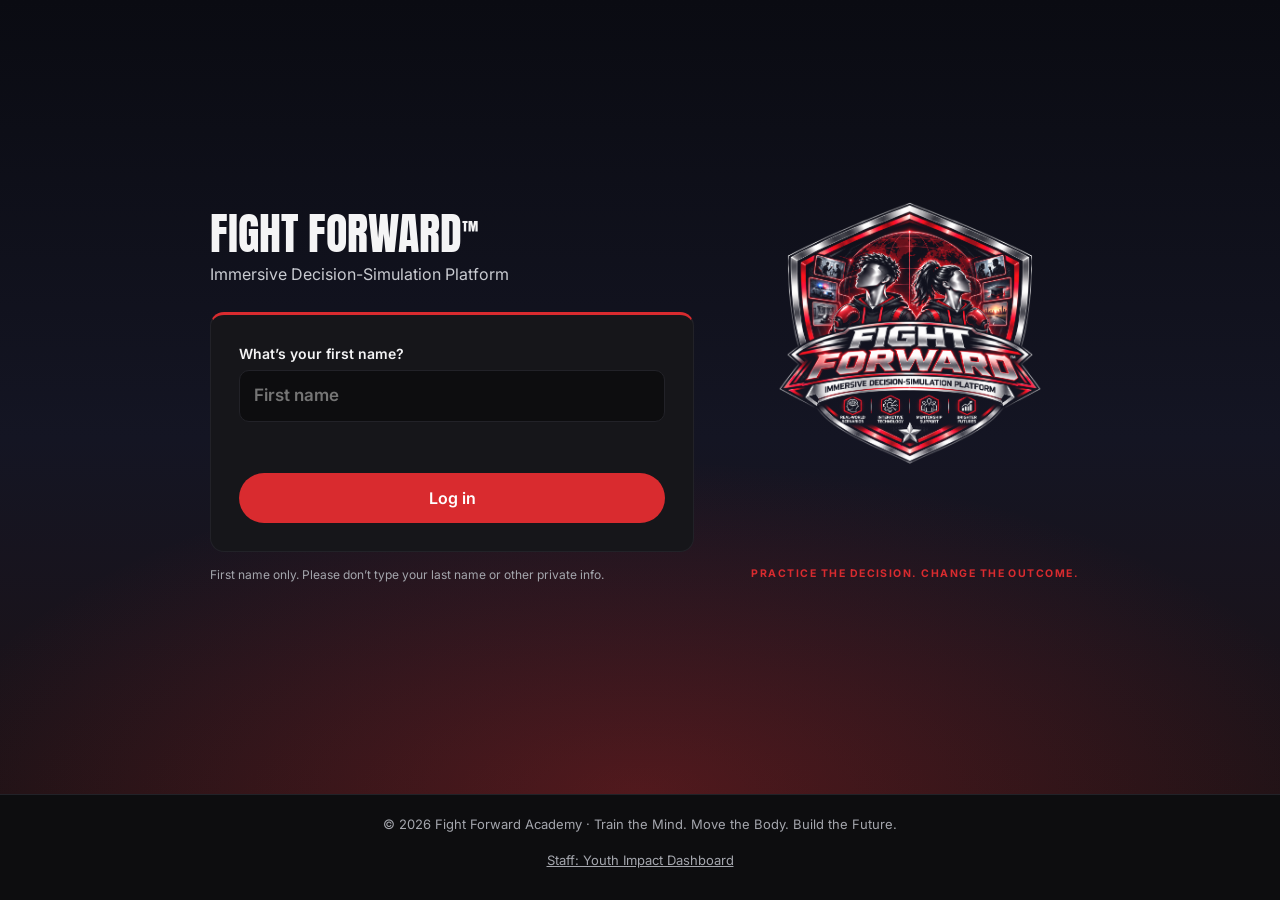
<file: index.html>
<!DOCTYPE html>
<html lang="en">
<head>
  <meta charset="UTF-8">
  <meta name="viewport" content="width=device-width, initial-scale=1, viewport-fit=cover">
  <title>Fight Forward · Log in</title>
  <meta name="description" content="Log in to Fight Forward. Train the mind. Move the body. Build the future.">
  <link rel="preconnect" href="https://fonts.googleapis.com">
  <link rel="preconnect" href="https://fonts.gstatic.com" crossorigin>
  <link href="https://fonts.googleapis.com/css2?family=Anton&family=Inter:wght@400;500;600;700&display=swap" rel="stylesheet">
  <link rel="stylesheet" href="assets/css/site.css">
  <style>
    footer .staff { display: inline-block; margin-top: 6px; padding: 10px 6px; color: var(--muted); text-decoration: underline; }
    footer .staff:hover { color: var(--text); }
    body { min-height: 100vh; min-height: 100dvh; display: flex; flex-direction: column; }
    #loginView, #welcome {
      flex: 1; display: grid; place-items: center;
      padding: clamp(24px, 6vw, 56px) var(--gutter);
      background:
        radial-gradient(ellipse 80% 60% at 50% 100%, rgba(217, 43, 47, 0.28), transparent 70%),
        linear-gradient(180deg, #0a0b12 0%, #141523 55%, #1d1216 100%);
    }
    .card { width: 100%; max-width: 860px; margin: 0 auto; text-align: center; }
    .layout {
      display: grid; grid-template-columns: 1fr minmax(240px, 320px); column-gap: clamp(24px, 5vw, 56px);
      grid-template-areas: "head logo" "form logo" "fine eyebrow";
      grid-template-rows: auto auto auto; align-items: start;
    }
    .head { grid-area: head; text-align: left; }
    form { grid-area: form; } .fine { grid-area: fine; text-align: left; }
    .logo { grid-area: logo; align-self: start; width: clamp(240px, 36vw, 400px); height: auto; margin: -8px auto 0; display: block; mix-blend-mode: screen; }
    .card .eyebrow { grid-area: eyebrow; margin: 14px 0 0; line-height: 1.5; align-self: start; }
    @media (max-width: 700px) {
      .layout { grid-template-columns: 1fr; grid-template-areas: "logo" "eyebrow" "head" "form" "fine"; }
      .logo { width: clamp(200px, 64vw, 280px); margin: 0 auto 12px; }
      .card .eyebrow { margin-bottom: 24px; }
    }
    #loginView h1 {
      font-family: "Anton", Impact, sans-serif; font-weight: 400; text-transform: uppercase;
      font-size: clamp(30px, 6vw, 44px); line-height: 1.05; margin: 0 0 6px;
    }
    #loginView h1 sup { font-size: 0.4em; vertical-align: super; }
    .card .eyebrow {
      display: block; text-align: center; white-space: nowrap;
      font-size: clamp(8px, 2.3vw, 10.5px); letter-spacing: 0.14em; padding-left: 0.14em;
    }
    .lede { color: var(--silver); margin: 0 0 26px; }

    form {
      text-align: left; display: grid; gap: 16px;
      background: var(--ink-2); border: 1px solid var(--ink-3); border-top: 3px solid var(--red);
      border-radius: var(--radius); padding: clamp(20px, 4vw, 28px);
    }
    label { display: grid; gap: 6px; font-weight: 600; font-size: 14px; }
    input, select {
      font: inherit; font-size: 17px; color: var(--text);
      background: var(--ink); border: 1px solid var(--ink-3); border-radius: 10px;
      padding: 12px 14px; width: 100%;
    }
    input:focus-visible, select:focus-visible { outline: 3px solid var(--red); outline-offset: 2px; }
    .hint { color: var(--muted); font-size: 12px; font-weight: 400; }
    .error { color: #ff8f92; font-size: 14px; margin: 0; min-height: 1.4em; }
    #loginView .btn { justify-content: center; font-size: 16px; padding: 13px 18px; }
    .fine { color: var(--muted); font-size: 12px; margin: 14px 0 0; }
    #welcome { text-align: center; position: relative; overflow: hidden; display: none; }
    body.live #welcome { display: grid; }
    body.signed-in #loginView { display: none; }
    #fx { position: absolute; inset: 0; width: 100%; height: 100%; pointer-events: none; }
    .inner { max-width: 720px; position: relative; z-index: 1; }
    #welcome h1 {
      font-family: "Anton", Impact, sans-serif; font-weight: 400; text-transform: uppercase;
      font-size: clamp(36px, 8vw, 76px); line-height: 1.04; margin: 0; text-wrap: balance;
    }
    #welcome h1 .name { color: var(--red); overflow-wrap: anywhere; text-shadow: 0 0 28px rgba(217,43,47,.7); }
    h2.ready { font-family: "Anton", Impact, sans-serif; font-weight: 400; text-transform: uppercase;
      font-size: clamp(22px, 4.5vw, 36px); margin: 10px 0 0; letter-spacing: .04em; color: var(--silver); }
    .trio { margin: 26px 0 0; font-family: "Anton", Impact, sans-serif; text-transform: uppercase;
      font-size: clamp(16px, 2.6vw, 22px); letter-spacing: .08em; line-height: 1.5; }
    .trio span { display: block; } .trio span:last-child { color: var(--red); }
    .welcome-to { margin: 22px 0 0; font-weight: 700; letter-spacing: .2em; font-size: 12px; color: var(--muted); text-transform: uppercase; }

    .check { margin-top: 28px; background: rgba(22,22,26,.8); border: 1px solid var(--ink-3); border-top: 3px solid var(--red);
      border-radius: var(--radius); padding: clamp(16px, 3vw, 24px); backdrop-filter: blur(6px); }
    .check h3 { margin: 0 0 12px; font-family: "Anton", Impact, sans-serif; font-weight: 400; text-transform: uppercase; font-size: 22px; letter-spacing: .04em; }
    .opts { display: flex; flex-wrap: wrap; gap: 10px; justify-content: center; margin: 0; padding: 0; list-style: none; }
    .opt { font: inherit; font-size: 15px; color: var(--text); background: var(--ink); border: 1px solid var(--ink-3);
      border-radius: 999px; padding: 10px 16px; cursor: pointer; min-height: 44px; }
    .opt:hover { border-color: var(--red); }
    .opt:focus-visible { outline: 3px solid var(--red); outline-offset: 2px; }
    .opt[aria-pressed="true"] { background: var(--red); border-color: var(--red); }
    #why { margin-top: 18px; }
    .loading { margin: 22px 0 0; font-family: "Anton", Impact, sans-serif; text-transform: uppercase; letter-spacing: .3em; font-size: 16px; color: var(--silver); animation: blink 1.2s ease-in-out infinite; }
    .loading[hidden] { display: none; }
    .opts.done .opt:not([aria-pressed="true"]) { opacity: .45; }
    .switch { display: block; margin-top: 18px; color: var(--muted); font-size: 13px; }

    /* Entrance: the breathing logo appears with the intro sound as soon as the student is logged in */
    #gate { position: fixed; inset: 0; z-index: 20; display: grid; place-items: center; align-content: center; gap: clamp(16px, 3.5vw, 28px); text-align: center; overflow: hidden;
      background: radial-gradient(circle at 50% 45%, #2a0f12 0%, #050506 70%); color: var(--text);
      transition: opacity .8s ease, transform .8s ease; }
    #gate img { mix-blend-mode: screen; width: clamp(240px, 56vw, 420px); height: auto; animation: pulse 1s ease-in-out infinite; }
    #gate .motto { margin: 0; max-width: 20em; padding: 0 var(--gutter); font-family: "Anton", Impact, sans-serif; text-transform: uppercase; text-wrap: balance;
      font-size: clamp(20px, 4.6vw, 32px); line-height: 1.2; letter-spacing: .05em; color: var(--text); }
    #gate .motto em { font-style: normal; color: var(--red); }
    #gate[hidden] { display: none; }
    /* The logo breathes with the intro sound for 5s, then the gate lifts */
    #gate.go { opacity: 0; transform: scale(1.4); pointer-events: none; }
    @keyframes pulse { 50% { transform: scale(1.16); filter: brightness(1.3) saturate(1.2); } }
    @keyframes blink { 50% { opacity: .35; } }

    .stage { opacity: 0; transform: translateY(24px) scale(.97); }
    body.live .stage { animation: rise .8s cubic-bezier(.2,.8,.2,1) forwards; animation-delay: calc(var(--i) * .45s + .3s); }
    @keyframes rise { to { opacity: 1; transform: none; } }
    body.live #welcome h1 .name { animation: glow 2.4s ease-in-out infinite; }
    @keyframes glow { 50% { text-shadow: 0 0 52px rgba(255,70,70,1); } }

    #sound[hidden] { display: none; }
    #sound { position: fixed; top: 12px; right: 12px; z-index: 30; font: inherit; font-size: 13px; color: var(--silver);
      background: rgba(22,22,26,.8); border: 1px solid var(--ink-3); border-radius: 999px; padding: 8px 14px; cursor: pointer; min-height: 40px; }
    @media (prefers-reduced-motion: reduce) { .stage { opacity: 1; transform: none; animation: none !important; } }
  </style>
  <link rel="icon" href="assets/img/favicon.svg" type="image/svg+xml">
  <link rel="icon" href="assets/img/favicon-32.png" type="image/png" sizes="32x32">
  <link rel="apple-touch-icon" href="assets/img/apple-touch-icon.png">
</head>
<body>
  <main id="loginView">
    <div class="card">
      <div class="layout">
        <div class="head">
          <h1>Fight Forward<sup>™</sup></h1>
          <p class="lede">Immersive Decision-Simulation Platform</p>
        </div>
        <form id="login" novalidate>
          <label id="name-box">
            What’s your first name?
            <input id="name" name="name" type="text" autocomplete="given-name" maxlength="20" required placeholder="First name">
          </label>
          <div id="code-box" hidden>
            <label>
              Your join code
              <input id="code" name="code" type="text" autocomplete="off" autocapitalize="characters" spellcheck="false" maxlength="12" placeholder="ABCD-EFGH">
            </label>
            <label>
              Your PIN
              <input id="pin" name="pin" type="password" inputmode="numeric" autocomplete="off" maxlength="12" placeholder="6 digits">
            </label>
          </div>
          <p class="error" id="error" role="alert"></p>
          <button class="btn" type="submit">Log in</button>
        </form>
        <p class="fine" id="fine">First name only. Please don’t type your last name or other private info.</p>
        <img class="logo" src="assets/badges/ff-logo-v2.png" alt="Fight Forward badge" width="1374" height="1145">
        <p class="eyebrow">Practice the decision. Change the outcome.</p>
      </div>
    </div>
  </main>

  <div id="gate" role="status" aria-label="Fight Forward" hidden>
    <img src="assets/badges/ff-logo-v2.png" alt="" width="1374" height="1145">
    <p class="motto">If you train your mind, <em>you own your future!</em></p>
  </div>
  <button id="sound" type="button" aria-pressed="true" hidden>🔊 Sound on</button>

  <main id="welcome">
    <canvas id="fx" aria-hidden="true"></canvas>
    <div class="inner">
      <h1 class="stage" style="--i:0">Welcome back, <span class="name" data-user-name>Champ</span>.</h1>
      <h2 class="ready stage" style="--i:1">Ready to Fight Forward?</h2>

      <section class="check stage" style="--i:2" aria-labelledby="feel-q">
        <h3 id="feel-q">How are you feeling today?</h3>
        <ul class="opts" id="feel"></ul>
        <div id="why" hidden>
          <h3 id="why-q">Why?</h3>
          <ul class="opts" id="why-opts"></ul>
        </div>
      </section>
      <p class="loading" id="loading" role="status" hidden>Loading your academy…</p>

      <div class="stage" style="--i:3">
        <p class="welcome-to">Welcome to Fight Forward™</p>
        <p class="trio"><span>Practice decisions.</span><span>Explore consequences.</span><span>Fight Forward.</span></p>
        <a class="switch" href="index.html?switch" data-signout="now">Not you? Log out</a>
      </div>
    </div>
  </main>

  <footer>
    © 2026 Fight Forward Academy · Train the Mind. Move the Body. Build the Future.
    <br><a class="staff" href="dashboard.html">Staff: Youth Impact Dashboard</a>
  </footer>

  <script src="assets/js/auth.js"></script>
  <script>
    const $ = s => document.querySelector(s);
    let user = null;

    // The same questions are asked again at the end of each session (goodbye.html).
    const FEELINGS = FFAuth.FEELINGS;
    let feeling = null, reason = null, leaving = false;

    function chips(list, onPick) {
      return list.map(item => {
        const li = document.createElement("li"), b = document.createElement("button");
        b.type = "button"; b.className = "opt"; b.setAttribute("aria-pressed", "false"); b.textContent = item.label || item;
        b.addEventListener("click", () => {
          if (leaving) return;
          li.parentNode.querySelectorAll(".opt").forEach(x => x.setAttribute("aria-pressed", "false"));
          b.setAttribute("aria-pressed", "true"); onPick(item); sfx.tick();
        });
        li.append(b); return li;
      });
    }
    $("#feel").replaceChildren(...chips(FEELINGS, f => {
      feeling = f; reason = null;
      $("#why-opts").replaceChildren(...chips(f.why, r => {
        reason = r; leaving = true;
        $("#why-opts").classList.add("done");
        FFAuth.logCheckin({ phase: "start", feeling: feeling.id, reason: reason.id });
        $("#loading").hidden = false;
        setTimeout(() => { location.href = "lobby.html"; }, 1100);
      }));
      $("#why").hidden = false;
    }));

    // ---------- Audio: synthesized (no files needed) + spoken greeting ----------
    let ctx = null, master = null, soundOn = true;
    function noiseBuffer(sec) {
      const b = ctx.createBuffer(1, ctx.sampleRate * sec, ctx.sampleRate), d = b.getChannelData(0);
      for (let i = 0; i < d.length; i++) d[i] = Math.random() * 2 - 1;
      return b;
    }
    const sfx = {
      tone(f, t, d, type = "sawtooth", v = 0.12, out = master) {
        if (!ctx || !soundOn) return;
        const o = ctx.createOscillator(), g = ctx.createGain(), at = ctx.currentTime + t;
        o.type = type; o.frequency.setValueAtTime(f, at);
        g.gain.setValueAtTime(0.0001, at);
        g.gain.exponentialRampToValueAtTime(v, at + 0.03);
        g.gain.exponentialRampToValueAtTime(0.0001, at + d);
        o.connect(g).connect(out); o.start(at); o.stop(at + d + 0.05);
      },
      // Riser into a heavy hit: noise sweep + rising saw, then sub boom, crack and a power chord.
      intro() {
        if (!ctx || !soundOn) return;
        const t0 = ctx.currentTime, hit = t0 + 3.9;
        // Everything in the intro goes through one bus that is silent by the time the logo lifts (5s)
        const bus = ctx.createGain(); bus.connect(master);
        bus.gain.setValueAtTime(1, t0 + 4.6); bus.gain.linearRampToValueAtTime(0.0001, t0 + 4.95);
        const n = ctx.createBufferSource(); n.buffer = noiseBuffer(5);
        const bp = ctx.createBiquadFilter(), ng = ctx.createGain();
        bp.type = "bandpass"; bp.Q.value = 1.2;
        bp.frequency.setValueAtTime(200, t0); bp.frequency.exponentialRampToValueAtTime(5000, hit);
        ng.gain.setValueAtTime(0.0001, t0); ng.gain.exponentialRampToValueAtTime(0.5, hit - 0.05); ng.gain.exponentialRampToValueAtTime(0.0001, hit + 0.15);
        n.connect(bp).connect(ng).connect(bus); n.start(t0); n.stop(hit + 0.2);

        const r = ctx.createOscillator(), rg = ctx.createGain();
        r.type = "sawtooth"; r.frequency.setValueAtTime(55, t0); r.frequency.exponentialRampToValueAtTime(880, hit);
        rg.gain.setValueAtTime(0.0001, t0); rg.gain.exponentialRampToValueAtTime(0.16, hit - 0.05); rg.gain.exponentialRampToValueAtTime(0.0001, hit + 0.1);
        r.connect(rg).connect(bus); r.start(t0); r.stop(hit + 0.15);

        const k = ctx.createOscillator(), kg = ctx.createGain();
        k.type = "sine"; k.frequency.setValueAtTime(140, hit); k.frequency.exponentialRampToValueAtTime(38, hit + 0.7);
        kg.gain.setValueAtTime(1, hit); kg.gain.exponentialRampToValueAtTime(0.0001, hit + 0.9);
        k.connect(kg).connect(bus); k.start(hit); k.stop(hit + 1);

        const c = ctx.createBufferSource(); c.buffer = noiseBuffer(1);
        const hp = ctx.createBiquadFilter(), cg = ctx.createGain();
        hp.type = "highpass"; hp.frequency.value = 1500;
        cg.gain.setValueAtTime(0.5, hit); cg.gain.exponentialRampToValueAtTime(0.0001, hit + 0.45);
        c.connect(hp).connect(cg).connect(bus); c.start(hit); c.stop(hit + 0.5);

        [110, 165, 220, 330].forEach(f => this.tone(f, 3.9, 0.9, "sawtooth", 0.09, bus));
        this.tone(55, 3.9, 0.9, "square", 0.1, bus);
      },
      tick() { this.tone(660, 0, 0.12, "triangle", 0.1); }
    };

    // Pick the most natural-sounding voice the device has (premium/neural voices first).
    function pickVoice() {
      const vs = (window.speechSynthesis ? speechSynthesis.getVoices() : []).filter(v => /^en/i.test(v.lang));
      const prefs = [/premium|enhanced|natural|neural/i, /samantha|ava|allison|evan|nathan|tom|aaron|nicky/i, /google us english/i, /en[-_]US/i];
      for (const re of prefs) { const v = vs.find(v => re.test(v.name) || re.test(v.lang)); if (v) return v; }
      return vs[0] || null;
    }
    if ("speechSynthesis" in window) speechSynthesis.addEventListener("voiceschanged", pickVoice);

    // Spoken in natural phrases with real pauses, not one flat sentence.
    function say(parts) {
      if (!soundOn || !("speechSynthesis" in window)) return;
      speechSynthesis.cancel();
      const voice = pickVoice();
      let i = 0;
      (function next() {
        if (i >= parts.length || !soundOn) return;
        const [text, pause = 250, rate = 1] = parts[i++];
        const u = new SpeechSynthesisUtterance(text);
        if (voice) { u.voice = voice; u.lang = voice.lang; }
        u.rate = rate; u.pitch = 1;
        u.onend = u.onerror = () => setTimeout(next, pause);
        speechSynthesis.speak(u);
      })();
    }
    $("#sound").addEventListener("click", e => {
      soundOn = !soundOn; e.currentTarget.setAttribute("aria-pressed", soundOn);
      e.currentTarget.textContent = soundOn ? "🔊 Sound on" : "🔇 Sound off";
      if (!soundOn && "speechSynthesis" in window) speechSynthesis.cancel();
    });

    // ---------- Sparks ----------
    function sparks() {
      const c = $("#fx"), g = c.getContext("2d"); let w, h;
      const size = () => { w = c.width = c.offsetWidth; h = c.height = c.offsetHeight; }; size(); addEventListener("resize", size);
      const ps = Array.from({ length: 60 }, () => ({ x: Math.random() * w, y: Math.random() * h, r: Math.random() * 2 + .5, v: Math.random() * .8 + .3 }));
      (function frame() {
        g.clearRect(0, 0, w, h);
        for (const p of ps) {
          p.y -= p.v; if (p.y < -5) { p.y = h + 5; p.x = Math.random() * w; }
          g.fillStyle = `rgba(255,${80 + p.r * 40 | 0},60,${0.25 + p.r / 5})`; g.beginPath(); g.arc(p.x, p.y, p.r, 0, 6.3); g.fill();
        }
        requestAnimationFrame(frame);
      })();
    }


    // Logo and intro sound start together; 5s later the logo lifts and the greeting is spoken.
    function startEntrance() {
      user = FFAuth.getUser();
      document.body.classList.add("signed-in");
      document.querySelectorAll("[data-user-name]").forEach(n => { n.textContent = user.name; });
      try {
        ctx = new (window.AudioContext || window.webkitAudioContext)();
        const comp = ctx.createDynamicsCompressor(); master = ctx.createGain(); master.gain.value = 0.9;
        master.connect(comp).connect(ctx.destination);
        // A returning visit has no click behind it, so the browser may hold the audio back until the first touch or key press.
        if (ctx.state === "suspended") {
          ctx.resume();
          const wake = () => ctx.resume();
          addEventListener("pointerdown", wake, { once: true }); addEventListener("keydown", wake, { once: true });
        }
      } catch (e) { ctx = null; }
      $("#gate").hidden = false; $("#sound").hidden = false;
      sfx.intro();
      setTimeout(() => {
        $("#gate").classList.add("go"); document.body.classList.add("live");
        setTimeout(() => $("#gate").remove(), 900);
        say([
          [`Welcome back ${user.name}.`, 350, 0.95],
          ["Are you ready to Fight Forward?", 1300, 0.95],
          ["How are you feeling today?", 0, 0.95]
        ]);
        if (!matchMedia("(prefers-reduced-motion: reduce)").matches) sparks();
      }, 5000);
    }

    // Already logged in on this device: straight to the breathing logo. The login page only shows when signed out.
    // With a server, the sign-in is the join code and PIN from the student's card; a session that has expired shows the form again.
    const useCode = FFAuth.serverMode();
    if (useCode) {
      $("#name-box").hidden = true; $("#name").required = false; $("#code-box").hidden = false;
      $("#fine").textContent = "Use the join code and PIN on your card. Don’t share your PIN. Lost it? Ask your mentor.";
    }
    const cur = FFAuth.getUser();
    if (cur && !(cur.server && !FFAuth.getToken()) && !location.search.includes("switch")) startEntrance();

    $("#login").addEventListener("submit", async e => {
      e.preventDefault();
      const error = $("#error"); error.textContent = "";
      if (useCode) {
        const code = $("#code").value.trim(), pin = $("#pin").value.trim();
        if (!code || !pin) { error.textContent = "Type your join code and PIN to log in."; return (code ? $("#pin") : $("#code")).focus(); }
        const btn = e.target.querySelector("button[type=submit]"); btn.disabled = true;
        try { await FFAuth.signInWithCode(code, pin); }
        catch (er) { error.textContent = er.message; btn.disabled = false; $("#pin").value = ""; return; }
        $("#pin").value = "";
        FFAuth.logEvent("page_view", { page: "welcome" });
        return startEntrance();
      }
      const name = $("#name").value;
      if (!name.trim()) { error.textContent = "Type your first name to log in."; $("#name").focus(); return; }
      FFAuth.signIn(name);
      FFAuth.logEvent("page_view", { page: "welcome" });
      startEntrance();   // same click, so the browser lets the sound play right away
    });
  </script>
</body>
</html>
</file>
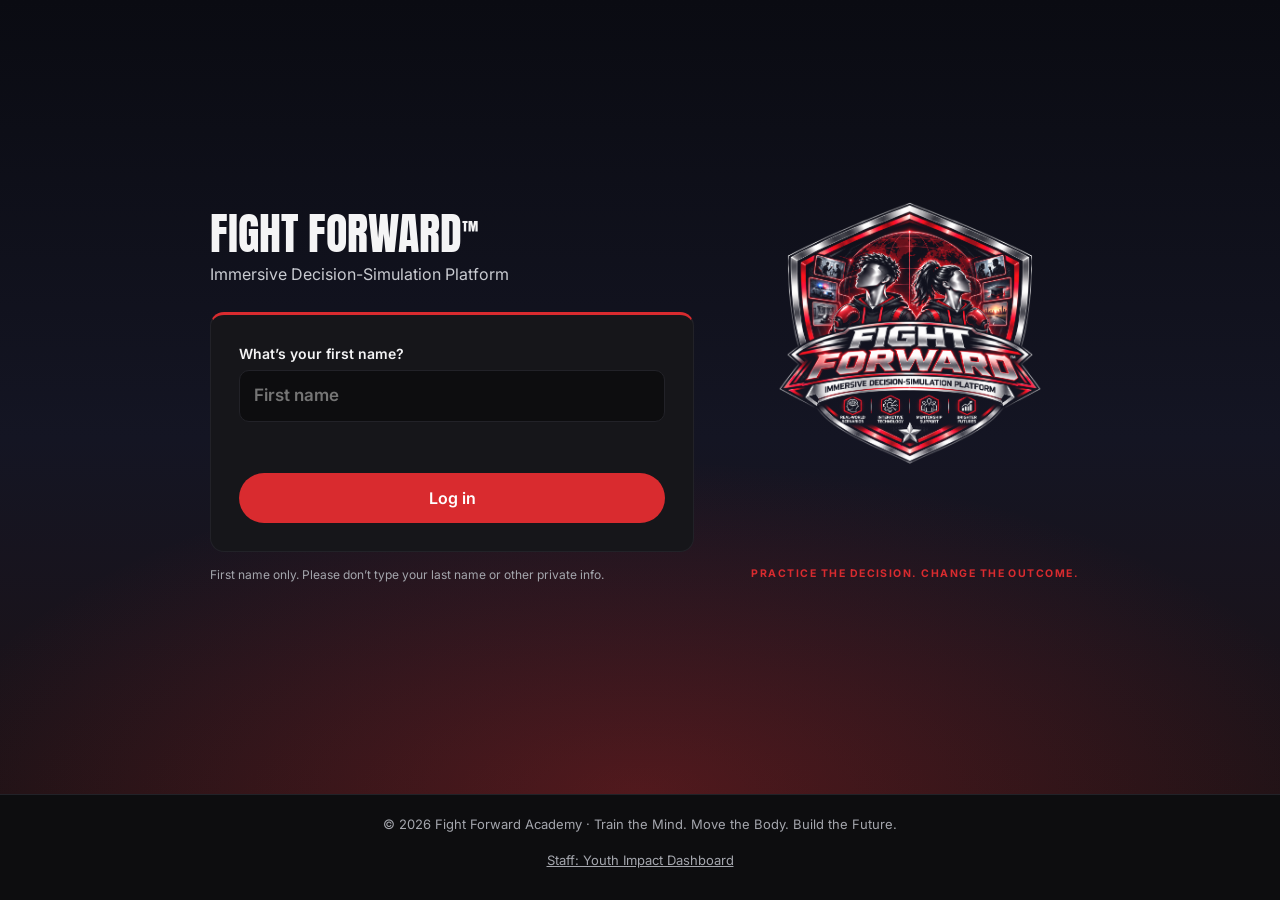
<file: bring-it-to-the-ring.html>
<!DOCTYPE html>
<html lang="en">
<head>
  <meta charset="UTF-8">
  <meta name="viewport" content="width=device-width, initial-scale=1, viewport-fit=cover">
  <title>Bring It to the Ring · Fight Forward Academy</title>
  <meta name="description" content="Step in and face today's topic. Open, honest talk about real life.">
  <link rel="preconnect" href="https://fonts.googleapis.com">
  <link rel="preconnect" href="https://fonts.gstatic.com" crossorigin>
  <link href="https://fonts.googleapis.com/css2?family=Anton&family=Inter:wght@400;500;600;700&display=swap" rel="stylesheet">
  <link rel="stylesheet" href="assets/css/site.css">
  <link rel="stylesheet" href="assets/css/paths.css">
  <link rel="stylesheet" href="assets/css/leadership.css">
  <style>

    /* ---------- Walk to the ring ---------- */
    .walk { position: relative; overflow: hidden; border-radius: var(--radius); border: 1px solid var(--ink-3);
      height: clamp(240px, 42vw, 360px);
      background: radial-gradient(ellipse 60% 70% at 70% 45%, rgba(255,255,255,.16), transparent 70%), linear-gradient(#10111a 0 68%, #1b1b22 68% 100%); }
    .walk::after { content: ""; position: absolute; left: 0; right: 0; top: 68%; height: 2px; background: rgba(255,255,255,.12); }
    .ring-art { position: absolute; right: 4%; bottom: 32%; width: clamp(150px, 34%, 300px); }
    .boxer { position: absolute; bottom: 30%; left: -12%; width: clamp(52px, 10vw, 90px); animation: walk 5.5s ease-in-out forwards; }
    .boxer svg, .ring-art svg { width: 100%; height: auto; display: block; }
    .boxer .bob { animation: bob .55s ease-in-out infinite alternate; transform-origin: 50% 100%; }
    .opp { position: absolute; right: calc(4% + clamp(36px, 8%, 70px)); bottom: 36%; width: clamp(44px, 8vw, 76px); opacity: 0; animation: appear 1.6s ease 3.2s forwards; }
    .opp svg { width: 100%; height: auto; display: block; }
    .opp-name { position: absolute; right: 4%; top: 12%; width: clamp(150px, 34%, 300px); text-align: center; opacity: 0; animation: appear 1.2s ease 3.6s forwards;
      font-family: "Anton", Impact, sans-serif; text-transform: uppercase; font-size: clamp(22px, 4.6vw, 44px); line-height: 1; color: #fff; text-shadow: 0 0 22px rgba(217,43,47,.9); }
    .opp-name small { display: block; font-family: "Inter", sans-serif; font-size: 11px; letter-spacing: .22em; color: var(--red); margin-bottom: 6px; text-shadow: none; }
    @keyframes walk { to { left: 38%; } }
    @keyframes bob { to { transform: translateY(-6px); } }
    @keyframes appear { to { opacity: 1; } }
    .walk-cta { text-align: center; margin: 18px 0 0; }

    /* ---------- Discussion ---------- */
    .room-top { display: flex; justify-content: space-between; align-items: center; gap: 12px; flex-wrap: wrap; margin-bottom: 14px; }
    .room h2 { font-family: "Anton", Impact, sans-serif; font-weight: 400; font-size: clamp(26px, 4vw, 40px); text-transform: uppercase; margin: 0; }
    .room h2 span { color: var(--red); }
    .starter { background: var(--ink); border-left: 4px solid var(--red); border-radius: 0 12px 12px 0; padding: 14px 16px; margin: 0 0 16px; }
    .starter b { display: block; font-size: 12px; letter-spacing: .14em; text-transform: uppercase; color: var(--red); margin-bottom: 4px; }
    .starter p { margin: 0; font-size: 17px; }
    .starters { display: flex; flex-wrap: wrap; gap: 8px; margin: 0 0 16px; }
    .thread { list-style: none; margin: 0 0 16px; padding: 0; display: grid; gap: 10px; max-height: 420px; overflow-y: auto; }
    .msg { background: var(--ink); border: 1px solid var(--ink-3); border-radius: 12px; padding: 10px 14px; }
    .msg.coach { border-color: var(--red); }
    .msg header { display: flex; justify-content: space-between; gap: 10px; font-size: 12px; color: var(--muted); margin-bottom: 2px; }
    .msg header b { color: var(--text); }
    .msg p { margin: 0; overflow-wrap: anywhere; }
    .empty { color: var(--muted); margin: 0 0 16px; }
    .compose { display: grid; gap: 10px; }
    .compose-row { display: flex; flex-wrap: wrap; gap: 10px; justify-content: space-between; align-items: center; }
    .hint { font-size: 12px; color: var(--muted); }
    .care { background: var(--ink); border: 1px solid var(--red); border-radius: 12px; padding: 14px 16px; margin: 0 0 16px; }
    .care p { margin: 0 0 6px; } .care p:last-child { margin: 0; }
    .care a { color: #fff; font-weight: 600; }
    .lead { border-top: 1px solid var(--ink-3); margin: 0 0 16px; padding-top: 14px; display: grid; gap: 10px; }
    .lead[data-on="true"] { border-top-color: var(--red); }
    .lead-tools { display: grid; gap: 10px; }
    .ask { display: grid; grid-template-columns: 1fr auto; gap: 10px; align-items: end; }
    .ask label { grid-column: 1 / -1; }
    @media (max-width: 480px) { .ask { grid-template-columns: 1fr; } }
    .foot { margin-top: 14px; font-size: 13px; color: var(--muted); }
    .foot button { font: inherit; font-size: 13px; color: var(--muted); background: none; border: 0; cursor: pointer; text-decoration: underline; padding: 6px 0; }
  </style>
  <link rel="icon" href="assets/img/favicon.svg" type="image/svg+xml">
  <link rel="icon" href="assets/img/favicon-32.png" type="image/png" sizes="32x32">
  <link rel="apple-touch-icon" href="assets/img/apple-touch-icon.png">
</head>
<body class="themed intro-on bg-path03">
  <button id="intro" type="button" aria-label="Skip intro"><span>Tap to skip</span></button>
  <a class="skip" href="#main">Skip to the ring</a>
  <header class="topbar">
    <a class="brand" href="lobby.html" aria-label="Fight Forward Academy lobby"><span class="brand-mark" aria-hidden="true">FF</span>Fight Forward</a>
    <div class="user">
      <span class="user-name" data-user-greeting>Welcome back</span>
      <span class="avatar" aria-hidden="true" data-user-initial>F</span>
      <a class="signout" href="index.html" data-signout>Log out</a>
    </div>
  </header>

  <main class="wrap" id="main">
    <div class="page-head">
      <div class="page-badge"><img src="assets/badges/ring-sq.png" alt="" width="1000" height="1000"></div>
      <div>
        <a class="back" href="lobby.html"><svg width="14" height="14" viewBox="0 0 14 14" aria-hidden="true"><path d="M12 7H3M7 3L3 7l4 4" stroke="currentColor" stroke-width="2" fill="none" stroke-linecap="round" stroke-linejoin="round"/></svg>Back to the lobby</a>
        <p class="eyebrow">Path 03</p>
        <h1>Bring it to the <span>Ring</span></h1>
        <p>Step in and face today’s topic. This is where we have open, honest talk about real life.</p>
      </div>
    </div>

    <section class="block" id="walk" aria-labelledby="walk-title">
      <h2 class="section-title" id="walk-title">Walk to the ring</h2>
      <p class="section-sub">Every session, you face a new opponent. Today’s opponent is the topic.</p>
      <div class="walk" role="img" id="walk-art">
        <div class="ring-art" aria-hidden="true">
          <svg viewBox="0 0 300 150"><path d="M10 140 L50 30 H250 L290 140 Z" fill="#14141b" stroke="#d92b2f" stroke-width="3"/><path d="M28 100 H272 M36 70 H264 M44 46 H256" stroke="#fff" stroke-width="3" opacity=".8"/><path d="M50 30 V140 M250 30 V140" stroke="#d92b2f" stroke-width="4"/></svg>
        </div>
        <div class="opp" aria-hidden="true"><svg viewBox="0 0 60 120"><circle cx="30" cy="16" r="13" fill="#000"/><path d="M12 36 Q30 28 48 36 L52 84 H8 Z M16 84 L14 118 H28 L30 92 L32 118 H46 L44 84 Z" fill="#000"/></svg></div>
        <div class="opp-name" aria-hidden="true"><small>Today’s opponent</small><span id="opp-name">Topic</span></div>
        <div class="boxer" aria-hidden="true"><div class="bob"><svg viewBox="0 0 60 120"><circle cx="30" cy="16" r="12" fill="#e0ac69"/><path d="M18 8 Q30 -2 42 8 L42 12 H18 Z" fill="#d92b2f"/><path d="M12 36 Q30 28 48 36 L52 84 H8 Z" fill="#d92b2f"/><circle cx="10" cy="60" r="9" fill="#fff"/><circle cx="50" cy="60" r="9" fill="#fff"/><path d="M12 84 H48 L46 118 H32 L30 92 L28 118 H14 Z" fill="#16161a" stroke="#fff" stroke-width="1.5"/></svg></div></div>
      </div>
      <p class="walk-cta"><button class="btn" type="button" id="enter">Step into the ring</button></p>
    </section>

    <section class="block" id="lab" aria-labelledby="lab-title">
      <h2 class="section-title" id="lab-title">Leadership Lab</h2>
      <p class="section-sub">Discover your strengths. Develop them. Show them. Grow. Every student can lead, loud or quiet.</p>
      <div class="card" id="lab-root"></div>
    </section>

    <section class="block room" id="room" hidden aria-labelledby="room-title">
      <div class="room-top">
        <h2 id="room-title" tabindex="-1">Ring talk: <span id="room-topic">Topic</span></h2>
        <button class="btn btn-ghost" type="button" id="leave">Leave the ring</button>
      </div>
      <p class="notice"><span><strong>Heads up:</strong> this space is watched over to keep everyone safe. If a message sounds like someone could get hurt, a safety adult is notified so they can check in and help. Be real, be respectful.</span></p>
      <div class="card">
        <div class="starter"><b id="starter-who">Coach asks</b><p id="starter"></p></div>
        <div class="starters" id="starters" role="group" aria-label="More questions"></div>
        <div class="lead" id="lead" data-on="false">
          <button class="btn btn-ghost" type="button" id="lead-toggle" aria-pressed="false">Lead this round</button>
          <p class="hint" id="lead-hint">Leading means you choose the questions and invite others to share. Tap a question above to ask it, or write your own.</p>
          <div class="lead-tools" id="lead-tools" hidden>
            <form class="ask" id="ask-form">
              <label for="ask-text" class="hint">Ask the group your own question</label>
              <input type="text" id="ask-text" maxlength="140" placeholder="Write a question...">
              <button class="btn btn-ghost" type="submit">Ask</button>
            </form>
            <button class="btn btn-ghost" type="button" id="invite">I invited someone to share</button>
            <p class="hint" id="lead-count" aria-live="polite"></p>
          </div>
        </div>
        <div class="care" id="care" hidden role="alert"></div>
        <ul class="thread" id="thread" aria-live="polite"></ul>
        <p class="empty" id="empty">Nobody has spoken yet. Be the first to throw a punch (with words).</p>
        <form class="compose" id="form">
          <label for="text" class="hint">What’s your take?</label>
          <textarea id="text" maxlength="500" placeholder="Say what you really think..."></textarea>
          <div class="compose-row"><span class="hint" id="left">500 characters left</span><button class="btn" type="submit">Post to the ring</button></div>
        </form>
        <div class="foot"><span>Saved on this device for now.</span> <button type="button" id="clear">Clear this thread</button></div>
      </div>
    </section>
  </main>

  <footer>© 2026 Fight Forward Academy · Train the Mind. Move the Body. Build the Future.</footer>

  <script src="assets/js/intro.js"></script>
  <script src="assets/js/auth.js"></script>
  <script src="assets/js/content.js"></script>
  <script src="assets/js/leadership.js"></script>
  <script>
    const user = FFAuth.requireUser();
    const $ = s => document.querySelector(s);
    function el(tag, attrs = {}, ...kids) {
      const n = document.createElement(tag);
      for (const [k, v] of Object.entries(attrs)) {
        if (v == null) continue;
        if (k.startsWith("on")) n.addEventListener(k.slice(2), v); else n.setAttribute(k, v);
      }
      n.append(...kids); return n;
    }

    // ---------- Today's topic ----------
    const MONTHS = window.FF_CONTENT.MONTHS;
    const curMonth = new Date().toLocaleString("en-US", { month: "long" });
    const topic = (MONTHS.find(m => m.name === curMonth) || MONTHS[0]).topic;
    $("#opp-name").textContent = topic;
    $("#room-topic").textContent = topic;
    $("#walk-art").setAttribute("aria-label", `A boxer walks to the ring. Waiting on the other side is an outline of today's opponent: ${topic}.`);

    // Starter questions are written by the team; unknown topics fall back to the general set.
    const QUESTIONS = {
      Communication: ["Tell about a time words got misunderstood. What happened?", "What’s the hardest thing to say out loud, and why?", "How do you know when someone is really listening?"],
      Bullying: ["What does bullying look like where you are? What do people miss?", "What would make it easier to speak up when you see it?", "What can a friend do that actually helps?"],
      general: ["What’s one thing about this topic you wish adults understood?", "What’s something about this topic you’ve seen with your own eyes?", "What advice would you give a younger kid about this?"]
    };
    const questions = QUESTIONS[topic] || QUESTIONS.general;
    let qi = 0, own = null;   // own = a question the student wrote while leading
    const currentQuestion = () => own || questions[qi];
    function renderStarters() {
      $("#starter").textContent = currentQuestion();
      $("#starter-who").textContent = own ? "You ask" : "Coach asks";
      $("#starters").replaceChildren(...questions.map((q, i) => el("button", { class: "pill", type: "button", "aria-pressed": String(!own && i === qi),
        onclick: () => { qi = i; own = null; renderStarters(); if (leading) introduced("picked"); } }, `Question ${i + 1}`)));
    }

    // ---------- Events ----------
    // Only counts and sources are sent: never what anyone wrote, and nothing that marks a post as flagged for safety.
    // Time is capped at an hour so a forgotten open tab does not count as hours of leading.
    let inRing = null, leading = null;
    const secsSince = t => Math.min(3600, Math.round((Date.now() - t) / 1000));
    function introduced(source) {
      leading.questions++;
      FFAuth.logEvent("question_introduced", { topic, source });   // source: "picked" or "written"
      renderLead();
    }
    function startLeading() {
      leading = { startedAt: Date.now(), questions: 0, invites: 0 };
      FFAuth.logEvent("facilitate_start", { topic });
      renderLead();
    }
    function stopLeading(reason) {
      if (!leading) return;
      const l = leading; leading = null;
      FFAuth.logEvent("facilitate_end", { topic, secs: secsSince(l.startedAt), questions: l.questions, invitations: l.invites, reason });
      own = null; renderStarters(); renderLead();
    }
    function leaveRing(reason) {
      stopLeading(reason);
      if (!inRing) return;
      const t = inRing; inRing = null;
      FFAuth.logEvent("ring_leave", { topic, secs: secsSince(t), reason });
    }
    function renderLead() {
      const on = !!leading;
      $("#lead").dataset.on = String(on);
      $("#lead-toggle").setAttribute("aria-pressed", String(on));
      $("#lead-toggle").textContent = on ? "Stop leading" : "Lead this round";
      $("#lead-hint").hidden = on; $("#lead-tools").hidden = !on;
      if (on) $("#lead-count").textContent = `This round: ${leading.questions} question${leading.questions === 1 ? "" : "s"} asked, ${leading.invites} invitation${leading.invites === 1 ? "" : "s"}.`;
    }
    $("#lead-toggle").addEventListener("click", () => (leading ? stopLeading("stopped") : startLeading()));
    $("#ask-form").addEventListener("submit", e => {
      e.preventDefault();
      const text = $("#ask-text").value.replace(/\s+/g, " ").trim();
      if (!text || !leading) return;
      own = text; $("#ask-text").value = "";
      renderStarters(); introduced("written");
    });
    $("#invite").addEventListener("click", () => {
      if (!leading) return;
      leading.invites++;
      FFAuth.logEvent("invite_sent", { topic });
      renderLead();
    });
    addEventListener("pagehide", () => { leaveRing("page_closed"); FFAuth.flush(true); });

    // ---------- Storage (this device only, per student) ----------
    const TKEY = `ff.ring.thread.v1:${user.id}:${curMonth}`;
    const SKEY = "ff.safety.queue.v1"; // stand-in for the safety adult's inbox until there is a server
    const read = (k, d) => { try { return JSON.parse(localStorage.getItem(k)) || d; } catch (e) { return d; } };
    const write = (k, v) => { try { localStorage.setItem(k, JSON.stringify(v)); } catch (e) { /* storage unavailable */ } };
    const thread = read(TKEY, []);

    // ---------- Safety check ----------
    // Plain keyword screen. It only catches obvious language and is a first pass, not a replacement for the safety adult.
    const SELF = /\b(kill myself|suicide|suicidal|want to die|end it all|hurt myself|cut myself|self[- ]?harm)\b/i;
    const OTHERS = /\b(kill (him|her|them|you)|gonna kill|going to kill|shoot (him|her|them|you|up)|bring a (gun|knife|weapon)|stab (him|her|them|you)|bomb|beat (him|her|them) up)\b/i;
    const ABUSE = /\b(touches me|touched me|hits me|beats me|afraid to go home|not safe at home)\b/i;
    function screen(text) {
      if (SELF.test(text)) return "self";
      if (OTHERS.test(text)) return "others";
      if (ABUSE.test(text)) return "abuse";
      return null;
    }
    function showCare(kind) {
      const care = $("#care");
      const lines = {
        self: "It sounds like you might be hurting. You matter, and you don’t have to carry this alone.",
        others: "That sounds serious. Talk to a safety adult right now so everyone stays safe.",
        abuse: "Thank you for trusting us with that. You deserve to be safe, and a trusted adult can help."
      };
      care.replaceChildren(
        el("p", {}, el("strong", {}, "A safety adult has been notified and will check in with you. "), lines[kind]),
        el("p", {}, "Want to talk right now? ", el("a", { href: "coaching-corner.html" }, "Go to the Coaching Corner"), "."),
        el("p", {}, "In the US you can call or text ", el("a", { href: "tel:988" }, "988"), " any time. If you’re in danger, call ", el("a", { href: "tel:911" }, "911"), "."));
      care.hidden = false;
    }

    // ---------- Render ----------
    function render() {
      $("#empty").hidden = thread.length > 0;
      $("#thread").hidden = thread.length === 0;
      $("#thread").replaceChildren(...thread.map(m => el("li", { class: "msg" },
        el("header", {}, el("b", {}, m.name), el("span", {}, new Date(m.at).toLocaleString([], { month: "short", day: "numeric", hour: "numeric", minute: "2-digit" }))),
        el("p", {}, m.text))));
      const t = $("#thread"); t.scrollTop = t.scrollHeight;
    }

    $("#text").addEventListener("input", e => { $("#left").textContent = `${500 - e.target.value.length} characters left`; });
    $("#form").addEventListener("submit", e => {
      e.preventDefault();
      const text = $("#text").value.replace(/\s+/g, " ").trim();
      if (!text) return;
      const entry = { name: user.name, text, q: currentQuestion(), at: new Date().toISOString() };
      thread.push(entry); write(TKEY, thread);
      FFAuth.logEvent("ring_post", { topic, leading: !!leading });
      const kind = screen(text);
      if (kind) {
        const q = read(SKEY, []);
        q.push({ student: user.id, name: user.name, source: "ring", topic, kind, text, at: entry.at, status: "new" });
        write(SKEY, q); showCare(kind);
      } else $("#care").hidden = true;
      $("#text").value = ""; $("#left").textContent = "500 characters left";
      render();
    });
    $("#clear").addEventListener("click", () => {
      if (!confirm("Clear this thread on this device?")) return;
      thread.length = 0; try { localStorage.removeItem(TKEY); } catch (e) { /* storage unavailable */ } render();
    });

    // ---------- Flow ----------
    function enter() {
      $("#walk").hidden = true; $("#lab").hidden = true; $("#room").hidden = false;
      if (!inRing) { inRing = Date.now(); FFAuth.logEvent("ring_enter", { topic }); }
      $("#room-title").focus({ preventScroll: true }); window.scrollTo({ top: 0, behavior: "smooth" });
    }
    $("#enter").addEventListener("click", enter);
    $("#leave").addEventListener("click", () => { leaveRing("left_ring"); $("#room").hidden = true; $("#walk").hidden = false; $("#lab").hidden = false; $("#care").hidden = true; window.scrollTo({ top: 0 }); });

    renderStarters(); renderLead(); render();
  </script>
</body>
</html>
</file>
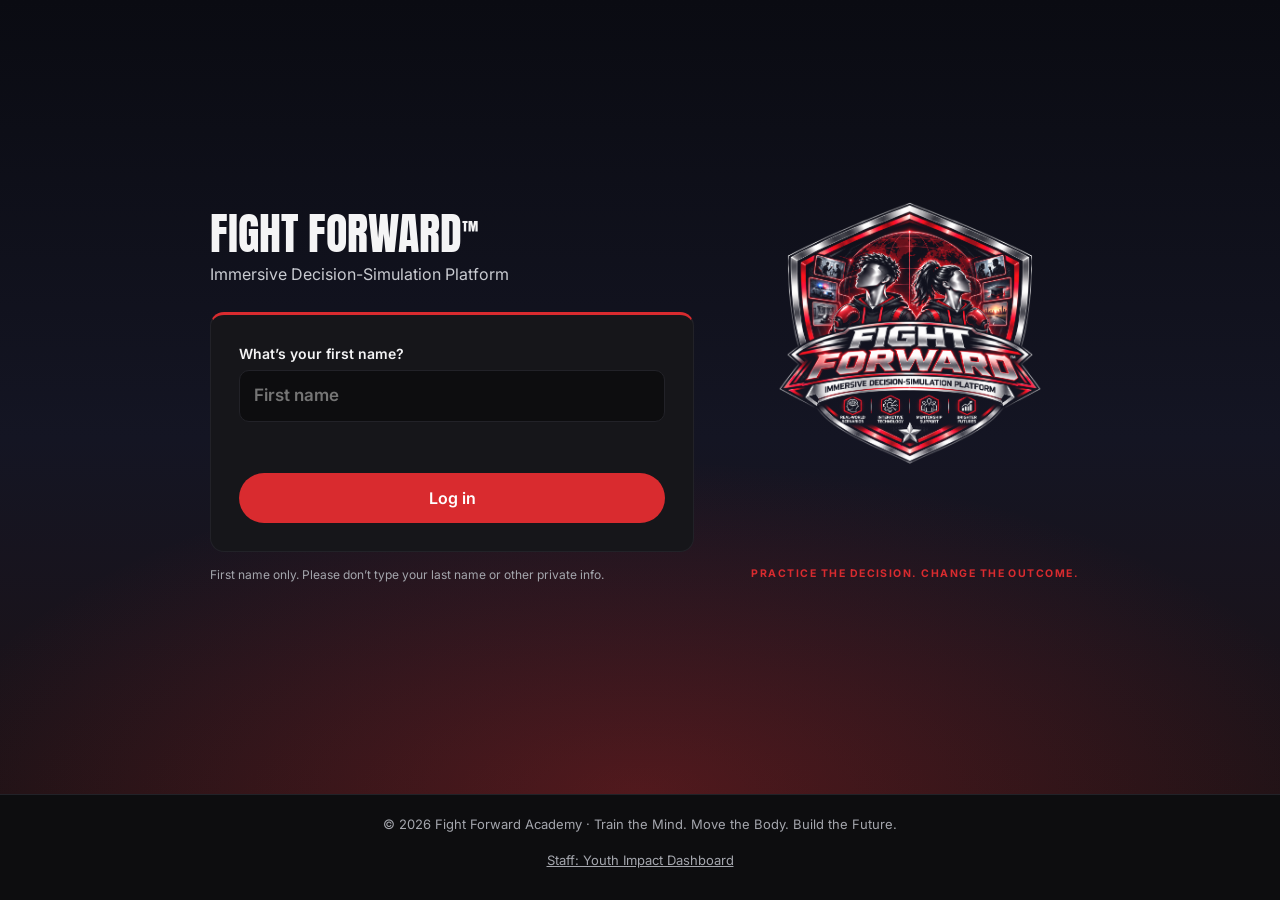
<file: coaching-corner.html>
<!DOCTYPE html>
<html lang="en">
<head>
  <meta charset="UTF-8">
  <meta name="viewport" content="width=device-width, initial-scale=1, viewport-fit=cover">
  <title>Coaching Corner · Fight Forward Academy</title>
  <meta name="description" content="Questions about a lesson, or something private? Talk with a safety adult.">
  <link rel="preconnect" href="https://fonts.googleapis.com">
  <link rel="preconnect" href="https://fonts.gstatic.com" crossorigin>
  <link href="https://fonts.googleapis.com/css2?family=Anton&family=Inter:wght@400;500;600;700&display=swap" rel="stylesheet">
  <link rel="stylesheet" href="assets/css/site.css">
  <link rel="stylesheet" href="assets/css/paths.css">
  <style>
    .urgent { display: flex; flex-wrap: wrap; gap: 12px 18px; align-items: center; justify-content: space-between;
      background: #1c1113; border: 1px solid var(--red); border-radius: var(--radius); padding: 14px 18px; margin-bottom: clamp(24px, 4vw, 36px); }
    .urgent p { margin: 0; max-width: 40em; }
    .urgent a.btn { white-space: nowrap; }
    .urgent-links { display: flex; gap: 10px; flex-wrap: wrap; }
    .topics { display: grid; grid-template-columns: repeat(3, 1fr); gap: 12px; margin: 0 0 18px; padding: 0; list-style: none; }
    .topics .tile h3 { font-size: 20px; }
    .topics .tile[aria-pressed="true"] { border-color: var(--red); background: #1c1113; }
    form.card { display: grid; gap: 12px; }
    label { font-weight: 600; font-size: 14px; }
    .row { display: flex; flex-wrap: wrap; gap: 10px; justify-content: space-between; align-items: center; }
    .hint { font-size: 12px; color: var(--muted); font-weight: 400; }
    .check { display: flex; gap: 10px; align-items: flex-start; font-weight: 400; font-size: 14px; color: var(--silver); }
    .check input { width: 20px; height: 20px; margin-top: 2px; accent-color: var(--red); flex: none; }
    .sent { border-left: 4px solid var(--red); background: var(--ink); border-radius: 0 12px 12px 0; padding: 14px 16px; }
    .sent p { margin: 0 0 4px; }
    .convo { list-style: none; margin: 0; padding: 0; display: grid; gap: 10px; }
    .msg { background: var(--ink); border: 1px solid var(--ink-3); border-radius: 12px; padding: 10px 14px; }
    .msg header { display: flex; flex-wrap: wrap; justify-content: space-between; gap: 4px 10px; font-size: 12px; color: var(--muted); margin-bottom: 2px; }
    .msg header b { color: var(--text); }
    .msg .tag { color: var(--red); font-weight: 700; letter-spacing: .08em; text-transform: uppercase; }
    .msg p { margin: 0; overflow-wrap: anywhere; }
    .status { font-size: 12px; color: var(--muted); margin-top: 4px; }
    .empty { color: var(--muted); margin: 0; }
    .foot { margin-top: 14px; font-size: 13px; color: var(--muted); }
    .foot button { font: inherit; font-size: 13px; color: var(--muted); background: none; border: 0; cursor: pointer; text-decoration: underline; padding: 6px 0; }
    @media (max-width: 700px) { .topics { grid-template-columns: 1fr; } }
  </style>
  <link rel="icon" href="assets/img/favicon.svg" type="image/svg+xml">
  <link rel="icon" href="assets/img/favicon-32.png" type="image/png" sizes="32x32">
  <link rel="apple-touch-icon" href="assets/img/apple-touch-icon.png">
</head>
<body class="themed intro-on bg-path04">
  <button id="intro" type="button" aria-label="Skip intro"><span>Tap to skip</span></button>
  <a class="skip" href="#ask">Skip to ask a question</a>
  <header class="topbar">
    <a class="brand" href="lobby.html" aria-label="Fight Forward Academy lobby"><span class="brand-mark" aria-hidden="true">FF</span>Fight Forward</a>
    <div class="user">
      <span class="user-name" data-user-greeting>Welcome back</span>
      <span class="avatar" aria-hidden="true" data-user-initial>F</span>
      <a class="signout" href="index.html" data-signout>Log out</a>
    </div>
  </header>

  <div class="bg-hero" aria-hidden="true"></div>

  <main class="wrap">
    <div class="page-head">
      <div class="page-badge"><img src="assets/badges/coaching-sq.png" alt="" width="1000" height="1000"></div>
      <div>
        <a class="back" href="lobby.html"><svg width="14" height="14" viewBox="0 0 14 14" aria-hidden="true"><path d="M12 7H3M7 3L3 7l4 4" stroke="currentColor" stroke-width="2" fill="none" stroke-linecap="round" stroke-linejoin="round"/></svg>Back to the lobby</a>
        <p class="eyebrow">Path 04</p>
        <h1>Coaching <span>Corner</span></h1>
        <p>Questions about a lesson? Something private? In trouble? Talk with a safety adult. Every fighter needs someone in their corner.</p>
      </div>
    </div>

    <div class="urgent" role="region" aria-label="If you are in danger">
      <p><strong>In danger or need help right now?</strong> Don’t wait for a reply here. Tell a trusted adult near you, or reach out below. It’s free and always open.</p>
      <div class="urgent-links">
        <a class="btn" href="tel:911">Call 911</a>
        <a class="btn" href="tel:988">Call or text 988</a>
      </div>
    </div>

    <section class="block" id="ask" aria-labelledby="ask-title">
      <h2 class="section-title" id="ask-title">What do you need?</h2>
      <p class="section-sub">Pick the one that fits best. You can always send another.</p>
      <ul class="topics" id="topics"></ul>

      <p class="notice"><span><strong>Please know:</strong> everything you send here is recorded and kept to protect both you and the safety adult. Only the safety team can read it. If you share that you or someone else could get hurt, the adult has to act to keep people safe.</span></p>

      <form class="card" id="form">
        <label for="text" id="prompt">Your message</label>
        <textarea id="text" maxlength="1000" required placeholder=""></textarea>
        <div class="row"><span class="hint" id="left">1000 characters left</span></div>
        <label class="check"><input type="checkbox" id="ack"> <span>I understand this conversation is recorded.</span></label>
        <div class="row"><span class="hint" id="err" role="alert"></span><button class="btn" type="submit">Send to my safety adult</button></div>
      </form>
    </section>

    <section class="block" aria-labelledby="c-title">
      <h2 class="section-title" id="c-title">Your messages</h2>
      <p class="section-sub">What you’ve sent, and when a safety adult has answered.</p>
      <div class="card">
        <div class="sent" id="sent" hidden role="status"></div>
        <ul class="convo" id="convo"></ul>
        <p class="empty" id="empty">Nothing sent yet.</p>
        <div class="foot"><span>Saved on this device for now.</span> <button type="button" id="clear">Clear my messages</button></div>
      </div>
    </section>
  </main>

  <footer>© 2026 Fight Forward Academy · Train the Mind. Move the Body. Build the Future.</footer>

  <script src="assets/js/intro.js"></script>
  <script src="assets/js/auth.js"></script>
  <script>
    const user = FFAuth.requireUser();
    const $ = s => document.querySelector(s);
    function el(tag, attrs = {}, ...kids) {
      const n = document.createElement(tag);
      for (const [k, v] of Object.entries(attrs)) {
        if (v == null) continue;
        if (k.startsWith("on")) n.addEventListener(k.slice(2), v); else n.setAttribute(k, v);
      }
      n.append(...kids); return n;
    }

    const REASONS = [
      { id: "lesson", title: "A question about a lesson", sub: "Something from a session you want to understand better.", prompt: "What would you like to ask about?", ph: "Which lesson or module? What’s confusing or on your mind?" },
      { id: "private", title: "Something private", sub: "Something you’d rather talk about one-on-one.", prompt: "What do you want to talk about?", ph: "Take your time. Say as much or as little as you want." },
      { id: "trouble", title: "I’m in trouble", sub: "You or someone you know needs a trusted adult.", prompt: "Tell us what’s going on", ph: "What happened? Are you safe right now? Where are you?", urgent: true }
    ];
    let reason = REASONS[0];

    const KEY = "ff.coaching.v1:" + user.id;
    const SKEY = "ff.safety.queue.v1"; // stand-in for the safety adult's inbox until there is a server
    const read = (k, d) => { try { return JSON.parse(localStorage.getItem(k)) || d; } catch (e) { return d; } };
    const write = (k, v) => { try { localStorage.setItem(k, JSON.stringify(v)); } catch (e) { /* storage unavailable */ } };
    const convo = read(KEY, []);

    function renderTopics() {
      $("#topics").replaceChildren(...REASONS.map(r => el("li", {}, el("button", { class: "tile", type: "button", "aria-pressed": String(r === reason),
        onclick: () => { reason = r; renderTopics(); $("#prompt").textContent = r.prompt; $("#text").placeholder = r.ph; $("#text").focus(); } },
        el("h3", {}, r.title), el("p", {}, r.sub)))));
      $("#prompt").textContent = reason.prompt; $("#text").placeholder = reason.ph;
    }

    function renderConvo() {
      $("#empty").hidden = convo.length > 0;
      $("#convo").replaceChildren(...convo.slice().reverse().map(m => el("li", { class: "msg" },
        el("header", {}, el("span", {}, el("b", {}, "You"), " · ", el("span", { class: "tag" }, m.reasonTitle)),
          el("span", {}, new Date(m.at).toLocaleString([], { month: "short", day: "numeric", hour: "numeric", minute: "2-digit" }))),
        el("p", {}, m.text),
        el("p", { class: "status" }, m.reply ? "Safety adult: " + m.reply : "Waiting for a safety adult to reply."))));
    }

    $("#text").addEventListener("input", e => { $("#left").textContent = `${1000 - e.target.value.length} characters left`; });
    $("#form").addEventListener("submit", e => {
      e.preventDefault();
      const text = $("#text").value.replace(/[ \t]+/g, " ").trim();
      const err = $("#err");
      if (!text) { err.textContent = "Write a message first."; return; }
      if (!$("#ack").checked) { err.textContent = "Please check the box to say you understand it’s recorded."; return; }
      err.textContent = "";
      const at = new Date().toISOString();
      convo.push({ reason: reason.id, reasonTitle: reason.title, text, at, reply: null }); write(KEY, convo);
      const q = read(SKEY, []);
      q.push({ student: user.id, name: user.name, source: "coaching", kind: reason.id, urgent: !!reason.urgent, text, at, status: "new" });
      write(SKEY, q);
      $("#text").value = ""; $("#left").textContent = "1000 characters left"; $("#ack").checked = false;
      const sent = $("#sent");
      sent.replaceChildren(el("p", {}, el("strong", {}, "Sent. Thank you for reaching out, " + user.name + ".")),
        el("p", {}, reason.urgent ? "A safety adult will get to this first. If you’re not safe right now, tell an adult near you or call 911 or 988." : "A safety adult will reply here."));
      sent.hidden = false; sent.focus && sent.scrollIntoView({ behavior: "smooth", block: "center" });
      renderConvo();
    });
    $("#clear").addEventListener("click", () => {
      if (!confirm("Clear your messages on this device? Messages already sent to a safety adult stay on record.")) return;
      convo.length = 0; try { localStorage.removeItem(KEY); } catch (e) { /* storage unavailable */ } renderConvo();
    });

    renderTopics(); renderConvo();
  </script>
</body>
</html>
</file>
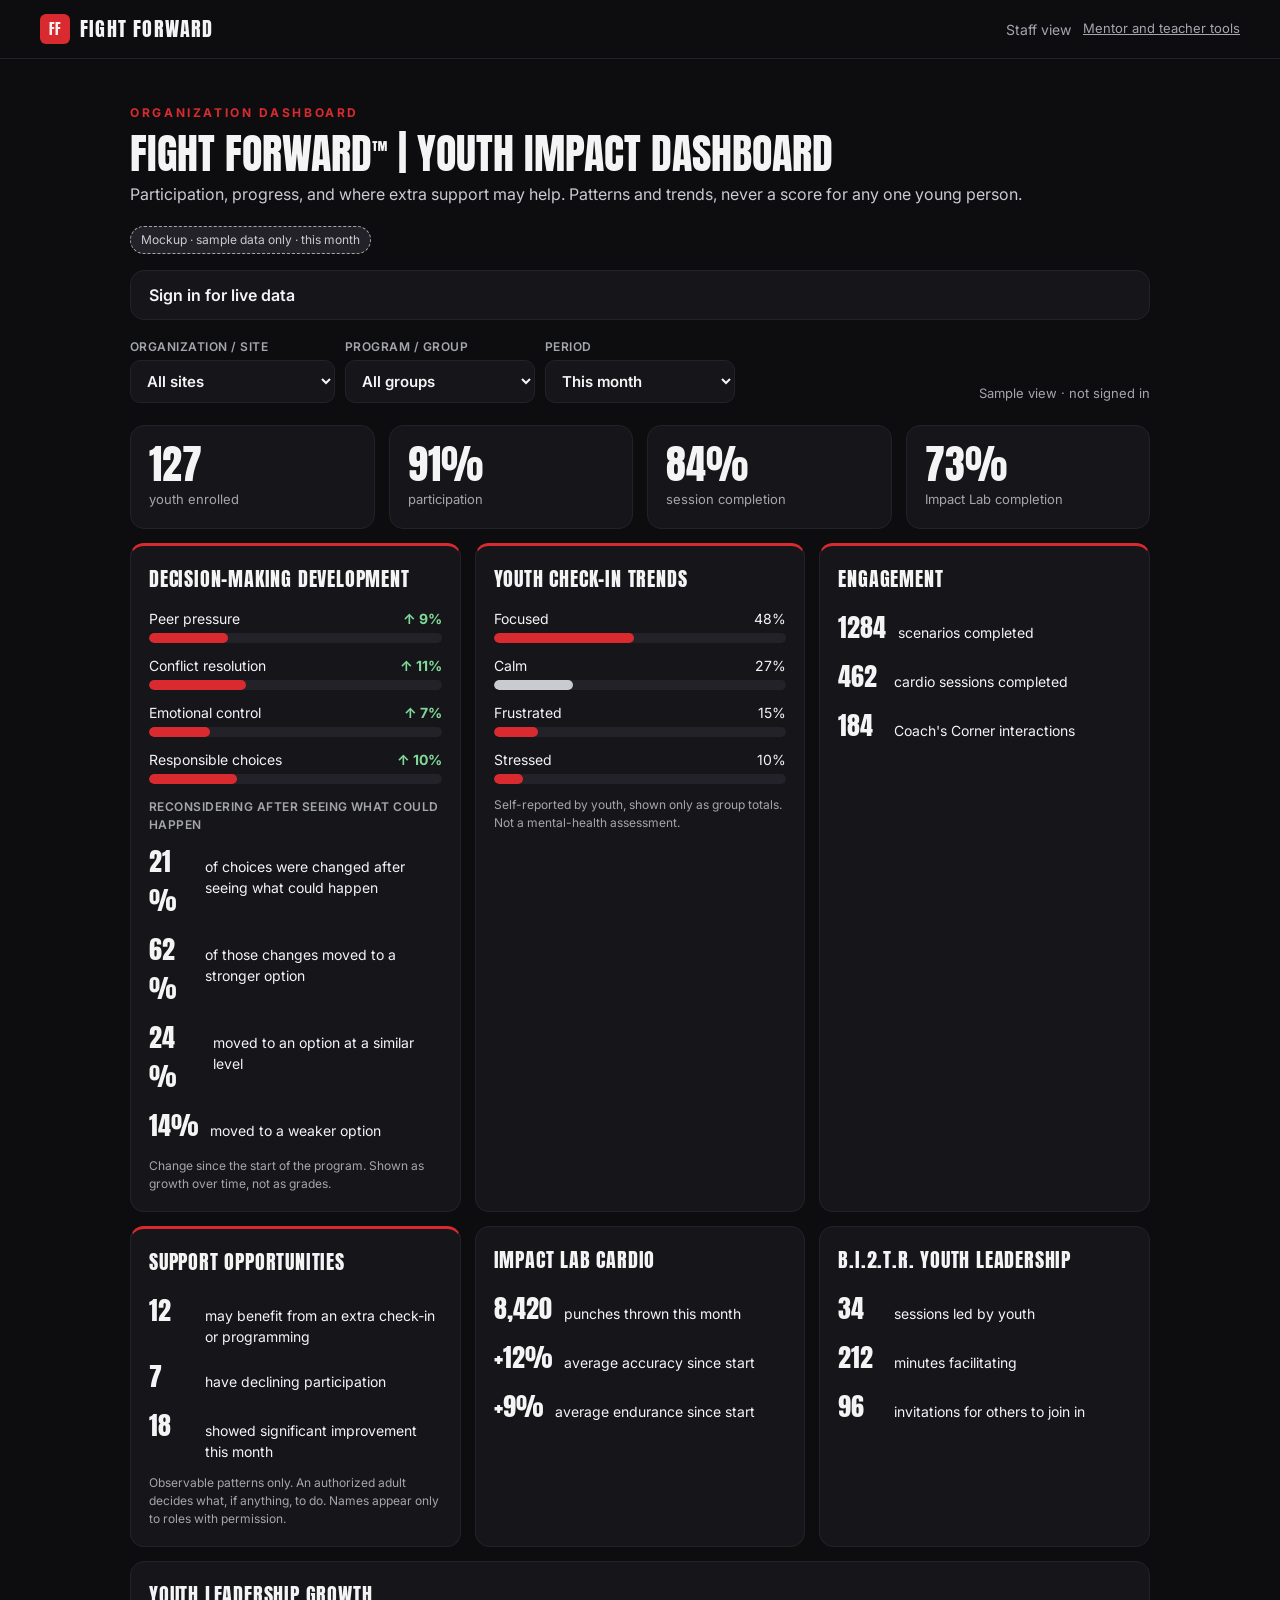
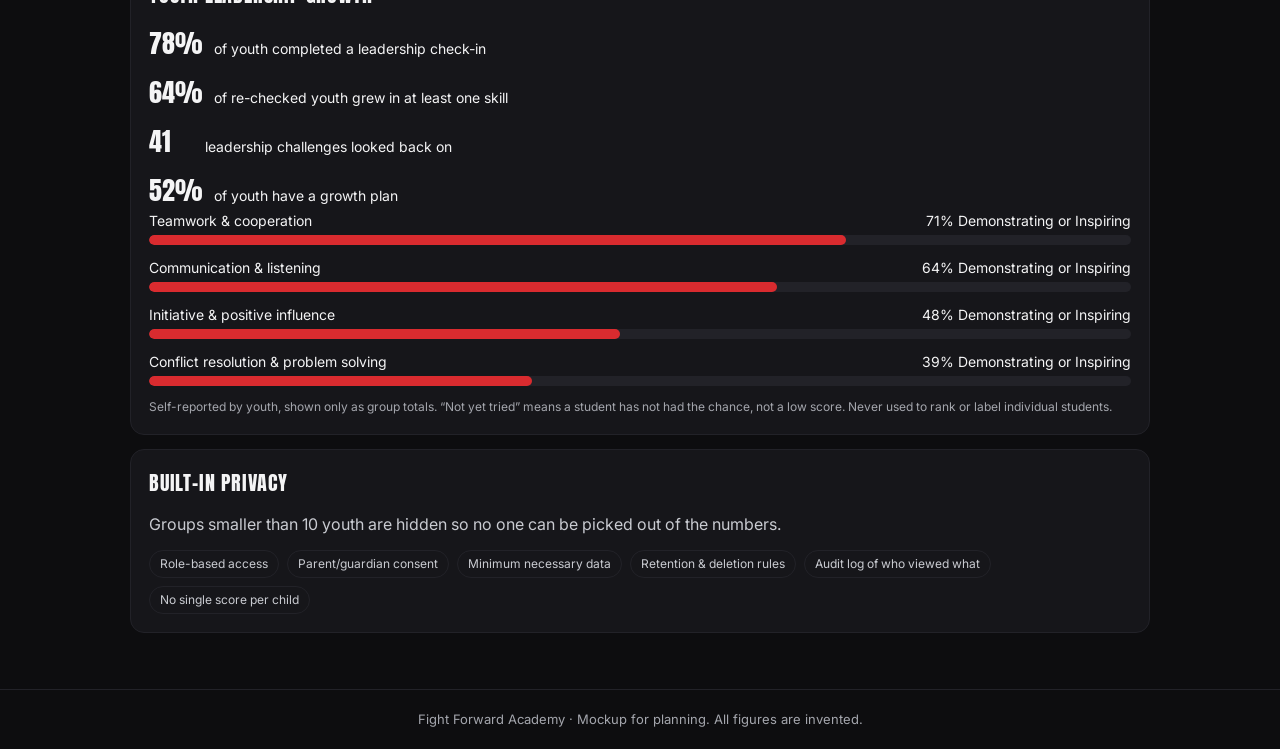
<file: dashboard.html>
<!DOCTYPE html>
<html lang="en">
<head>
  <meta charset="UTF-8">
  <meta name="viewport" content="width=device-width, initial-scale=1, viewport-fit=cover">
  <title>Fight Forward · Youth Impact Dashboard</title>
  <meta name="description" content="Mockup of the Fight Forward organization Youth Impact Dashboard. Sample data only.">
  <link rel="preconnect" href="https://fonts.googleapis.com">
  <link rel="preconnect" href="https://fonts.gstatic.com" crossorigin>
  <link href="https://fonts.googleapis.com/css2?family=Anton&family=Inter:wght@400;500;600;700&display=swap" rel="stylesheet">
  <link rel="stylesheet" href="assets/css/site.css">
  <style>
    main { max-width: 1100px; margin: 0 auto; padding: clamp(20px, 4vw, 40px) var(--gutter) 56px; }
    h1 { font-family: "Anton", Impact, sans-serif; font-weight: 400; text-transform: uppercase; font-size: clamp(28px, 5vw, 42px); line-height: 1.05; margin: 0 0 6px; }
    h1 sup { font-size: 0.4em; vertical-align: super; }
    h2 { font-family: "Anton", Impact, sans-serif; font-weight: 400; text-transform: uppercase; letter-spacing: 0.04em; font-size: 20px; margin: 0 0 14px; }
    .lede { color: var(--silver); margin: 0 0 20px; }
    .sample { display: inline-block; background: var(--ink-3); border: 1px dashed var(--muted); color: var(--silver); font-size: 12px; padding: 4px 10px; border-radius: 999px; margin-bottom: 16px; }

    .scope { display: flex; flex-wrap: wrap; gap: 10px; align-items: end; margin-bottom: 22px; }
    .scope label { display: grid; gap: 4px; font-size: 12px; font-weight: 600; color: var(--muted); letter-spacing: 0.04em; text-transform: uppercase; }
    .scope select { font: inherit; font-size: 15px; color: var(--text); background: var(--ink-2); border: 1px solid var(--ink-3); border-radius: 10px; padding: 10px 12px; min-width: 190px; }
    .scope select:focus-visible { outline: 3px solid var(--red); outline-offset: 2px; }
    .role { margin-left: auto; color: var(--muted); font-size: 13px; }

    .grid { display: grid; gap: 14px; }
    .kpis { grid-template-columns: repeat(auto-fit, minmax(150px, 1fr)); margin-bottom: 14px; }
    .panels { grid-template-columns: repeat(auto-fit, minmax(300px, 1fr)); }
    .card { background: var(--ink-2); border: 1px solid var(--ink-3); border-radius: var(--radius); padding: 18px; }
    .card.accent { border-top: 3px solid var(--red); }
    .kpi .n { font-family: "Anton", Impact, sans-serif; font-size: clamp(30px, 5vw, 40px); line-height: 1; }
    .kpi .l { color: var(--muted); font-size: 13px; margin-top: 6px; }

    .bars { display: grid; gap: 12px; }
    .bar-row { display: grid; gap: 4px; font-size: 14px; }
    .bar-row .top { display: flex; justify-content: space-between; gap: 8px; }
    .track { height: 10px; background: var(--ink-3); border-radius: 999px; overflow: hidden; }
    .fill { height: 100%; background: var(--red); border-radius: 999px; transition: width 0.3s ease; }
    .fill.calm { background: var(--silver); }
    .up { color: #7fd99a; font-weight: 700; }
    .note { color: var(--muted); font-size: 12px; margin: 12px 0 0; }

    .list { list-style: none; margin: 0; padding: 0; display: grid; gap: 10px; }
    .list li { display: flex; gap: 12px; align-items: baseline; font-size: 14px; }
    .list b { font-family: "Anton", Impact, sans-serif; font-weight: 400; font-size: 26px; min-width: 44px; }
    .privacy { margin-top: 14px; display: flex; flex-wrap: wrap; gap: 8px; }
    .tag { font-size: 12px; border: 1px solid var(--ink-3); border-radius: 999px; padding: 4px 10px; color: var(--silver); }
    .suppressed { color: var(--muted); font-style: italic; margin: 0; }
    .sub { color: var(--muted); font-size: 12px; font-weight: 600; letter-spacing: 0.04em; text-transform: uppercase; margin: 14px 0 8px; }
    .sub:first-child { margin-top: 0; }
    .down { color: var(--silver); font-weight: 700; }

    .connect { margin-bottom: 18px; padding: 0; }
    .connect summary { cursor: pointer; padding: 12px 18px; font-weight: 600; min-height: 44px; display: flex; align-items: center; }
    .connect form { display: flex; flex-wrap: wrap; gap: 10px; align-items: end; padding: 0 18px 16px; }
    .connect label { display: grid; gap: 4px; font-size: 12px; font-weight: 600; color: var(--muted); letter-spacing: 0.04em; text-transform: uppercase; }
    .connect input { font: inherit; font-size: 15px; color: var(--text); background: var(--ink); border: 1px solid var(--ink-3); border-radius: 10px; padding: 10px 12px; min-width: 220px; }
    .connect input:focus-visible { outline: 3px solid var(--red); outline-offset: 2px; }
    .connect .hint { flex-basis: 100%; margin: 0; color: var(--muted); font-size: 12px; }
    #conn-status { flex-basis: 100%; margin: 0; font-size: 13px; color: var(--silver); }
    #conn-status.err { color: #ff8a8a; }
  </style>
  <link rel="icon" href="assets/img/favicon.svg" type="image/svg+xml">
  <link rel="icon" href="assets/img/favicon-32.png" type="image/png" sizes="32x32">
  <link rel="apple-touch-icon" href="assets/img/apple-touch-icon.png">
</head>
<body>
  <header class="topbar">
    <a class="brand" href="lobby.html"><span class="brand-mark">FF</span> Fight Forward</a>
    <div class="user"><span class="user-name">Staff view</span><a class="signout" href="mentor.html">Mentor and teacher tools</a></div>
  </header>

  <main>
    <p class="eyebrow">Organization dashboard</p>
    <h1>Fight Forward<sup>™</sup> | Youth Impact Dashboard</h1>
    <p class="lede">Participation, progress, and where extra support may help. Patterns and trends, never a score for any one young person.</p>
    <span class="sample" id="banner">Mockup · sample data only</span>

    <details class="card connect" id="connect-box">
      <summary id="connect-summary">Sign in for live data</summary>
      <form id="connect-form">
        <label>Server address <input id="api-url" type="url" value="http://localhost:8787" required></label>
        <label>Username <input id="api-user" type="text" autocomplete="username" autocapitalize="none" spellcheck="false" required></label>
        <label>Password <input id="api-pass" type="password" autocomplete="current-password" required></label>
        <button class="btn" type="submit">Sign in</button>
        <button class="btn btn-ghost" type="button" id="use-sample" hidden>Sign out, use sample data</button>
        <p id="conn-status" aria-live="polite"></p>
        <p class="hint">Staff accounts are created on the server by Fight Forward. You will only see the org, site or group your account covers. Your sign-in lasts 8 hours or until you close this tab.</p>
      </form>
    </details>

    <div class="scope">
      <label>Organization / site
        <select id="site"></select>
      </label>
      <label>Program / group
        <select id="group"></select>
      </label>
      <label>Period
        <select id="period"><option>This month</option><option>This quarter</option><option>This semester</option><option>This year</option></select>
      </label>
      <span class="role" id="role">Sample view · not signed in</span>
    </div>

    <section class="grid kpis" id="kpis" aria-label="Headline numbers"></section>

    <section class="grid panels">
      <div class="card accent">
        <h2>Decision-making development</h2>
        <div class="bars" id="skills"></div>
        <p class="sub">Reconsidering after seeing what could happen</p>
        <ul class="list" id="reconsider"></ul>
        <p class="note" id="skills-note">Change since the start of the program. Shown as growth over time, not as grades.</p>
      </div>

      <div class="card accent">
        <h2>Youth check-in trends</h2>
        <div class="bars" id="mood"></div>
        <p class="note">Self-reported by youth, shown only as group totals. Not a mental-health assessment.</p>
      </div>

      <div class="card accent">
        <h2>Engagement</h2>
        <ul class="list" id="engage"></ul>
      </div>

      <div class="card accent">
        <h2>Support opportunities</h2>
        <ul class="list" id="support"></ul>
        <p class="note">Observable patterns only. An authorized adult decides what, if anything, to do. Names appear only to roles with permission.</p>
      </div>

      <div class="card">
        <h2>Impact Lab cardio</h2>
        <ul class="list" id="cardio"></ul>
      </div>

      <div class="card">
        <h2>B.I.2.T.R. youth leadership</h2>
        <ul class="list" id="leaders"></ul>
      </div>
    </section>

    <div class="card" style="margin-top:14px">
      <h2>Youth leadership growth</h2>
      <ul class="list" id="lgrowth"></ul>
      <div class="bars" id="lcomps"></div>
      <p class="note">Self-reported by youth, shown only as group totals. “Not yet tried” means a student has not had the chance, not a low score. Never used to rank or label individual students.</p>
    </div>

    <div class="card" style="margin-top:14px">
      <h2>Built-in privacy</h2>
      <p class="lede" style="margin:0">Groups smaller than 10 youth are hidden so no one can be picked out of the numbers.</p>
      <div class="privacy">
        <span class="tag">Role-based access</span><span class="tag">Parent/guardian consent</span><span class="tag">Minimum necessary data</span>
        <span class="tag">Retention &amp; deletion rules</span><span class="tag">Audit log of who viewed what</span><span class="tag">No single score per child</span>
      </div>
    </div>
  </main>

  <footer id="foot">Fight Forward Academy · Mockup for planning. All figures are invented.</footer>

  <script src="assets/js/auth.js"></script>
  <script>
    const $ = s => document.querySelector(s);
    const MIN_GROUP = 10;

    // Sample data. In the real product these come from the events listed in docs/data-events.md.
    const SITES = {
      "All sites": { groups: ["All groups"], n: 127, part: 91, comp: 84, lab: 73,
        skills: [["Peer pressure", 18], ["Conflict resolution", 22], ["Emotional control", 14], ["Responsible choices", 19]],
        mood: [["Focused", 48], ["Calm", 27], ["Frustrated", 15], ["Stressed", 10]],
        engage: [[1284, "scenarios completed"], [462, "cardio sessions completed"], [184, "Coach's Corner interactions"]],
        support: [[12, "may benefit from an extra check-in or programming"], [7, "have declining participation"], [18, "showed significant improvement this month"]],
        cardio: [["8,420", "punches thrown this month"], ["+12%", "average accuracy since start"], ["+9%", "average endurance since start"]],
        leaders: [[34, "sessions led by youth"], [212, "minutes facilitating"], [96, "invitations for others to join in"]] },
      "Eastside Rec Center": { groups: ["All groups", "After-school 6th grade", "After-school 7th grade"], n: 58, part: 94, comp: 88, lab: 77,
        skills: [["Peer pressure", 21], ["Conflict resolution", 25], ["Emotional control", 16], ["Responsible choices", 20]],
        mood: [["Focused", 51], ["Calm", 26], ["Frustrated", 14], ["Stressed", 9]],
        engage: [[602, "scenarios completed"], [231, "cardio sessions completed"], [88, "Coach's Corner interactions"]],
        support: [[5, "may benefit from an extra check-in or programming"], [3, "have declining participation"], [9, "showed significant improvement this month"]],
        cardio: [["4,310", "punches thrown this month"], ["+14%", "average accuracy since start"], ["+10%", "average endurance since start"]],
        leaders: [[17, "sessions led by youth"], [109, "minutes facilitating"], [51, "invitations for others to join in"]] },
      "Lincoln Middle School": { groups: ["All groups", "Advisory 8A", "Advisory 8B"], n: 69, part: 89, comp: 81, lab: 70,
        skills: [["Peer pressure", 16], ["Conflict resolution", 20], ["Emotional control", 12], ["Responsible choices", 18]],
        mood: [["Focused", 46], ["Calm", 28], ["Frustrated", 16], ["Stressed", 10]],
        engage: [[682, "scenarios completed"], [231, "cardio sessions completed"], [96, "Coach's Corner interactions"]],
        support: [[7, "may benefit from an extra check-in or programming"], [4, "have declining participation"], [9, "showed significant improvement this month"]],
        cardio: [["4,110", "punches thrown this month"], ["+10%", "average accuracy since start"], ["+8%", "average endurance since start"]],
        leaders: [[17, "sessions led by youth"], [103, "minutes facilitating"], [45, "invitations for others to join in"]] }
    };
    const GROUP_SIZE = { "All groups": null, "After-school 6th grade": 31, "After-school 7th grade": 27, "Advisory 8A": 36, "Advisory 8B": 33 };

    const el = (tag, cls, html) => { const n = document.createElement(tag); if (cls) n.className = cls; if (html != null) n.innerHTML = html; return n; };

    function bars(target, rows, fmt, cls) {
      target.replaceChildren(...rows.map(([label, v]) => {
        const r = el("div", "bar-row");
        r.append(el("div", "top", `<span>${label}</span><span class="${cls === "up" ? "up" : ""}">${fmt(v)}</span>`));
        const t = el("div", "track"); const f = el("div", "fill" + (label === "Calm" ? " calm" : ""));
        f.style.width = Math.min(100, v * (cls === "up" ? 3 : 1)) + "%"; t.append(f); r.append(t); return r;
      }));
    }
    function stats(target, rows) { target.replaceChildren(...rows.map(([n, l]) => el("li", "", `<b>${n}</b><span>${l}</span>`))); }

    // ---------- Sample mode ----------
    // Sample figures are for one month. Counts grow with the period and growth-since-start deepens; percentages stay put.
    const PERIOD_SAMPLE = { "This month": [1, 0.5], "This quarter": [3, 0.75], "This semester": [5, 1], "This year": [9, 1.3] };
    function renderSample() {
      const d = SITES[$("#site").value], g = $("#group").value, size = GROUP_SIZE[g];
      const hidden = size != null && size < MIN_GROUP;
      const p = $("#period").value, [k, gk] = PERIOD_SAMPLE[p] || [1, 1], lower = p.toLowerCase();
      const scaleN = n => typeof n === "number" ? Math.round(n * k) : (Number(String(n).replace(/,/g, "")) * k).toLocaleString("en-US");
      const when = t => t.replace("this month", lower);
      const scaled = (rows, only) => rows.map(([n, l], i) => [!only || only(i, l) ? scaleN(n) : n, when(l)]);
      $("#banner").textContent = "Mockup · sample data only · " + lower;
      $("#kpis").replaceChildren(...[[size ?? d.n, "youth enrolled"], [d.part + "%", "participation"], [d.comp + "%", "session completion"], [d.lab + "%", "Impact Lab completion"]]
        .map(([n, l]) => el("div", "card kpi", `<div class="n">${n}</div><div class="l">${l}</div>`)));
      // A single group is shown with the same sample figures as its site; the point of the mockup is the drill-down shape.
      bars($("#skills"), d.skills.map(([l, v]) => [l, Math.round(v * gk)]), v => "↑ " + v + "%", "up");
      bars($("#mood"), d.mood, v => v + "%");
      stats($("#reconsider"), [["21%", "of choices were changed after seeing what could happen"], ["62%", "of those changes moved to a stronger option"],
        ["24%", "moved to an option at a similar level"], ["14%", "moved to a weaker option"]]);
      stats($("#engage"), scaled(d.engage)); stats($("#support"), scaled(d.support, () => false));
      stats($("#cardio"), scaled(d.cardio, (i) => i === 0)); stats($("#leaders"), scaled(d.leaders));
      stats($("#lgrowth"), [["78%", "of youth completed a leadership check-in"], ["64%", "of re-checked youth grew in at least one skill"],
        [scaleN(41), "leadership challenges looked back on"], ["52%", "of youth have a growth plan"]]);
      bars($("#lcomps"), [["Teamwork & cooperation", 71], ["Communication & listening", 64], ["Initiative & positive influence", 48], ["Conflict resolution & problem solving", 39]], v => v + "% Demonstrating or Inspiring");
      if (hidden) document.querySelectorAll("#mood, #support, #reconsider, #lgrowth, #lcomps").forEach(n => n.replaceChildren(el("p", "suppressed", `Hidden: groups under ${MIN_GROUP} youth are not shown.`)));
    }
    function fillSampleSites() {
      $("#site").replaceChildren(...Object.keys(SITES).map(s => new Option(s)));
      fillSampleGroups();
    }
    function fillSampleGroups() { $("#group").replaceChildren(...SITES[$("#site").value].groups.map(s => new Option(s))); render(); }

    // ---------- Live mode (server: /api/scopes and /api/aggregate) ----------
    const esc = s => String(s).replace(/[&<>"']/g, c => ({ "&": "&amp;", "<": "&lt;", ">": "&gt;", '"': "&quot;", "'": "&#39;" }[c]));
    const FEELING_LABELS = { great: "Great", good: "Good", okay: "Okay", down: "Down", stress: "Stressed or angry" };
    const SESSION_KEY = "ff.dashboard.api";
    const ROLE_LABELS = { ff_staff: "Fight Forward staff", org_admin: "Organization admin", site_lead: "Site lead", mentor: "Mentor", teacher: "Teacher" };
    let mode = "sample", api = null, siteChoices = [], minGroup = MIN_GROUP, seq = 0;
    const name = n => n || "(none)";

    class Expired extends Error {}
    async function fetchJson(path, opts = {}) {
      let res;
      try {
        res = await fetch(api.url + path, { method: opts.method || "GET", body: opts.body && JSON.stringify(opts.body),
          headers: { ...(opts.body ? { "Content-Type": "application/json" } : {}), ...(api.token ? { Authorization: "Bearer " + api.token } : {}) } });
      } catch (e) { throw new Error("Could not reach the server. Is it running, and is the address right?"); }
      if (res.status === 401) {
        const data = await res.json().catch(() => ({}));
        throw (api.token ? new Expired("Your session ended. Please sign in again.") : new Error(data.error || "Sign in failed."));
      }
      if (res.status === 403) throw new Error("Your account does not cover that part of the program.");
      if (!res.ok) throw new Error("The server returned an error (" + res.status + ").");
      return res.json();
    }

    function periodRange() {
      const now = new Date(), y = now.getFullYear(), m = now.getMonth(), p = $("#period").value;
      const from = p === "This month" ? new Date(y, m, 1) : p === "This quarter" ? new Date(y, m - m % 3, 1)
        : p === "This semester" ? new Date(y, m >= 7 ? 7 : 0, 1) : new Date(y, 0, 1);
      return { from: from.toISOString(), to: now.toISOString() };
    }

    // Pickers only offer what the account covers. Each choice carries the full scope so the server sees exactly what is asked.
    let ownGroup = "";
    function fillLiveSites(tree) {
      const sc = tree.scope || { org: "", site: "", group: "" };
      ownGroup = sc.group;
      siteChoices = [];
      if (!sc.org) siteChoices.push({ label: "All sites", org: "", site: "", groups: [] });
      for (const o of tree.orgs) {
        if (!sc.site) siteChoices.push({ label: name(o.name), org: o.name, site: "", groups: [] });
        for (const st of o.sites) siteChoices.push({ label: `${name(o.name)} › ${name(st.name)}`, org: o.name, site: st.name, groups: st.groups });
      }
      $("#site").replaceChildren(...siteChoices.map((c, i) => new Option(c.label, i)));
      fillLiveGroups();
    }
    function fillLiveGroups() {
      const c = siteChoices[$("#site").value];
      const all = ownGroup ? [] : [new Option("All groups", "")];
      $("#group").replaceChildren(...all, ...c.groups.map(g => new Option(name(g.name) + (g.enrolled == null && !ownGroup ? " (small group)" : ""), g.name)));
      render();
    }

    const hiddenMsg = () => el("p", "suppressed", `Hidden: groups under ${minGroup} youth are not shown.`);
    const notTracked = why => el("p", "suppressed", "Not tracked yet. " + why);
    function kpi(n, l) { return el("div", "card kpi", `<div class="n">${esc(n)}</div><div class="l">${esc(l)}</div>`); }
    const dash = v => (v == null ? "—" : v);

    function liveBars(target, rows) {
      target.replaceChildren(...rows.map(r => {
        const row = el("div", "bar-row");
        if (r.hidden) { row.append(el("div", "top", `<span>${esc(r.label)}</span><span class="suppressed">Hidden</span>`)); return row; }
        row.append(el("div", "top", `<span>${esc(r.label)}</span><span class="${r.cls || ""}">${esc(r.text)}</span>`));
        const t = el("div", "track"), f = el("div", "fill"); f.style.width = Math.min(100, Math.max(0, r.width || 0)) + "%";
        t.append(f); row.append(t); return row;
      }));
    }

    function renderLiveData(d) {
      const panels = ["#reconsider", "#skills", "#mood", "#engage", "#support", "#cardio", "#leaders", "#lgrowth"];
      if (d.suppressed) {
        $("#kpis").replaceChildren(el("div", "card kpi", `<div class="l">Hidden: groups under ${minGroup} youth are not shown.</div>`));
        panels.forEach(p => $(p).replaceChildren(hiddenMsg()));
        return;
      }
      const pt = d.participation, en = d.engagement;
      $("#kpis").replaceChildren(
        kpi(d.enrolled, "youth enrolled"),
        kpi(pt.percent == null ? "—" : pt.percent + "%", "participation (active this period)"),
        kpi(en.completionPercent == null ? "—" : en.completionPercent + "%", "modules finished once opened"),
        kpi(dash(pt.avgSessionMinutes), "average minutes per session"));

      liveBars($("#skills"), d.skills.map(s => {
        if (s.suppressed) return { label: s.label, hidden: true };
        const ch = s.changePoints;
        const text = ch == null ? "Not enough history yet" : (ch > 0 ? "↑ " : ch < 0 ? "↓ " : "") + Math.abs(ch) + " pts vs last period";
        return { label: s.label, text, cls: ch > 0 ? "up" : ch < 0 ? "down" : "", width: s.bestPercent };
      }));

      const rc = d.reconsider;
      if (rc.suppressed) $("#reconsider").replaceChildren(hiddenMsg());
      else if (!rc.decisions) $("#reconsider").replaceChildren(el("p", "suppressed", "No choices with a consequence step in this period yet."));
      else stats($("#reconsider"), [[rc.changedPercent + "%", "of choices were changed after seeing what could happen"],
        [dash(rc.strongerPercent) + (rc.strongerPercent == null ? "" : "%"), "of those changes moved to a stronger option"],
        [dash(rc.levelPercent) + (rc.levelPercent == null ? "" : "%"), "moved to an option at a similar level"],
        [dash(rc.weakerPercent) + (rc.weakerPercent == null ? "" : "%"), "moved to a weaker option"]]);

      const mood = $("#mood"); mood.replaceChildren();
      for (const [phase, title] of [["start", "At the start of sessions"], ["end", "At the end of sessions"]]) {
        const m = d.checkins[phase];
        mood.append(el("p", "sub", title));
        const box = el("div", "bars"); mood.append(box);
        if (m.suppressed) { box.append(hiddenMsg()); continue; }
        liveBars(box, Object.entries(FEELING_LABELS).map(([id, label]) => ({ label, text: (m.percent[id] ?? 0) + "%", width: m.percent[id] || 0 })));
      }
      mood.append(el("p", "note", `${esc(d.checkins.pairedSessions)} sessions have both a start and an end check-in.`));

      stats($("#engage"), [[pt.sessions, "sessions started"], [en.scenariosCompleted, "scenarios completed"], [en.gamesCompleted, "games completed"]]);
      const PATHS = [["fight_forward", "Path 01 · Make the call"], ["impact_lab", "Path 02 · Impact Lab"], ["ring", "Path 03 · B.I.2.T.R."], ["coaching_corner", "Path 04 · Coaching Corner"]];
      $("#engage").append(...PATHS.map(([id, label]) => {
        const pg = d.pages[id];
        return pg.suppressed ? el("li", "", `<b>—</b><span class="suppressed">${esc(label)}: hidden, under ${minGroup} youth</span>`)
          : el("li", "", `<b>${esc(pg.percent)}%</b><span>of youth visited ${esc(label)}</span>`);
      }));
      $("#support").replaceChildren(notTracked("Early-support indicators need more history and a review with a youth-development advisor first."));
      const c = d.cardio;
      if (c.suppressed) $("#cardio").replaceChildren(hiddenMsg());
      else {
        stats($("#cardio"), [[c.started, "workouts started"], [c.finishedPercent + "%", "of started workouts finished"],
          [c.minutesMoving, "minutes moving"], [c.youthPercent + "%", "of youth did a workout"]]);
        $("#cardio").append(el("li", "", `<span class="suppressed">Punch count and accuracy are not captured yet. They need a sensor or camera.</span>`));
      }
      const l = d.leadership;
      if (l.suppressed) $("#leaders").replaceChildren(hiddenMsg());
      else {
        stats($("#leaders"), [[l.sessionsLed, "rounds led by youth"], [l.minutesFacilitating, "minutes facilitating"],
          [l.invitations, "invitations for others to share"], [l.questionsWritten + l.questionsPicked, `questions asked (${l.questionsWritten} written by youth)`]]);
        $("#leaders").append(el("li", "", `<span class="suppressed">Redirects and respectful disagreement need observer tagging. Not tracked yet.</span>`));
      }
      renderLeadershipGrowth(d.leadershipGrowth);
    }

    function renderLeadershipGrowth(g) {
      if (!g || g.suppressed) { $("#lgrowth").replaceChildren(hiddenMsg()); $("#lcomps").replaceChildren(); return; }
      const pc = v => v == null ? "—" : v + "%";
      stats($("#lgrowth"), [[g.checkedPercent + "%", "of youth completed a leadership check-in"], [pc(g.grewPercent), "of re-checked youth grew in at least one skill"],
        [g.challengesDone == null ? "—" : g.challengesDone, "leadership challenges looked back on"], [pc(g.planPercent), "of youth have a growth plan"]]);
      if (g.observedPercent != null) $("#lgrowth").append(el("li", "", `<b>${g.observedPercent}%</b><span>of youth have a mentor observation (${g.independentPercent}% of observations show the skill done independently)</span>`));
      liveBars($("#lcomps"), g.competencies.map(c => c.suppressed ? { label: c.label, hidden: true } :
        { label: c.label, text: c.strongPercent == null ? `${c.notYetPercent}% not yet tried` : `${c.strongPercent}% Demonstrating or Inspiring · ${c.notYetPercent}% not yet tried`, width: c.strongPercent || 0 }));
    }

    async function renderLive() {
      const mine = ++seq, c = siteChoices[$("#site").value], g = $("#group").value, { from, to } = periodRange();
      const qs = new URLSearchParams({ from, to });
      if (c.org) qs.set("org", c.org);
      if (c.site) qs.set("site", c.site);
      if (g) qs.set("group", g);
      $("#banner").textContent = "Live data · loading…";
      try {
        const d = await fetchJson("/api/aggregate?" + qs);
        if (mine !== seq) return;
        $("#banner").textContent = "Live data · " + $("#period").value.toLowerCase();
        renderLiveData(d);
      } catch (e) {
        if (mine !== seq) return;
        if (e instanceof Expired) return useSample(e.message);
        $("#banner").textContent = "Live data · not loaded";
        $("#kpis").replaceChildren(el("div", "card kpi", `<div class="l">${esc(e.message)}</div>`));
        ["#reconsider", "#skills", "#mood", "#engage", "#support", "#cardio", "#leaders"].forEach(p => $(p).replaceChildren());
      }
    }

    function render() { mode === "live" ? renderLive() : renderSample(); }

    // ---------- Connecting ----------
    function status(text, isErr) { const n = $("#conn-status"); n.textContent = text; n.className = isErr ? "err" : ""; }

    function saveApi() { try { sessionStorage.setItem(SESSION_KEY, JSON.stringify(api)); } catch (e) { /* storage unavailable */ } }
    function who(user) {
      const where = [user.org, user.site, user.group].filter(Boolean).join(" › ");
      return `Signed in as ${user.name} · ${ROLE_LABELS[user.role] || user.role}${where ? " · " + where : " · all organizations"}`;
    }
    async function goLive(user) {
      const tree = await fetchJson("/api/scopes");
      mode = "live"; minGroup = tree.minGroup;
      $("#use-sample").hidden = false; $("#role").textContent = who(user);
      $("#connect-summary").textContent = "Signed in · " + user.name;
      $("#foot").textContent = "Fight Forward Academy · Live group totals. Groups under " + minGroup + " youth are hidden.";
      $("#skills-note").textContent = "Bar: share of practice calls that matched the strongest option. Change is against the previous period of the same length. A group trend, not a grade for any young person.";
      fillLiveSites(tree);
    }
    async function signIn(url, username, password) {
      const previous = api;
      api = { url: url.replace(/\/+$/, ""), token: "" };
      try {
        const res = await fetchJson("/auth/login", { method: "POST", body: { username, password } });
        api.token = res.token; saveApi();
        await goLive(res.user);
        status("Signed in.");
        return true;
      } catch (e) {
        // A sign-in that worked but could not load data (for example a role without analytics): end that session again.
        if (api.token) {
          fetch(api.url + "/auth/logout", { method: "POST", headers: { Authorization: "Bearer " + api.token } }).catch(() => {});
          try { sessionStorage.removeItem(SESSION_KEY); } catch (err) { /* storage unavailable */ }
        }
        api = previous; status(e.message, true); return false;
      }
    }
    async function resume(saved) {
      api = saved;
      try { const me = await fetchJson("/auth/me"); await goLive(me.user); }
      catch (e) { useSample(e.message); }
    }
    function useSample(message) {
      const old = api;
      if (old && old.token) fetch(old.url + "/auth/logout", { method: "POST", headers: { Authorization: "Bearer " + old.token } }).catch(() => {});
      mode = "sample"; api = null; seq++;
      try { sessionStorage.removeItem(SESSION_KEY); } catch (e) { /* storage unavailable */ }
      $("#use-sample").hidden = true; $("#banner").textContent = "Mockup · sample data only";
      $("#role").textContent = "Sample view · not signed in"; $("#connect-summary").textContent = "Sign in for live data";
      $("#foot").textContent = "Fight Forward Academy · Mockup for planning. All figures are invented.";
      $("#skills-note").textContent = "Change since the start of the program. Shown as growth over time, not as grades.";
      status(typeof message === "string" ? message : "", !!message); fillSampleSites();
      if (message) $("#connect-box").open = true;
    }

    $("#connect-form").addEventListener("submit", async e => {
      e.preventDefault(); status("Signing in…");
      const ok = await signIn($("#api-url").value.trim(), $("#api-user").value.trim(), $("#api-pass").value);
      $("#api-pass").value = "";
      if (ok) $("#connect-box").open = false;
    });
    $("#use-sample").addEventListener("click", () => useSample());
    $("#site").addEventListener("change", () => (mode === "live" ? fillLiveGroups() : fillSampleGroups()));
    $("#group").addEventListener("change", render);
    $("#period").addEventListener("change", render);

    fillSampleSites();
    try {
      const saved = JSON.parse(sessionStorage.getItem(SESSION_KEY));
      if (saved && saved.url && saved.token) resume(saved);
    } catch (e) { /* no saved connection */ }
  </script>
</body>
</html>
</file>
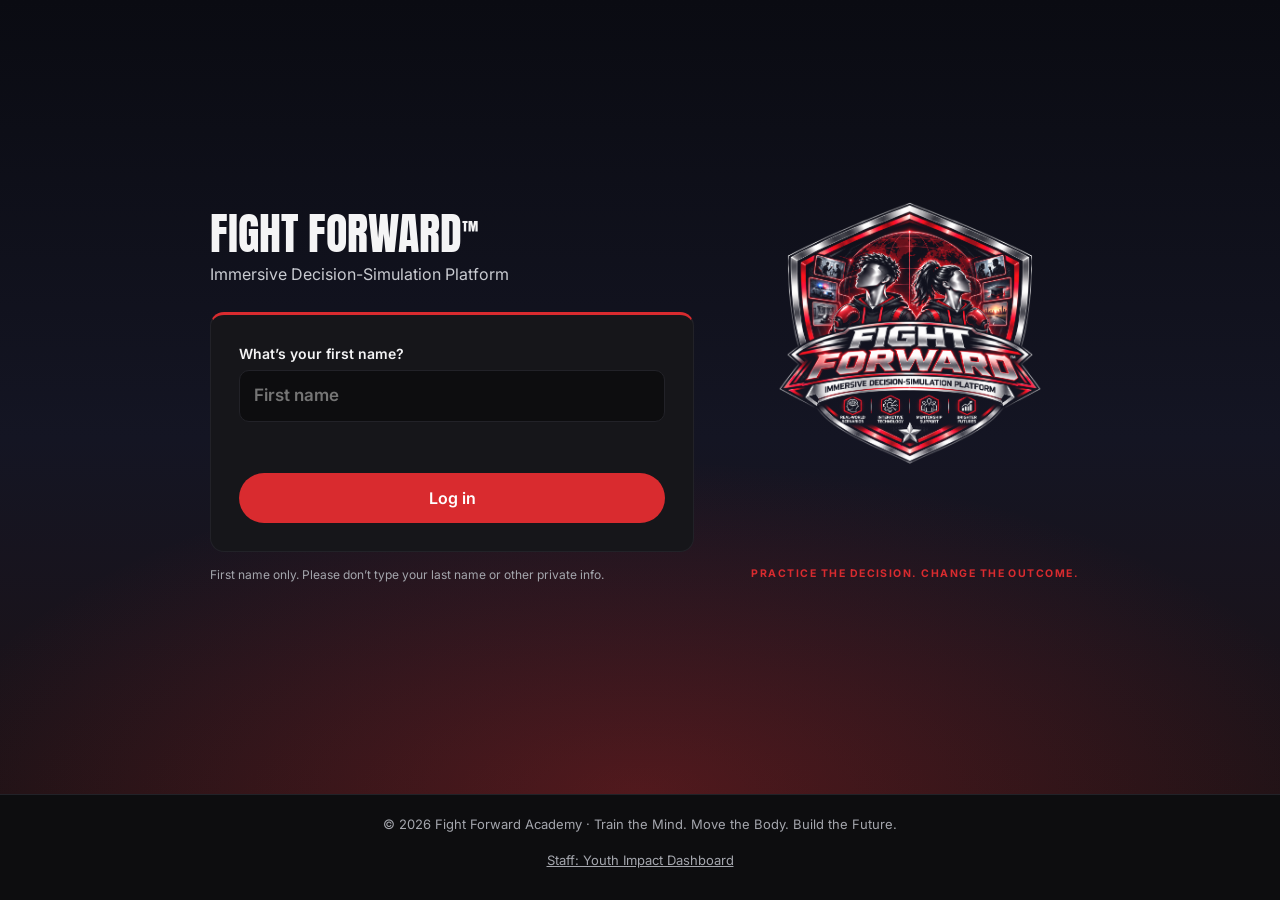
<file: fight-forward.html>
<!DOCTYPE html>
<html lang="en">
<head>
  <meta charset="UTF-8">
  <meta name="viewport" content="width=device-width, initial-scale=1, viewport-fit=cover">
  <title>Fight Forward · Monthly Sessions</title>
  <meta name="description" content="Monthly sessions: video scenarios, games and scenarios. Make the call, see where it leads.">
  <link rel="preconnect" href="https://fonts.googleapis.com">
  <link rel="preconnect" href="https://fonts.gstatic.com" crossorigin>
  <link href="https://fonts.googleapis.com/css2?family=Anton&family=Inter:wght@400;500;600;700&display=swap" rel="stylesheet">
  <link rel="stylesheet" href="assets/css/site.css">
  <link rel="stylesheet" href="assets/css/modules.css">
  <style>
    .wrap { max-width: 1100px; margin: 0 auto; padding: 0 var(--gutter); }

    .back {
      display: flex; width: fit-content; margin-bottom: 10px; align-items: center; gap: 6px;
      color: var(--muted); font-size: 14px; text-decoration: none;
    }
    .back:hover { color: var(--text); }

    /* ---------- Header ---------- */
    .page-head {
      padding: clamp(24px, 4vw, 44px) 0 clamp(20px, 3vw, 32px);
      display: flex; gap: clamp(16px, 3vw, 28px); align-items: center;
    }
    .page-badge {
      flex: none;
      width: clamp(84px, 14vw, 120px); aspect-ratio: 1;
      border-radius: var(--radius);
      background: radial-gradient(circle at 50% 40%, #2a1416 0%, #050506 75%);
      display: grid; place-items: center;
      border-bottom: 3px solid var(--red);
      overflow: hidden;
    }
    .page-badge img { width: 80%; height: 80%; object-fit: contain; mix-blend-mode: screen; }
    .page-head .eyebrow { display: block; margin-bottom: 6px; }
    .page-head h1 {
      font-family: "Anton", Impact, sans-serif; font-weight: 400;
      font-size: clamp(32px, 6vw, 60px); line-height: 1.02;
      text-transform: uppercase; margin: 0;
    }
    .page-head h1 span { color: var(--red); }
    .page-head p { margin: 8px 0 0; color: var(--silver); max-width: 34em; }

    .section-title {
      font-family: "Anton", Impact, sans-serif; font-weight: 400;
      font-size: clamp(22px, 3vw, 30px); text-transform: uppercase; letter-spacing: 0.03em;
      margin: 0 0 4px;
    }
    .section-sub { color: var(--muted); margin: 0 0 18px; font-size: 15px; }

    /* ---------- Tags ---------- */
    .tags { display: flex; flex-wrap: wrap; gap: 6px; }
    .chip {
      font-size: 11px; font-weight: 600; letter-spacing: 0.04em;
      padding: 3px 9px; border-radius: 999px;
      border: 1px solid var(--ink-3); color: var(--silver); background: var(--ink);
    }
    .chip b { color: var(--muted); font-weight: 600; }

    /* ---------- Round list ---------- */
    .rounds { padding-bottom: clamp(32px, 5vw, 48px); }
    .round-grid {
      list-style: none; margin: 0; padding: 0;
      display: grid; grid-template-columns: repeat(3, 1fr); gap: 14px;
    }
    .round {
      width: 100%; height: 100%; text-align: left;
      display: flex; flex-direction: column; gap: 8px;
      font: inherit; color: inherit; cursor: pointer;
      background: var(--ink-2); border: 1px solid var(--ink-3); border-radius: var(--radius);
      padding: 16px;
      transition: transform 0.2s ease, border-color 0.2s ease;
    }
    .round:hover { transform: translateY(-3px); border-color: var(--red); }
    .round:focus-visible { outline: 3px solid var(--red); outline-offset: 3px; }
    .round-num {
      display: flex; justify-content: space-between; align-items: center;
      font-size: 11px; font-weight: 700; letter-spacing: 0.18em; text-transform: uppercase; color: var(--red);
    }
    .done { color: var(--silver); letter-spacing: 0.08em; }
    .round-title {
      font-family: "Anton", Impact, sans-serif; font-weight: 400;
      font-size: 22px; line-height: 1.1; text-transform: uppercase; margin: 0;
    }
    .round-teaser { color: var(--muted); font-size: 14px; margin: 0 0 4px; }
    .round .tags { margin-top: auto; }

    /* ---------- The ring (scenario player) ---------- */
    .ring {
      background:
        radial-gradient(ellipse 90% 70% at 50% 0%, rgba(217, 43, 47, 0.18), transparent 70%),
        var(--ink-2);
      border: 1px solid var(--ink-3); border-top: 3px solid var(--red);
      border-radius: var(--radius);
      padding: clamp(20px, 4vw, 36px);
      margin-bottom: clamp(32px, 5vw, 48px);
    }
    .ring[hidden] { display: none; }
    .ring-top { display: flex; justify-content: space-between; align-items: center; gap: 12px; flex-wrap: wrap; margin-bottom: 14px; }
    .ring h2 {
      font-family: "Anton", Impact, sans-serif; font-weight: 400;
      font-size: clamp(28px, 4.5vw, 44px); line-height: 1.05; text-transform: uppercase;
      margin: 0 0 12px;
    }
    .ring h2:focus { outline: none; }
    .setup { font-size: clamp(16px, 2vw, 19px); color: var(--text); max-width: 40em; margin: 0 0 22px; }
    .prompt { font-weight: 700; font-size: 13px; letter-spacing: 0.14em; text-transform: uppercase; color: var(--red); margin: 0 0 10px; }

    .choices { list-style: none; margin: 0; padding: 0; display: grid; gap: 10px; }
    .choice {
      width: 100%; text-align: left; font: inherit; font-size: 16px; color: var(--text); cursor: pointer;
      display: flex; gap: 14px; align-items: center;
      background: var(--ink); border: 1px solid var(--ink-3); border-radius: 12px;
      padding: 14px 16px;
      transition: border-color 0.15s ease, background 0.15s ease;
    }
    .choice:hover { border-color: var(--red); background: #150f11; }
    .choice:focus-visible { outline: 3px solid var(--red); outline-offset: 2px; }
    .choice-key {
      flex: none; width: 30px; height: 30px; border-radius: 50%;
      display: grid; place-items: center;
      background: var(--ink-3); font-weight: 700; font-size: 13px;
    }
    .choice[aria-pressed="true"] { border-color: var(--red); background: #1c1113; }
    .choice[aria-pressed="true"] .choice-key { background: var(--red); }
    .choice:disabled { cursor: default; }
    .choice:disabled:not([aria-pressed="true"]) { opacity: 0.4; }

    .step { margin-top: 22px; }
    .step[hidden] { display: none; }

    .scale { display: flex; flex-wrap: wrap; gap: 8px; align-items: center; }
    .scale button {
      font: inherit; font-weight: 700; color: var(--text); cursor: pointer;
      width: 48px; height: 48px; border-radius: 50%;
      background: var(--ink); border: 1px solid var(--ink-3);
    }
    .scale button:hover { border-color: var(--red); }
    .scale button:focus-visible { outline: 3px solid var(--red); outline-offset: 2px; }
    .scale-ends { display: flex; justify-content: space-between; max-width: min(272px, 100%); color: var(--muted); font-size: 12px; margin-top: 6px; }
    .skip-link {
      font: inherit; font-size: 14px; color: var(--muted); background: none; border: 0; cursor: pointer;
      text-decoration: underline; margin-left: 8px;
    }

    .outcome {
      border-left: 4px solid var(--red);
      background: var(--ink);
      border-radius: 0 12px 12px 0;
      padding: 16px 18px;
    }
    .move {
      display: inline-block;
      font-size: 12px; font-weight: 700; letter-spacing: 0.14em; text-transform: uppercase;
      color: #fff; background: var(--red); border-radius: 999px; padding: 3px 10px;
      margin-bottom: 8px;
    }
    .outcome p { margin: 0; font-size: 16px; }
    .outcome-note { color: var(--muted); font-size: 14px; margin: 12px 0 0; }
    .actions { display: flex; flex-wrap: wrap; gap: 10px; margin-top: 18px; }

    /* ---------- Record ---------- */
    .record { padding-bottom: clamp(36px, 6vw, 56px); }
    .record-card {
      background: var(--ink-2); border: 1px solid var(--ink-3); border-radius: var(--radius);
      padding: clamp(18px, 3vw, 26px);
    }
    .record-empty { color: var(--muted); margin: 0; }
    .record-lead { margin: 0 0 14px; font-size: 16px; }
    .record-lead strong { color: var(--red); }
    .record-list { list-style: none; margin: 0; padding: 0; display: grid; gap: 10px; }
    .record-list li {
      display: flex; flex-wrap: wrap; gap: 4px 12px; align-items: baseline;
      padding: 10px 0; border-top: 1px solid var(--ink-3);
    }
    .record-list .label { font-weight: 600; min-width: 11em; }
    .record-list .detail { color: var(--silver); font-size: 14px; }
    .record-foot {
      display: flex; flex-wrap: wrap; gap: 10px; justify-content: space-between; align-items: center;
      margin-top: 16px; color: var(--muted); font-size: 13px;
    }
    .record-foot button {
      font: inherit; font-size: 13px; color: var(--muted); background: none; border: 0; cursor: pointer; text-decoration: underline;
    }

    /* ---------- Month + week pickers ---------- */
    .picker { display: flex; flex-wrap: wrap; gap: 10px; margin: 0 0 18px; padding: 0; list-style: none; }
    .tab {
      font: inherit; cursor: pointer; color: var(--text); text-align: left;
      background: var(--ink-2); border: 1px solid var(--ink-3); border-radius: 12px; padding: 10px 16px;
    }
    .tab small { display: block; color: var(--muted); font-size: 12px; }
    .tab:hover { border-color: var(--red); }
    .tab:focus-visible { outline: 3px solid var(--red); outline-offset: 2px; }
    .tab[aria-pressed="true"] { border-color: var(--red); background: #1c1113; }
    .tab:disabled { opacity: 0.45; cursor: default; border-color: var(--ink-3); }
    .week-tab { padding: 6px 14px; border-radius: 999px; }
    .session-head { margin: 22px 0 14px; }
    .session-head h3 { font-family: "Anton", Impact, sans-serif; font-weight: 400; font-size: 24px; text-transform: uppercase; margin: 0; }
    .session-head p { margin: 4px 0 0; color: var(--muted); }
    .rounds { padding-bottom: clamp(32px, 5vw, 48px); }

    @media (max-width: 900px) {
      .round-grid { grid-template-columns: repeat(2, 1fr); }
    }
    @media (max-width: 560px) {
      .round-grid { grid-template-columns: 1fr; }
      .page-head { align-items: flex-start; }
    }
  </style>
  <link rel="icon" href="assets/img/favicon.svg" type="image/svg+xml">
  <link rel="icon" href="assets/img/favicon-32.png" type="image/png" sizes="32x32">
  <link rel="apple-touch-icon" href="assets/img/apple-touch-icon.png">
</head>
<body class="themed intro-on bg-path01">
  <button id="intro" type="button" aria-label="Skip intro"><span>Tap to skip</span></button>
  <a class="skip" href="#rounds">Skip to the rounds</a>

  <header class="topbar">
    <a class="brand" href="lobby.html" aria-label="Fight Forward Academy lobby">
      <span class="brand-mark" aria-hidden="true">FF</span>
      Fight Forward
    </a>
    <div class="user">
      <span class="user-name" data-user-greeting>Welcome back</span>
      <span class="avatar" aria-hidden="true" data-user-initial>F</span>
      <a class="signout" href="index.html" data-signout>Log out</a>
    </div>
  </header>

  <div class="bg-hero" aria-hidden="true"></div>

  <main class="wrap">
    <div class="page-head">
      <div class="page-badge"><img src="assets/badges/ff-final.png" alt="" width="1374" height="1145"></div>
      <div>
        <a class="back" href="lobby.html">
          <svg width="14" height="14" viewBox="0 0 14 14" aria-hidden="true"><path d="M12 7H3M7 3L3 7l4 4" stroke="currentColor" stroke-width="2" fill="none" stroke-linecap="round" stroke-linejoin="round"/></svg>
          Back to the lobby
        </a>
        <p class="eyebrow">Path 01</p>
        <h1>Make the <span>call</span></h1>
        <p>One topic each month. Every weekly session has six modules: two video scenarios, two games, and two scenarios. Coach explains every answer at the end.</p>
      </div>
    </div>

    <section class="ring" id="ring" hidden></section>

    <section class="rounds" id="rounds" aria-labelledby="rounds-title">
      <!-- Month picker lives in the back office; students see the current month's sessions. -->
      <h2 class="section-title" id="rounds-title">This week’s sessions</h2>
      <ul class="picker" id="months" hidden></ul>
      <ul class="picker" id="weeks" aria-label="Weekly sessions"></ul>
      <div class="session-head"><h3 id="session-title"></h3><p id="session-sub">Six modules. Do them in any order.</p></div>
      <ul class="round-grid" id="round-grid"></ul>
    </section>

    <section class="record" aria-labelledby="record-title">
      <h2 class="section-title" id="record-title">Your fight record</h2>
      <p class="section-sub">How you’ve been making your calls so far.</p>
      <div class="record-card" id="record"></div>
    </section>
  </main>

  <footer>
    © 2026 Fight Forward Academy · Train the Mind. Move the Body. Build the Future.
  </footer>

  <script src="assets/js/intro.js"></script>
  <script src="assets/js/auth.js"></script>
  <script src="assets/js/content.js"></script>
  <script src="assets/js/modules.js"></script>
  <script>
    const user = FFAuth.requireUser();
    const { MONTHS, MOVES, PRESSURE, SUPPORT } = window.FF_CONTENT;
    const { el, chips, play, TYPE_LABEL } = window.FFModules;
    const $ = (sel, root = document) => root.querySelector(sel);

    // ---------- Storage ----------
    // Saved on this device only, per student. Each decision is the raw data point for
    // "how decision-making changes over time, under pressure, with support".
    const DKEY = "ff.decisions.v2:" + user.id;
    const PKEY = "ff.progress.v1:" + user.id;
    const AKEY = "ff.attempts.v1:" + user.id;   // one row per finished attempt; progress keeps only the latest
    function load(key, fallback) {
      try { return JSON.parse(localStorage.getItem(key)) || fallback; } catch (e) { return fallback; }
    }
    function save(key, value) {
      try { localStorage.setItem(key, JSON.stringify(value)); } catch (e) { /* storage unavailable */ }
    }
    // In-memory copies so everything still works this visit if storage is blocked.
    const decisions = load(DKEY, []);
    const progress = load(PKEY, {});
    const attempts = load(AKEY, []);

    // ---------- State ----------
    let monthIdx = Math.max(0, MONTHS.findIndex(m => m.name === new Date().toLocaleString("en-US", { month: "long" }))), weekIdx = 0;
    const month = () => MONTHS[monthIdx];
    const week = () => month().weeks[weekIdx];

    // ---------- Pickers ----------
    function renderPickers() {
      $("#months").replaceChildren(...MONTHS.map((m, i) => el("li", {},
        el("button", { class: "tab", type: "button", "aria-pressed": String(i === monthIdx), onclick: () => { monthIdx = i; weekIdx = 0; closeRing(true); renderAll(); } },
          m.name, el("small", {}, m.topic)))));
      $("#weeks").replaceChildren(...month().weeks.map((w, i) => el("li", {},
        el("button", { class: "tab week-tab", type: "button", disabled: w.modules.length ? null : "", "aria-pressed": String(i === weekIdx),
            onclick: () => { weekIdx = i; closeRing(true); renderAll(); } },
          `Week ${w.n}`, w.modules.length ? "" : " · soon"))));
    }

    // ---------- Module list ----------
    function renderModules() {
      const w = week();
      $("#session-title").textContent = `Week ${w.n} · ${w.title}`;
      const grid = $("#round-grid");
      if (!w.modules.length) {
        grid.replaceChildren(el("li", {}, el("p", { class: "round-teaser" }, "This session is coming soon.")));
        return;
      }
      grid.replaceChildren(...w.modules.map((m, i) => el("li", {},
        el("button", { class: "round", type: "button", onclick: () => openModule(m) },
          el("span", { class: "round-num" },
            `Module ${i + 1}`,
            progress[m.id] ? el("span", { class: "done" }, "✓ Done") : ""
          ),
          el("h3", { class: "round-title" }, m.title),
          el("p", { class: "round-teaser" }, m.teaser),
          chips(m)
        )
      )));
    }

    // ---------- Player ----------
    // The module being played right now: which try it is, and when it was opened.
    let current = null;
    const ctx = {
      record(entry) {
        const prev = decisions.filter(d => d.moduleId === entry.moduleId).pop();
        const row = { ...entry, attempt: current.attempt, month: month().id, week: week().n, at: new Date().toISOString() };
        // Picked a different option than last time, after seeing Coach's breakdown.
        if (prev) row.changedAfterDebrief = prev.choice !== entry.choice;
        decisions.push(row); save(DKEY, decisions);
        const { type: moduleType, at, ...fields } = row;
        FFAuth.logEvent("decision", { ...fields, moduleType });
        renderRecord();
      },
      complete(id, info) {
        const durationMs = Math.round(performance.now() - current.openedAt);
        attempts.push({ moduleId: id, type: current.mod.type, skill: current.mod.skill, attempt: current.attempt,
          ...info, durationMs, month: month().id, week: week().n, at: new Date().toISOString() });
        save(AKEY, attempts);
        FFAuth.logEvent("module_complete", { moduleId: id, moduleType: current.mod.type, skill: current.mod.skill, attempt: current.attempt, durationMs });
        progress[id] = { ...info, at: new Date().toISOString() }; save(PKEY, progress);
        renderModules();
        renderRecord();
      },
      nextModule(mod) {
        const list = week().modules, i = list.indexOf(mod);
        return i >= 0 && i < list.length - 1 ? list[i + 1] : null;
      },
      open: m => openModule(m),
      close: () => closeRing()
    };

    function openModule(mod) {
      const attempt = attempts.filter(a => a.moduleId === mod.id).length + 1;
      current = { mod, attempt, openedAt: performance.now() };
      FFAuth.logEvent("module_open", { moduleId: mod.id, moduleType: mod.type, skill: mod.skill, attempt });
      const ring = $("#ring");
      const heading = el("h2", { tabindex: "-1" }, mod.title);
      const body = el("div", { class: "module-body" });
      ring.replaceChildren(
        el("div", { class: "ring-top" },
          chips(mod),
          el("button", { class: "btn btn-ghost", type: "button", onclick: () => closeRing() }, "Leave the ring")
        ),
        heading, body
      );
      ring.hidden = false;
      ring.scrollIntoView({ behavior: "smooth", block: "start" });
      heading.focus({ preventScroll: true });
      play(mod, body, ctx);
    }

    function closeRing(quiet) {
      const ring = $("#ring");
      ring.hidden = true; ring.replaceChildren();
      if (quiet) return;
      $("#rounds").scrollIntoView({ behavior: "smooth", block: "start" });
      $("#rounds-title").setAttribute("tabindex", "-1");
      $("#rounds-title").focus({ preventScroll: true });
    }

    // ---------- Fight record ----------
    function tally(list) {
      const counts = {};
      for (const d of list) counts[d.move] = (counts[d.move] || 0) + 1;
      return Object.entries(counts).sort((a, b) => b[1] - a[1]);
    }
    function describe(list) {
      return tally(list).map(([m, n]) => `${MOVES[m].label} ×${n}`).join(" · ");
    }

    function renderRecord() {
      const card = $("#record");
      const done = Object.keys(progress).length;
      if (!decisions.length && !done) {
        card.replaceChildren(el("p", { class: "record-empty" }, "No modules yet. Pick one above and your record starts here."));
        return;
      }
      const rows = [];
      for (const [key, label] of Object.entries(PRESSURE)) {
        const list = decisions.filter(d => d.pressure === key);
        if (list.length) rows.push(["Pressure: " + label, list]);
      }
      for (const [key, label] of Object.entries(SUPPORT)) {
        const list = decisions.filter(d => d.support === key);
        if (list.length) rows.push(["Corner: " + label, list]);
      }
      const lead = [el("span", {}, `${user.name}, you’ve finished ${done} module${done === 1 ? "" : "s"}. `)];
      if (decisions.length) lead.push(`${decisions.length} call${decisions.length === 1 ? "" : "s"} made. Your go-to move so far: `, el("strong", {}, MOVES[tally(decisions)[0][0]].label), ".");

      card.replaceChildren(
        el("p", { class: "record-lead" }, ...lead),
        el("ul", { class: "record-list" }, ...rows.map(([label, list]) =>
          el("li", {}, el("span", { class: "label" }, label), el("span", { class: "detail" }, describe(list))))),
        el("div", { class: "record-foot" },
          el("span", {}, "Saved on this device for now."),
          el("button", { type: "button", onclick: clearRecord }, "Clear my record")
        )
      );
    }

    function clearRecord() {
      if (!confirm("Clear everything you’ve done on this device?")) return;
      try { localStorage.removeItem(DKEY); localStorage.removeItem(PKEY); localStorage.removeItem(AKEY); } catch (e) { /* storage unavailable */ }
      decisions.length = 0; attempts.length = 0;
      for (const k of Object.keys(progress)) delete progress[k];
      renderAll();
    }

    function renderAll() { renderPickers(); renderModules(); renderRecord(); }
    renderAll();
  </script>
</body>
</html>
</file>
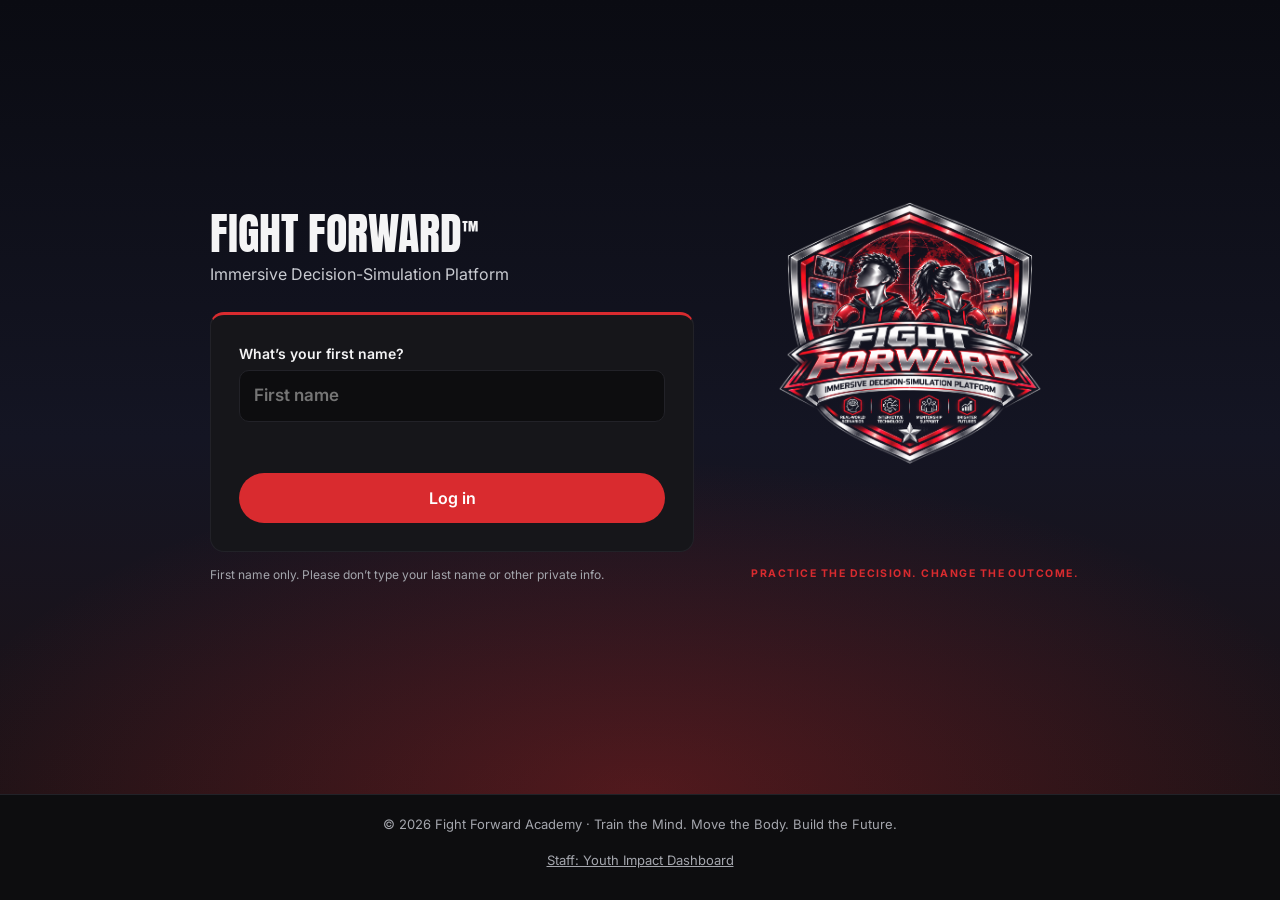
<file: goodbye.html>
<!DOCTYPE html>
<html lang="en">
<head>
  <meta charset="UTF-8">
  <meta name="viewport" content="width=device-width, initial-scale=1, viewport-fit=cover">
  <title>Before you go · Fight Forward</title>
  <meta name="description" content="End-of-session check-in for Fight Forward Academy.">
  <link rel="preconnect" href="https://fonts.googleapis.com">
  <link rel="preconnect" href="https://fonts.gstatic.com" crossorigin>
  <link href="https://fonts.googleapis.com/css2?family=Anton&family=Inter:wght@400;500;600;700&display=swap" rel="stylesheet">
  <link rel="stylesheet" href="assets/css/site.css">
  <style>
    body { min-height: 100vh; min-height: 100dvh; display: flex; flex-direction: column; }
    main {
      flex: 1; display: grid; place-items: center; text-align: center;
      padding: clamp(28px, 6vw, 64px) var(--gutter);
      background:
        radial-gradient(ellipse 80% 60% at 50% 100%, rgba(217, 43, 47, 0.3), transparent 70%),
        linear-gradient(180deg, #0a0b12 0%, #141523 55%, #1d1216 100%);
    }
    .inner { max-width: 720px; width: 100%; }
    h1 { font-family: "Anton", Impact, sans-serif; font-weight: 400; text-transform: uppercase;
      font-size: clamp(32px, 7vw, 60px); line-height: 1.04; margin: 0; text-wrap: balance; }
    h1 .name { color: var(--red); overflow-wrap: anywhere; }
    .lead { margin: 12px 0 0; color: var(--muted); }
    .check { margin-top: 28px; background: rgba(22,22,26,.8); border: 1px solid var(--ink-3); border-top: 3px solid var(--red);
      border-radius: var(--radius); padding: clamp(16px, 3vw, 24px); }
    .check h2 { margin: 0 0 12px; font-family: "Anton", Impact, sans-serif; font-weight: 400; text-transform: uppercase; font-size: 22px; letter-spacing: .04em; }
    .opts { display: flex; flex-wrap: wrap; gap: 10px; justify-content: center; margin: 0; padding: 0; list-style: none; }
    .opt { font: inherit; font-size: 15px; color: var(--text); background: var(--ink); border: 1px solid var(--ink-3);
      border-radius: 999px; padding: 10px 16px; cursor: pointer; min-height: 44px; }
    .opt:hover { border-color: var(--red); }
    .opt:focus-visible { outline: 3px solid var(--red); outline-offset: 2px; }
    .opt[aria-pressed="true"] { background: var(--red); border-color: var(--red); }
    #why { margin-top: 18px; }
    .btn { margin-top: 28px; font-size: 18px; padding: 14px 30px; border: 0; cursor: pointer; }
    .btn[aria-disabled="true"] { opacity: .4; pointer-events: none; }
    .skip-out { display: block; margin: 18px auto 0; color: var(--muted); font: inherit; font-size: 13px; background: none; border: 0; cursor: pointer; text-decoration: underline; padding: 12px; min-height: 44px; }
  </style>
  <link rel="icon" href="assets/img/favicon.svg" type="image/svg+xml">
  <link rel="icon" href="assets/img/favicon-32.png" type="image/png" sizes="32x32">
  <link rel="apple-touch-icon" href="assets/img/apple-touch-icon.png">
</head>
<body>
  <main>
    <div class="inner">
      <h1>Nice work today, <span class="name" data-user-name>Champ</span>.</h1>
      <p class="lead">One last check before you log out. It only takes a few seconds, and you can skip it.</p>

      <section class="check" aria-labelledby="feel-q">
        <h2 id="feel-q">How are you feeling now?</h2>
        <ul class="opts" id="feel"></ul>
        <div id="why" hidden>
          <h2 id="why-q">Why?</h2>
          <ul class="opts" id="why-opts"></ul>
        </div>
      </section>

      <button class="btn" type="button" id="done" aria-disabled="true">Log out</button>
      <button class="skip-out" type="button" id="skip">Skip and log out</button>
    </div>
  </main>

  <footer>
    © 2026 Fight Forward Academy · Train the Mind. Move the Body. Build the Future.
  </footer>

  <script src="assets/js/auth.js"></script>
  <script>
    const user = FFAuth.requireUser();
    const $ = s => document.querySelector(s);
    let feeling = null, reason = null;

    function chips(list, onPick) {
      return list.map(item => {
        const li = document.createElement("li"), b = document.createElement("button");
        b.type = "button"; b.className = "opt"; b.setAttribute("aria-pressed", "false"); b.textContent = item.label;
        b.addEventListener("click", () => {
          li.parentNode.querySelectorAll(".opt").forEach(x => x.setAttribute("aria-pressed", "false"));
          b.setAttribute("aria-pressed", "true"); onPick(item);
        });
        li.append(b); return li;
      });
    }
    $("#feel").replaceChildren(...chips(FFAuth.FEELINGS, f => {
      feeling = f; reason = null; $("#done").setAttribute("aria-disabled", "true");
      $("#why-opts").replaceChildren(...chips(f.why, r => { reason = r; $("#done").removeAttribute("aria-disabled"); }));
      $("#why").hidden = false;
    }));

    $("#done").addEventListener("click", () => {
      if (!feeling || !reason) return;
      FFAuth.logCheckin({ phase: "end", feeling: feeling.id, reason: reason.id });
      FFAuth.finishSignOut({ endCheckin: true });
    });
    $("#skip").addEventListener("click", () => FFAuth.finishSignOut({ endCheckin: false }));
  </script>
</body>
</html>
</file>
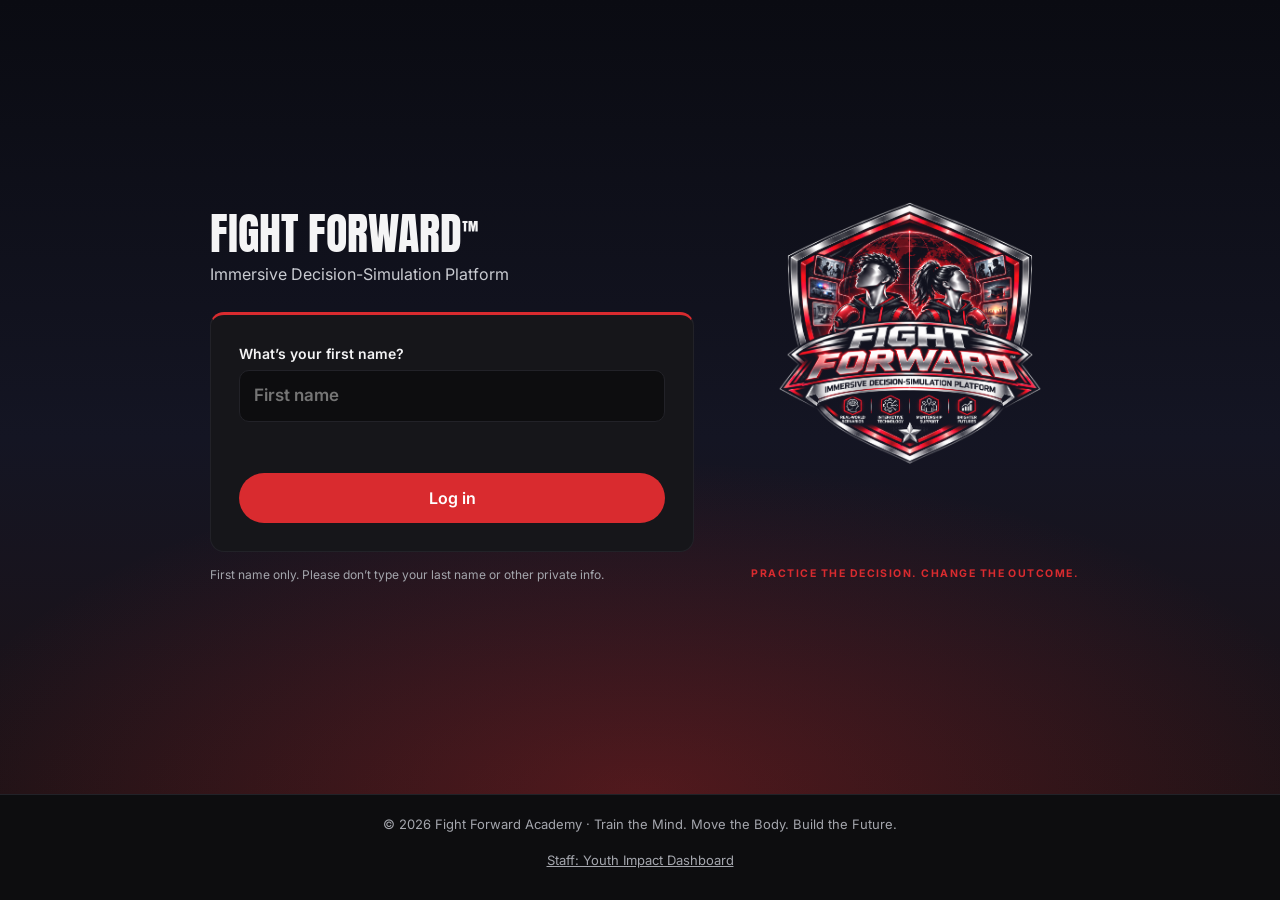
<file: impact-lab.html>
<!DOCTYPE html>
<html lang="en">
<head>
  <meta charset="UTF-8">
  <meta name="viewport" content="width=device-width, initial-scale=1, viewport-fit=cover">
  <title>Impact Lab · Fight Forward Academy</title>
  <meta name="description" content="Hit the gym. Boxing-inspired cardio workouts and basic boxing training.">
  <link rel="preconnect" href="https://fonts.googleapis.com">
  <link rel="preconnect" href="https://fonts.gstatic.com" crossorigin>
  <link href="https://fonts.googleapis.com/css2?family=Anton&family=Inter:wght@400;500;600;700&display=swap" rel="stylesheet">
  <link rel="stylesheet" href="assets/css/site.css">
  <link rel="stylesheet" href="assets/css/paths.css">
  <style>
    .player { text-align: center; border-top: 3px solid var(--red); margin-bottom: clamp(28px, 5vw, 44px);
      background: radial-gradient(ellipse 90% 70% at 50% 0%, rgba(217,43,47,.18), transparent 70%), var(--ink-2); }
    .player-top { display: flex; justify-content: space-between; align-items: center; gap: 12px; flex-wrap: wrap; text-align: left; }
    .player h2 { font-family: "Anton", Impact, sans-serif; font-weight: 400; font-size: clamp(24px, 4vw, 34px); text-transform: uppercase; margin: 0; }
    .player h2:focus { outline: none; }
    .phase { margin: 22px 0 0; font-weight: 700; font-size: 13px; letter-spacing: .18em; text-transform: uppercase; color: var(--red); }
    .phase.rest { color: #5fb8ff; }
    .move { font-family: "Anton", Impact, sans-serif; font-size: clamp(34px, 7vw, 64px); text-transform: uppercase; line-height: 1.05; margin: 6px 0; }
    .clock { font-family: "Anton", Impact, sans-serif; font-size: clamp(72px, 18vw, 140px); line-height: 1; font-variant-numeric: tabular-nums; }
    .cue { color: var(--silver); max-width: 34em; margin: 4px auto 0; min-height: 3em; }
    .bar { height: 8px; border-radius: 99px; background: var(--ink-3); overflow: hidden; margin: 18px auto 0; max-width: 520px; }
    .bar i { display: block; height: 100%; width: 0; background: var(--red); transition: width .3s linear; }
    .count { color: var(--muted); font-size: 13px; margin-top: 8px; }
    .actions { display: flex; flex-wrap: wrap; gap: 10px; justify-content: center; margin-top: 20px; }
    .done-msg { font-size: 18px; }
    .safe { font-size: 13px; color: var(--muted); margin-top: 18px; }
    .badge-done { color: var(--silver); letter-spacing: .08em; }
    .stats { display: flex; flex-wrap: wrap; gap: 24px; }
    .stat b { display: block; font-family: "Anton", Impact, sans-serif; font-weight: 400; font-size: 36px; color: var(--red); }
    .stat span { color: var(--muted); font-size: 13px; }
    .foot { margin-top: 14px; font-size: 13px; color: var(--muted); }
    .foot button { font: inherit; font-size: 13px; color: var(--muted); background: none; border: 0; cursor: pointer; text-decoration: underline; padding: 6px 0; }
  </style>
  <link rel="icon" href="assets/img/favicon.svg" type="image/svg+xml">
  <link rel="icon" href="assets/img/favicon-32.png" type="image/png" sizes="32x32">
  <link rel="apple-touch-icon" href="assets/img/apple-touch-icon.png">
</head>
<body class="themed intro-on bg-path02">
  <button id="intro" type="button" aria-label="Skip intro"><span>Tap to skip</span></button>
  <a class="skip" href="#workouts">Skip to the workouts</a>
  <header class="topbar">
    <a class="brand" href="lobby.html" aria-label="Fight Forward Academy lobby"><span class="brand-mark" aria-hidden="true">FF</span>Fight Forward</a>
    <div class="user">
      <span class="user-name" data-user-greeting>Welcome back</span>
      <span class="avatar" aria-hidden="true" data-user-initial>F</span>
      <a class="signout" href="index.html" data-signout>Log out</a>
    </div>
  </header>

  <div class="bg-hero" aria-hidden="true"></div>

  <main class="wrap">
    <div class="page-head">
      <div class="page-badge"><img src="assets/badges/impact-lab-sq.png" alt="" width="1000" height="1000"></div>
      <div>
        <a class="back" href="lobby.html"><svg width="14" height="14" viewBox="0 0 14 14" aria-hidden="true"><path d="M12 7H3M7 3L3 7l4 4" stroke="currentColor" stroke-width="2" fill="none" stroke-linecap="round" stroke-linejoin="round"/></svg>Back to the lobby</a>
        <p class="eyebrow">Path 02</p>
        <h1>Impact <span>Lab</span></h1>
        <p>Hit the gym. Boxing-inspired cardio and basic boxing training. Pick a workout, press start, and follow the clock.</p>
      </div>
    </div>

    <section class="player card" id="player" hidden aria-live="polite"></section>

    <section class="block" id="workouts" aria-labelledby="w-title">
      <h2 class="section-title" id="w-title">Pick your workout</h2>
      <p class="section-sub">No equipment needed. Every workout starts with a warm-up.</p>
      <div class="pills" id="filters" role="group" aria-label="Filter workouts"></div>
      <ul class="grid" id="grid"></ul>
    </section>

    <section class="block" aria-labelledby="s-title">
      <h2 class="section-title" id="s-title">Your gym log</h2>
      <p class="section-sub">Every finished workout counts.</p>
      <div class="card"><div class="stats" id="stats"></div>
        <div class="foot"><span>Saved on this device for now.</span> <button type="button" id="clear">Clear my log</button></div></div>
    </section>
  </main>

  <footer>© 2026 Fight Forward Academy · Train the Mind. Move the Body. Build the Future.</footer>

  <script src="assets/js/intro.js"></script>
  <script src="assets/js/auth.js"></script>
  <script>
    const user = FFAuth.requireUser();
    const $ = s => document.querySelector(s);
    function el(tag, attrs = {}, ...kids) {
      const n = document.createElement(tag);
      for (const [k, v] of Object.entries(attrs)) {
        if (v == null) continue;
        if (k.startsWith("on")) n.addEventListener(k.slice(2), v); else n.setAttribute(k, v);
      }
      n.append(...kids); return n;
    }

    // ---------- Workouts ----------
    // Built from rounds: each move is a work interval, with a short rest between rounds.
    const W = (name, cue, secs) => ({ name, cue, secs, type: "work" });
    const R = (secs, cue = "Shake it out. Breathe in through your nose, out through your mouth.") => ({ name: "Rest", cue, secs, type: "rest" });
    const warm = [
      W("Jog in place", "Easy pace. Loosen up your legs.", 30),
      W("Arm circles", "Big circles forward, then backward.", 20),
      W("Shadow shuffle", "Light bounce on your toes, hands up by your chin.", 30)
    ];
    function rounds(n, moves, rest) {
      const out = [];
      for (let i = 0; i < n; i++) { out.push(...moves); if (i < n - 1) out.push(R(rest)); }
      return out;
    }
    const WORKOUTS = [
      { id: "cardio-starter", kind: "Cardio", level: "Starter", title: "Corner Cardio",
        teaser: "Get your heart pumping with easy, steady moves.",
        steps: [...warm, ...rounds(3, [W("Jumping jacks", "Land soft. Keep a steady rhythm.", 30), W("High knees", "Knees up to your waist. Pump your arms.", 30), W("Shadow punches", "Quick, light punches. Stay on your toes.", 30)], 20), R(20, "Slow it down. Walk it out.")] },
      { id: "cardio-power", kind: "Cardio", level: "Strong", title: "Round Burner",
        teaser: "Three hard rounds. Push, rest, push again.",
        steps: [...warm, ...rounds(4, [W("Fast feet", "Quick little steps. Stay light.", 30), W("Squat and reach", "Sit back, then stand tall and reach up.", 30), W("Mountain climbers", "Hips low. Drive your knees in.", 30), W("Burst punches", "Fast one-two punches. Breathe out with each punch.", 30)], 25), R(20, "Strong work. Walk it out.")] },
      { id: "boxing-stance", kind: "Boxing basics", level: "Starter", title: "Stance & Guard",
        teaser: "Learn how to stand, move and keep your hands up.",
        steps: [...warm,
          W("Find your stance", "Feet shoulder-width, one foot a step back, knees soft, weight on the balls of your feet.", 30),
          W("Guard up", "Fists by your cheeks, elbows in. Keep your chin down.", 30), R(15),
          W("Step and slide", "Move forward, back, left, right. Never cross your feet.", 40),
          W("Guard and move", "Slide around the room with your hands up the whole time.", 40), R(15),
          W("Pivot", "Plant your front foot and turn on the ball of it. Switch directions.", 40),
          W("Put it together", "Stance, guard, slide, pivot. Smooth and calm.", 45)] },
      { id: "boxing-jab-cross", kind: "Boxing basics", level: "Starter", title: "Jab & Cross",
        teaser: "Your first two punches, done the right way.",
        steps: [...warm,
          W("The jab", "Front hand shoots straight out and snaps back to your chin. Slow and clean.", 40),
          W("The cross", "Back hand punches straight. Turn your back foot and hips into it.", 40), R(15),
          W("One-two", "Jab, then cross. Say it out loud: one, two.", 40),
          W("One-two and reset", "Throw it, then hands right back up to your guard.", 40), R(15),
          ...rounds(2, [W("One-two, slide", "Punch, then slide out of the way.", 30), W("Shadow box free flow", "Your choice. Stay balanced, hands up.", 30)], 15)] },
      { id: "boxing-combos", kind: "Boxing basics", level: "Strong", title: "Hooks & Combos",
        teaser: "Add the hook and string punches into combinations.",
        steps: [...warm,
          W("Jab, cross", "Warm those punches up.", 30),
          W("The hook", "Elbow bent, turn your whole body, punch around like a door swinging.", 40), R(15),
          W("Jab, cross, hook", "Three punches, one flow. Reset your guard.", 40),
          W("Hook, cross, slide", "Finish every combo by moving away.", 40), R(15),
          ...rounds(3, [W("Combo of your choice", "Pick three punches. Stay light and sharp.", 30), W("Bounce and breathe", "Stay loose. Shake your hands out.", 15)], 15)] }
    ];
    const total = w => w.steps.reduce((a, s) => a + s.secs, 0);
    const mins = w => Math.round(total(w) / 60);

    // ---------- Storage (this device only, per student) ----------
    const KEY = "ff.workouts.v1:" + user.id;
    function load() { try { return JSON.parse(localStorage.getItem(KEY)) || []; } catch (e) { return []; } }
    const log = load();
    function save() { try { localStorage.setItem(KEY, JSON.stringify(log)); } catch (e) { /* storage unavailable */ } }

    // ---------- Grid ----------
    let filter = "All";
    function renderFilters() {
      const kinds = ["All", ...new Set(WORKOUTS.map(w => w.kind))];
      $("#filters").replaceChildren(...kinds.map(k => el("button", { class: "pill", type: "button", "aria-pressed": String(k === filter),
        onclick: () => { filter = k; renderFilters(); renderGrid(); } }, k)));
    }
    function renderGrid() {
      $("#grid").replaceChildren(...WORKOUTS.filter(w => filter === "All" || w.kind === filter).map(w => {
        const n = log.filter(l => l.id === w.id).length;
        return el("li", {}, el("button", { class: "tile", type: "button", onclick: () => start(w) },
          el("span", { class: "num" }, w.kind, n ? el("span", { class: "badge-done" }, `✓ ×${n}`) : ""),
          el("h3", {}, w.title), el("p", {}, w.teaser),
          el("span", { class: "meta" }, `${w.level} · about ${mins(w)} min`)));
      }));
    }
    function renderStats() {
      const secs = log.reduce((a, l) => a + l.secs, 0);
      const stat = (v, l) => el("div", { class: "stat" }, el("b", {}, String(v)), el("span", {}, l));
      $("#stats").replaceChildren(stat(log.length, "workouts finished"), stat(Math.round(secs / 60), "minutes moving"),
        stat(new Set(log.map(l => l.at.slice(0, 10))).size, "days at the gym"));
    }
    $("#clear").addEventListener("click", () => {
      if (!confirm("Clear your gym log on this device?")) return;
      log.length = 0; try { localStorage.removeItem(KEY); } catch (e) { /* storage unavailable */ }
      renderGrid(); renderStats();
    });

    // ---------- Events ----------
    // Every workout that starts gets one workout_end: finished, left, switched to another, or the page was closed.
    // `secs` counts time actually moving (paused time is not included).
    let active = null;
    function endActive(reason, completed) {
      if (!active) return;
      const { w, snap } = active, now = snap();
      active = null;
      FFAuth.logEvent("workout_end", { workoutId: w.id, completed, reason, secs: now.secs, plannedSecs: total(w),
        stepsDone: completed ? w.steps.length : now.stepsDone, stepsTotal: w.steps.length });
    }
    addEventListener("pagehide", () => { endActive("page_closed", false); FFAuth.flush(true); });

    // ---------- Player ----------
    let timer = null;
    function stop() { clearInterval(timer); timer = null; }
    function close() { endActive("left", false); stop(); const p = $("#player"); p.hidden = true; p.replaceChildren(); $("#workouts").scrollIntoView({ behavior: "smooth" }); }

    function start(w) {
      endActive("switched", false);
      stop();
      const p = $("#player");
      let i = 0, left = w.steps[0].secs, paused = false, elapsed = 0;
      active = { w, snap: () => ({ secs: elapsed, stepsDone: i }) };
      FFAuth.logEvent("workout_start", { workoutId: w.id, kind: w.kind, level: w.level, plannedSecs: total(w) });
      const h2 = el("h2", { tabindex: "-1" }, w.title);
      const phase = el("p", { class: "phase" }), move = el("div", { class: "move" }), clock = el("div", { class: "clock", role: "timer" }),
            cue = el("p", { class: "cue" }), fill = el("i"), count = el("p", { class: "count" });
      const pauseBtn = el("button", { class: "btn", type: "button", onclick: () => { paused = !paused; pauseBtn.textContent = paused ? "Resume" : "Pause"; } }, "Pause");
      const skipBtn = el("button", { class: "btn btn-ghost", type: "button", onclick: () => next() }, "Skip");
      const view = el("div", {}, phase, move, clock, cue, el("div", { class: "bar" }, fill), count,
        el("div", { class: "actions" }, pauseBtn, skipBtn),
        el("p", { class: "safe" }, "Feel dizzy or hurt? Stop right away, sit down, drink water and tell an adult. You never have to push through pain."));
      p.replaceChildren(el("div", { class: "player-top" }, h2, el("button", { class: "btn btn-ghost", type: "button", onclick: close }, "Leave the gym")), view);
      p.hidden = false; p.scrollIntoView({ behavior: "smooth", block: "start" }); h2.focus({ preventScroll: true });

      function draw() {
        const s = w.steps[i];
        phase.textContent = s.type === "rest" ? "Rest" : "Work"; phase.className = "phase " + s.type;
        move.textContent = s.name; clock.textContent = left; cue.textContent = s.cue;
        fill.style.width = (100 * (s.secs - left) / s.secs) + "%";
        count.textContent = `Step ${i + 1} of ${w.steps.length}` + (w.steps[i + 1] ? ` · Up next: ${w.steps[i + 1].name}` : " · Last one!");
      }
      function finish() {
        stop();
        endActive("finished", true);
        log.push({ id: w.id, secs: elapsed, at: new Date().toISOString() }); save(); renderGrid(); renderStats();
        view.replaceChildren(el("p", { class: "phase" }, "Workout complete"),
          el("div", { class: "move" }, "Nice work, " + user.name),
          el("p", { class: "done-msg" }, `You moved for about ${Math.max(1, Math.round(elapsed / 60))} minutes. Drink some water and cool down.`),
          el("div", { class: "actions" }, el("button", { class: "btn", type: "button", onclick: close }, "Back to workouts"),
            el("button", { class: "btn btn-ghost", type: "button", onclick: () => start(w) }, "Go again")));
      }
      function next() { if (++i >= w.steps.length) return finish(); left = w.steps[i].secs; draw(); }
      draw();
      timer = setInterval(() => {
        if (paused) return;
        elapsed++; left--;
        if (left <= 0) next(); else draw();
      }, 1000);
    }

    renderFilters(); renderGrid(); renderStats();
  </script>
</body>
</html>
</file>
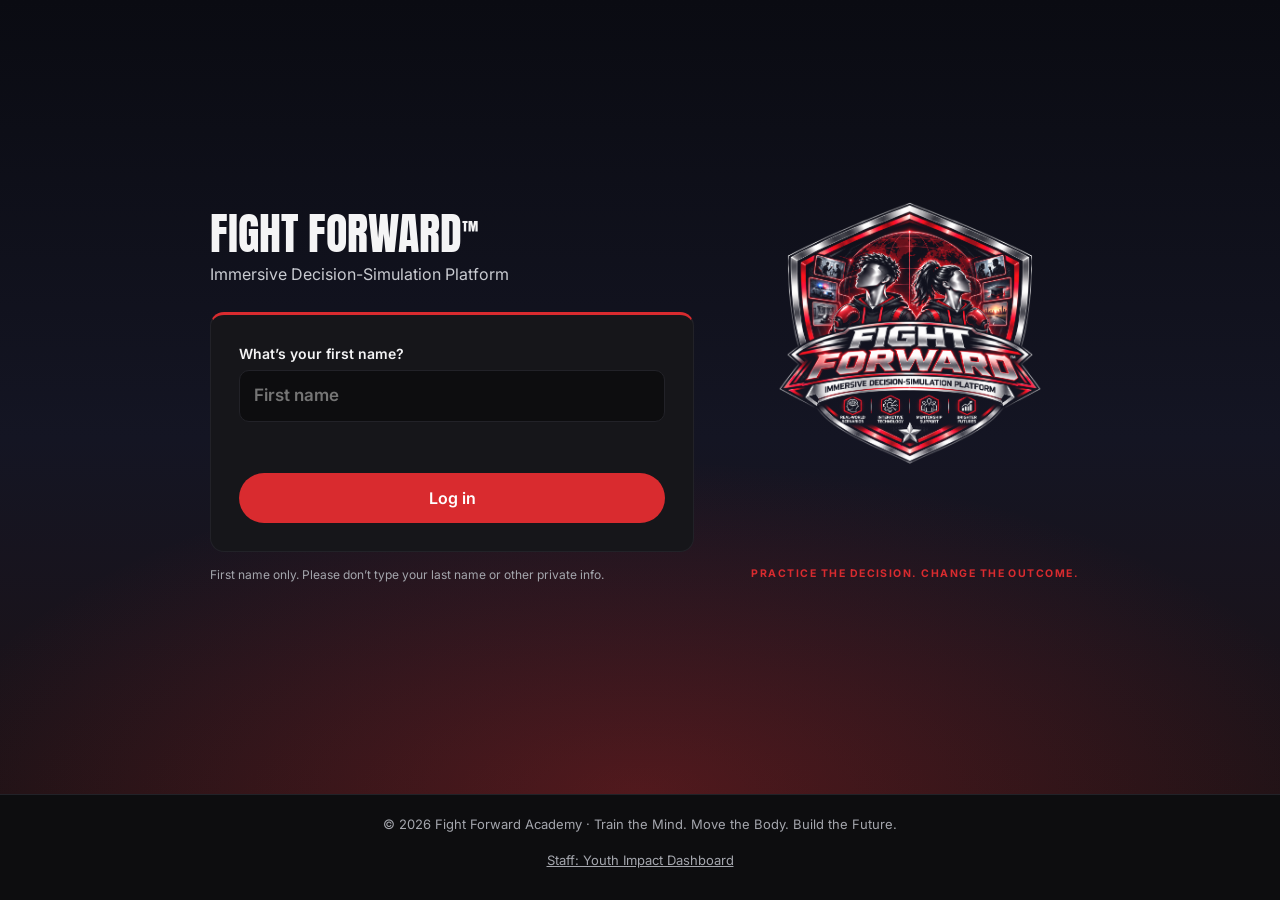
<file: lobby.html>
<!DOCTYPE html>
<html lang="en">
<head>
  <meta charset="UTF-8">
  <meta name="viewport" content="width=device-width, initial-scale=1, viewport-fit=cover">
  <title>Fight Forward Academy</title>
  <meta name="description" content="Welcome to Fight Forward Academy. Train the mind. Move the body. Build the future.">
  <link rel="preconnect" href="https://fonts.googleapis.com">
  <link rel="preconnect" href="https://fonts.gstatic.com" crossorigin>
  <link href="https://fonts.googleapis.com/css2?family=Anton&family=Inter:wght@400;500;600;700&display=swap" rel="stylesheet">
  <link rel="stylesheet" href="assets/css/site.css">
  <style>
    /* ---------- Hero ---------- */
    .hero {
      position: relative;
      text-align: center;
      padding: clamp(28px, 5vw, 56px) var(--gutter) 0;
      background:
        radial-gradient(ellipse 80% 60% at 50% 100%, rgba(217, 43, 47, 0.28), transparent 70%),
        linear-gradient(180deg, #0a0b12 0%, #141523 55%, #1d1216 100%);
    }
    .hero h1 {
      font-family: "Anton", Impact, sans-serif;
      font-weight: 400;
      font-size: clamp(34px, 7vw, 76px);
      line-height: 1.02;
      letter-spacing: 0.01em;
      text-transform: uppercase;
      margin: 0;
      text-wrap: balance;
    }
    .hero h1 span { color: var(--red); }
    .tagline {
      margin: 12px auto 0;
      color: var(--silver);
      font-size: clamp(15px, 2vw, 18px);
      max-width: 36em;
    }
    .tagline strong { color: var(--text); font-weight: 600; }

    .building {
      position: relative;
      width: 100%;
      max-width: 1100px;
      margin: clamp(20px, 4vw, 40px) auto 0;
      border-radius: var(--radius) var(--radius) 0 0;
      overflow: hidden;
    }
    .building img { display: block; width: 100%; height: auto; }
    .metaphor {
      position: absolute; top: 0; left: 0; right: 0;
      padding: clamp(10px, 2vw, 18px) clamp(12px, 3vw, 24px) clamp(22px, 4vw, 40px);
      background: linear-gradient(180deg, rgba(5, 6, 10, 0.82), rgba(5, 6, 10, 0));
      color: #fff; text-align: center; font-weight: 600; font-style: italic;
      font-size: clamp(12px, 1.9vw, 18px); letter-spacing: 0.02em;
      text-shadow: 0 1px 6px rgba(0, 0, 0, 0.8);
    }

    /* ---------- Paths ---------- */
    .paths {
      padding: clamp(36px, 6vw, 64px) var(--gutter) clamp(48px, 7vw, 80px);
      max-width: 1100px;
      margin: 0 auto;
    }
    .paths-head { text-align: center; margin-bottom: clamp(24px, 4vw, 36px); }
    .paths-head h2 {
      font-family: "Anton", Impact, sans-serif;
      font-weight: 400;
      font-size: clamp(26px, 4vw, 38px);
      text-transform: uppercase;
      letter-spacing: 0.03em;
      margin: 0;
    }
    .paths-head p { color: var(--muted); margin: 6px 0 0; }

    .path-grid {
      list-style: none; margin: 0; padding: 0;
      display: grid;
      grid-template-columns: repeat(4, 1fr);
      gap: 18px;
    }

    .path {
      position: relative;
      display: flex; flex-direction: column;
      height: 100%;
      text-decoration: none;
      background: var(--ink-2);
      border: 1px solid var(--ink-3);
      border-radius: var(--radius);
      overflow: hidden;
      transition: transform 0.2s ease, border-color 0.2s ease, box-shadow 0.2s ease;
    }
    .path:hover {
      transform: translateY(-4px);
      border-color: var(--red);
      box-shadow: 0 14px 30px -12px rgba(217, 43, 47, 0.55);
    }
    .path:focus-visible {
      outline: 3px solid var(--red);
      outline-offset: 3px;
    }

    /* Light plate: the badge artwork has a light background, so it sits on a matching plate */
    .badge-plate {
      background: radial-gradient(circle at 50% 40%, #2a1416 0%, #050506 75%);
      display: grid; place-items: center;
      padding: 18px 12px 14px;
      
      border-bottom: 3px solid var(--red);
    }
    /* Every badge renders in the same square frame, whatever the source image's size */
    .badge-plate img {
      width: clamp(96px, 30vw, 150px);
      height: clamp(96px, 30vw, 150px);
      max-width: 100%;
      object-fit: contain;
      mix-blend-mode: screen;
      transition: transform 0.25s ease;
    }
    .badge-plate img.art { mix-blend-mode: screen; }
    .path:hover .badge-plate img { transform: scale(1.08); filter: drop-shadow(0 0 14px rgba(217,43,47,.8)); }
    .building { position: relative; overflow: hidden; }
    .building::after { content: ""; position: absolute; inset: 0; pointer-events: none;
      background: linear-gradient(110deg, transparent 40%, rgba(255,255,255,.18) 50%, transparent 60%);
      transform: translateX(-100%); animation: sheen 6s ease-in-out 1s infinite; }
    @keyframes sheen { 60%, 100% { transform: translateX(100%); } }
    .hero h1, .tagline, .building { animation: rise .9s ease both; }
    .tagline { animation-delay: .15s; } .building { animation-delay: .3s; }
    @keyframes rise { from { opacity: 0; transform: translateY(18px) scale(.98); } to { opacity: 1; transform: none; } }

    .path-body { padding: 16px 16px 18px; display: flex; flex-direction: column; gap: 6px; flex: 1; }
    .path-num {
      font-size: 11px; font-weight: 700; letter-spacing: 0.18em; text-transform: uppercase; color: var(--red);
    }
    .path-title {
      font-family: "Anton", Impact, sans-serif;
      font-weight: 400;
      font-size: 22px;
      line-height: 1.1;
      text-transform: uppercase;
      letter-spacing: 0.02em;
      margin: 0;
    }
    .path-desc { color: var(--muted); font-size: 14px; margin: 0; }
    .path-go {
      margin-top: auto; padding-top: 10px;
      font-size: 13px; font-weight: 600; color: var(--text);
      display: flex; align-items: center; gap: 6px;
    }
    .path-go svg { transition: transform 0.2s ease; }
    .path:hover .path-go svg { transform: translateX(3px); }

    /* ---------- Responsive ---------- */
    @media (max-width: 1080px) {
      .path-grid { grid-template-columns: repeat(2, 1fr); }
    }
    @media (max-width: 720px) {
      .path-grid { grid-template-columns: repeat(2, 1fr); gap: 12px; }
      .path-title { font-size: 19px; }
      .path-desc { font-size: 13px; }
    }
    @media (max-width: 400px) {
      .path-grid { grid-template-columns: 1fr; }
    }

  </style>
  <link rel="icon" href="assets/img/favicon.svg" type="image/svg+xml">
  <link rel="icon" href="assets/img/favicon-32.png" type="image/png" sizes="32x32">
  <link rel="apple-touch-icon" href="assets/img/apple-touch-icon.png">
</head>
<body>
  <a class="skip" href="#paths">Skip to your paths</a>

  <header class="topbar">
    <a class="brand" href="lobby.html" aria-label="Fight Forward Academy lobby">
      <span class="brand-mark" aria-hidden="true">FF</span>
      Fight Forward
    </a>
    <div class="user">
      <span class="user-name" data-user-greeting>Welcome back</span>
      <span class="avatar" aria-hidden="true" data-user-initial>F</span>
      <a class="signout" href="index.html" data-signout>Log out</a>
    </div>
  </header>

  <main>
    <section class="hero" aria-labelledby="welcome">
      <h1 id="welcome">Welcome to <span>Fight Forward</span> Academy</h1>
      <p class="tagline">Every day is a new round. <strong>Scroll down and choose your path wisely.</strong></p>

      <figure class="building">
        <img src="assets/img/academy-final.png" width="1536" height="1024" alt="The Fight Forward Academy building: a glass-and-steel training center with the Fight Forward shield on the front, and signs for Practice Decision-Making, Bring It to the Ring, Impact Lab and Coaching Corner.">
        <figcaption class="metaphor">This academy is a visual metaphor for the digital experience.</figcaption>
      </figure>
    </section>

    <section class="paths" id="paths" aria-labelledby="paths-title">
      <div class="paths-head">
        <h2 id="paths-title">Choose your path</h2>
        <p>Four doors. Every one of them moves you forward.</p>
      </div>

      <ul class="path-grid">
        <li>
          <a class="path" href="fight-forward.html">
            <div class="badge-plate">
              <img class="art" src="assets/badges/ff-logo-v2.png" alt="" width="1374" height="1145">
            </div>
            <div class="path-body">
              <span class="path-num">Path 01</span>
              <h3 class="path-title">Fight Forward</h3>
              <p class="path-desc">Real-life scenarios and youth programming. Make the call, see where it leads.</p>
              <span class="path-go">Enter
                <svg width="14" height="14" viewBox="0 0 14 14" aria-hidden="true"><path d="M2 7h9M7 3l4 4-4 4" stroke="currentColor" stroke-width="2" fill="none" stroke-linecap="round" stroke-linejoin="round"/></svg>
              </span>
            </div>
          </a>
        </li>
        <li>
          <a class="path" href="impact-lab.html">
            <div class="badge-plate">
              <img src="assets/badges/impact-lab-sq.png" alt="" width="1000" height="1000">
            </div>
            <div class="path-body">
              <span class="path-num">Path 02</span>
              <h3 class="path-title">Impact Lab</h3>
              <p class="path-desc">Hit the gym. Boxing-inspired cardio workouts and basic boxing training.</p>
              <span class="path-go">Enter
                <svg width="14" height="14" viewBox="0 0 14 14" aria-hidden="true"><path d="M2 7h9M7 3l4 4-4 4" stroke="currentColor" stroke-width="2" fill="none" stroke-linecap="round" stroke-linejoin="round"/></svg>
              </span>
            </div>
          </a>
        </li>
        <li>
          <a class="path" href="bring-it-to-the-ring.html">
            <div class="badge-plate">
              <img src="assets/badges/ring-sq.png" alt="" width="1000" height="1000">
            </div>
            <div class="path-body">
              <span class="path-num">Path 03</span>
              <h3 class="path-title">Bring It to the Ring</h3>
              <p class="path-desc">Step in and face today’s topic. Open, honest talk about real life.</p>
              <span class="path-go">Enter
                <svg width="14" height="14" viewBox="0 0 14 14" aria-hidden="true"><path d="M2 7h9M7 3l4 4-4 4" stroke="currentColor" stroke-width="2" fill="none" stroke-linecap="round" stroke-linejoin="round"/></svg>
              </span>
            </div>
          </a>
        </li>
        <li>
          <a class="path" href="coaching-corner.html">
            <div class="badge-plate">
              <img class="art" src="assets/badges/coaching-sq.png" alt="" width="1000" height="1000">
            </div>
            <div class="path-body">
              <span class="path-num">Path 04</span>
              <h3 class="path-title">Coaching Corner</h3>
              <p class="path-desc">Questions about a lesson, or something private? Talk with a safety adult.</p>
              <span class="path-go">Enter
                <svg width="14" height="14" viewBox="0 0 14 14" aria-hidden="true"><path d="M2 7h9M7 3l4 4-4 4" stroke="currentColor" stroke-width="2" fill="none" stroke-linecap="round" stroke-linejoin="round"/></svg>
              </span>
            </div>
          </a>
        </li>
      </ul>
    </section>

  </main>

  <footer>
    © 2026 Fight Forward Academy · Train the Mind. Move the Body. Build the Future.
  </footer>
  <script src="assets/js/auth.js"></script>
  <script>FFAuth.requireUser();</script>
</body>
</html>
</file>
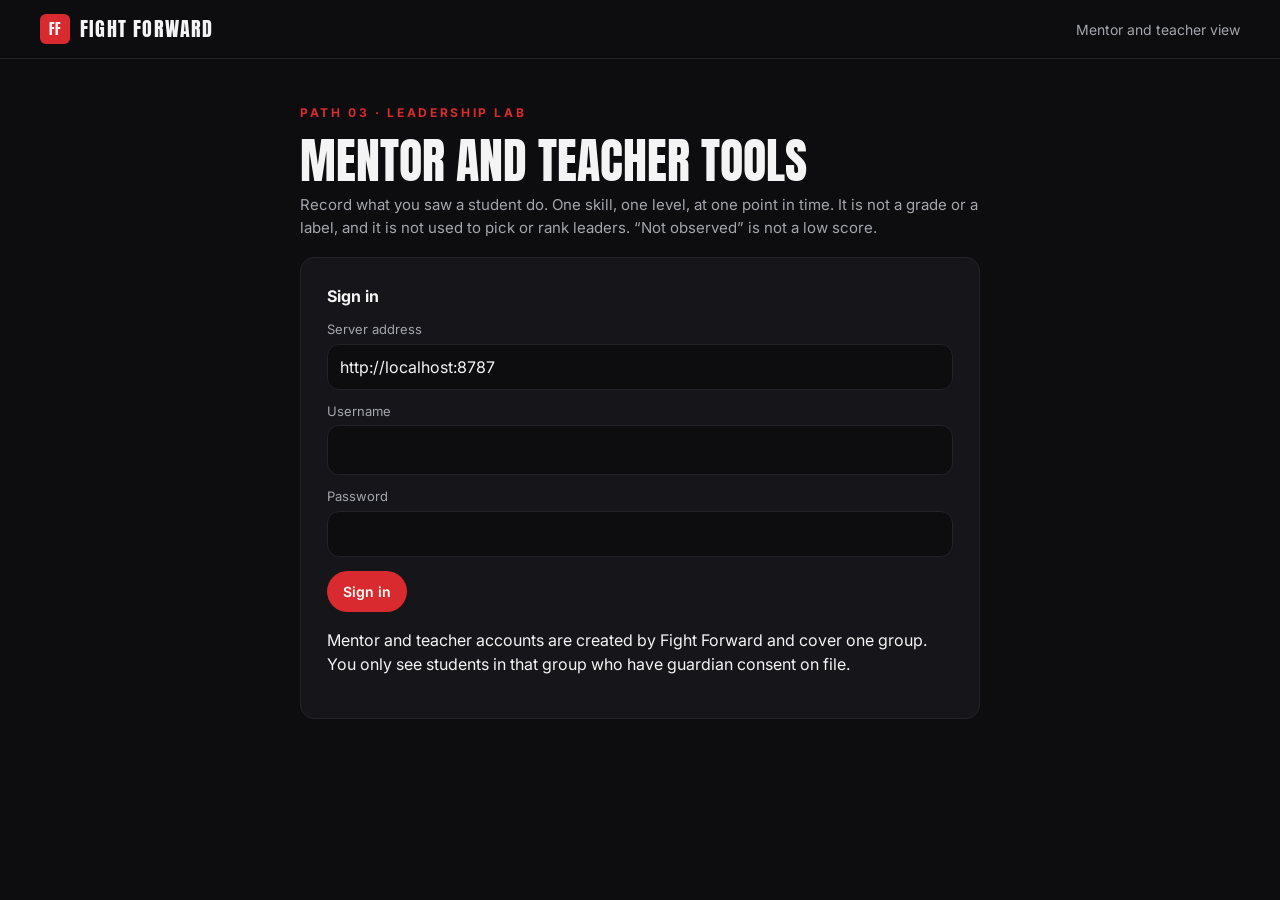
<file: mentor.html>
<!DOCTYPE html>
<html lang="en">
<head>
  <meta charset="UTF-8">
  <meta name="viewport" content="width=device-width, initial-scale=1, viewport-fit=cover">
  <title>Mentor and teacher tools · Fight Forward Academy</title>
  <meta name="robots" content="noindex">
  <link rel="preconnect" href="https://fonts.googleapis.com">
  <link rel="preconnect" href="https://fonts.gstatic.com" crossorigin>
  <link href="https://fonts.googleapis.com/css2?family=Anton&family=Inter:wght@400;500;600;700&display=swap" rel="stylesheet">
  <link rel="stylesheet" href="assets/css/site.css">
  <link rel="stylesheet" href="assets/css/paths.css">
  <style>
    main { max-width: 760px; margin: 0 auto; padding: clamp(20px, 4vw, 40px) var(--gutter) 60px; }
    h1 { font-family: "Anton", Impact, sans-serif; font-weight: 400; text-transform: uppercase; font-size: clamp(30px, 6vw, 48px); line-height: 1.05; margin: 4px 0 8px; }
    .card { margin: 0 0 16px; }
    label { display: block; margin: 12px 0 4px; font-size: 13px; color: var(--muted); }
    select, input { width: 100%; min-height: 44px; font: inherit; font-size: 16px; color: var(--text); background: var(--ink); border: 1px solid var(--ink-3); border-radius: 12px; padding: 10px 12px; }
    .chips { display: flex; flex-wrap: wrap; gap: 8px; }
    .chips .pill { min-height: 44px; }
    .row { display: flex; flex-wrap: wrap; gap: 10px; align-items: center; margin-top: 14px; }
    .status { min-height: 1.4em; font-size: 14px; color: var(--silver); }
    .status.err { color: #ff8a8a; }
    .obs { list-style: none; margin: 0; padding: 0; display: grid; gap: 10px; }
    .obs li { background: var(--ink); border: 1px solid var(--ink-3); border-radius: 12px; padding: 10px 14px; }
    .obs p { margin: 4px 0 0; }
    .obs button { font: inherit; font-size: 13px; color: var(--muted); background: none; border: 0; text-decoration: underline; cursor: pointer; min-height: 44px; padding: 0; }
  </style>
  <link rel="icon" href="assets/img/favicon.svg" type="image/svg+xml">
  <link rel="icon" href="assets/img/favicon-32.png" type="image/png" sizes="32x32">
</head>
<body>
  <header class="topbar">
    <a class="brand" href="lobby.html"><span class="brand-mark" aria-hidden="true">FF</span> Fight Forward</a>
    <div class="user"><span class="user-name">Mentor and teacher view</span></div>
  </header>
  <main>
    <p class="eyebrow">Path 03 · Leadership Lab</p>
    <h1>Mentor and teacher tools</h1>
    <p class="section-sub">Record what you saw a student do. One skill, one level, at one point in time. It is not a grade or a label, and it is not used to pick or rank leaders. “Not observed” is not a low score.</p>

    <form class="card" id="signin">
      <b>Sign in</b>
      <label for="url">Server address</label><input id="url" type="url" value="http://localhost:8787" required>
      <label for="user">Username</label><input id="user" type="text" autocomplete="username" autocapitalize="none" spellcheck="false" required>
      <label for="pass">Password</label><input id="pass" type="password" autocomplete="current-password" required>
      <div class="row"><button class="btn" type="submit">Sign in</button></div>
      <p class="hint">Mentor and teacher accounts are created by Fight Forward and cover one group. You only see students in that group who have guardian consent on file.</p>
    </form>

    <div id="work" hidden>
      <div class="row" style="margin:0 0 12px"><span id="who" class="hint"></span><button class="btn btn-ghost" type="button" id="out">Sign out</button></div>
      <div class="card" id="overview-card"><b>Your group</b>
        <p class="hint" id="ov-sum"></p>
        <ul class="obs" id="ov-list"></ul>
        <p class="hint">Counts and dates only. No scores, levels or labels. Use it to see who has not had a chance yet, so everyone gets an opportunity to lead.</p>
      </div>
      <form class="card" id="form">
        <label for="student">Student</label><select id="student" required></select>
        <label for="comp">Skill you observed</label><select id="comp" required></select>
        <label for="chal">During</label><select id="chal"></select>
        <label id="lvl-l">What level did you see?</label>
        <div class="chips" id="lvl" role="group" aria-labelledby="lvl-l"></div>
        <div id="assist-box">
          <label id="as-l">How much help did the student have?</label>
          <div class="chips" id="assist" role="group" aria-labelledby="as-l"></div>
        </div>
        <label for="note">Note (optional, what you saw them do, up to 500 characters)</label>
        <textarea id="note" maxlength="500" rows="3"></textarea>
        <p class="notice"><span><strong>Leadership behavior only.</strong> Do not record a safety concern here. Follow your school’s safeguarding procedure. Notes stay on the server, are visible to mentors in this group, and are never shown in group reports.</span></p>
        <div class="row"><button class="btn" type="submit">Save observation</button><span class="status" id="msg" role="status" aria-live="polite"></span></div>
      </form>
      <div class="card"><b>This student’s observations</b><ul class="obs" id="list"></ul><p class="hint" id="none">Nothing recorded yet.</p></div>
    </div>
  </main>
  <script>
    const $ = s => document.querySelector(s);
    const COMPS = { self_awareness: "Self-awareness & confidence", responsibility: "Responsibility & accountability", self_discipline: "Self-discipline & goals",
      communication: "Communication & listening", empathy: "Empathy & emotional intelligence", inclusion: "Respect, inclusion & collaboration", teamwork: "Teamwork & cooperation",
      conflict: "Conflict resolution & problem solving", initiative: "Initiative & positive influence", decisions: "Critical thinking & decisions", creativity: "Creativity & innovation",
      adaptability: "Adaptability & resilience", integrity: "Integrity & ethics", service: "Service & community", vision: "Vision, purpose & empowering others" };
    const CHALS = { other: "Something else", lead_discussion: "Leading a group discussion", service_project: "A service project", welcome: "Welcoming a new student",
      team_assignment: "A team assignment", school_idea: "Proposing a school idea", mediation: "A supervised disagreement practice" };
    const LEVELS = [[0, "Not observed"], [1, "1 Emerging"], [2, "2 Developing"], [3, "3 Demonstrating"], [4, "4 Inspiring"]];
    const HELP = [["alone", "On their own"], ["some", "A little help"], ["lots", "A lot of help"]];
    const KEY = "ff.mentor.api";
    let api = null, level = null, assist = "";
    function el(tag, attrs, ...kids) { const n = document.createElement(tag); for (const [k, v] of Object.entries(attrs || {})) { if (k.startsWith("on")) n.addEventListener(k.slice(2), v); else n.setAttribute(k, v); } n.append(...kids); return n; }
    const msg = (t, err) => { const m = $("#msg"); m.textContent = t; m.className = "status" + (err ? " err" : ""); };

    async function call(path, opts = {}) {
      let res;
      try { res = await fetch(api.url + path, { method: opts.method || "GET", body: opts.body && JSON.stringify(opts.body),
        headers: { ...(opts.body ? { "Content-Type": "application/json" } : {}), ...(api.token ? { Authorization: "Bearer " + api.token } : {}) } }); }
      catch (e) { throw new Error("Could not reach the server."); }
      const data = await res.json().catch(() => ({}));
      if (res.status === 401) { if (api.token) signOut(); throw new Error(data.error || "Please sign in again."); }
      if (!res.ok) throw new Error(data.error || "The server returned an error (" + res.status + ").");
      return data;
    }
    function chips(box, items, current, pick) {
      box.replaceChildren(...items.map(([v, t]) => el("button", { type: "button", class: "pill", "aria-pressed": String(current === v), onclick: () => pick(v) }, t)));
    }
    function paintChips() {
      chips($("#lvl"), LEVELS, level, v => { level = v; if (v === 0) assist = ""; paintChips(); });
      $("#assist-box").hidden = !level;
      chips($("#assist"), HELP, assist, v => { assist = v; paintChips(); });
    }
    async function loadList() {
      const id = $("#student").value; if (!id) return;
      try {
        const { observations } = await call("/api/observations?studentId=" + encodeURIComponent(id));
        $("#none").hidden = observations.length > 0;
        $("#list").replaceChildren(...observations.map(o => el("li", {},
          el("b", {}, COMPS[o.competency] || o.competency), " · ", o.level ? LEVELS[o.level][1] : "Not observed",
          el("span", { class: "hint" }, ` · ${new Date(o.at).toLocaleDateString()} · ${o.observer}`),
          o.note ? el("p", {}, o.note) : "",
          o.observer === api.user ? el("button", { type: "button", onclick: async () => { if (!confirm("Delete this observation?")) return; try { await call("/api/observations/" + o.id, { method: "DELETE" }); loadList(); } catch (e) { msg(e.message, true); } } }, "Delete") : "")));
      } catch (e) { msg(e.message, true); }
    }
    async function start() {
      const { students } = await call("/api/group/overview");
      $("#signin").hidden = true; $("#work").hidden = false;
      $("#who").textContent = "Signed in as " + api.user;
      $("#student").replaceChildren(...students.map(s => new Option(s.name ? `${s.name} (${s.id})` : s.id, s.id)));
      const none = students.filter(s => !s.checkins);
      $("#ov-sum").textContent = students.length ? `${students.length} students with consent on file. ${students.length - none.length} have done a leadership check-in, ${students.filter(s => s.plan).length} have a growth plan, ${students.filter(s => s.observations).length} have an observation from an adult.` : "";
      $("#ov-list").replaceChildren(...students.map(s => el("li", {}, el("b", {}, s.name || s.id), el("span", { class: "hint" }, ` · check-ins ${s.checkins} · challenges ${s.challenges} · plan ${s.plan ? "yes" : "not yet"} · adult observations ${s.observations} · last active ${s.lastSeen || "never"}`))));
      $("#comp").replaceChildren(...Object.entries(COMPS).map(([v, t]) => new Option(t, v)));
      $("#chal").replaceChildren(...Object.entries(CHALS).map(([v, t]) => new Option(t, v)));
      if (!students.length) msg("No students with consent on file in your group yet.", true);
      paintChips(); loadList();
    }
    function signOut() { try { sessionStorage.removeItem(KEY); } catch (e) { /* ignore */ } api = null; $("#signin").hidden = false; $("#work").hidden = true; }
    $("#out").addEventListener("click", async () => { try { await call("/auth/logout", { method: "POST", body: {} }); } catch (e) { /* ignore */ } signOut(); });
    $("#student").addEventListener("change", loadList);
    $("#signin").addEventListener("submit", async e => {
      e.preventDefault();
      api = { url: $("#url").value.replace(/\/+$/, ""), token: "", user: "" };
      try {
        const res = await call("/auth/login", { method: "POST", body: { username: $("#user").value, password: $("#pass").value } });
        if (!["mentor", "teacher"].includes(res.user.role)) { api.token = res.token; await call("/auth/logout", { method: "POST", body: {} }); throw new Error("This page is for mentor and teacher accounts."); }
        api.token = res.token; api.user = res.user.username; $("#pass").value = "";
        try { sessionStorage.setItem(KEY, JSON.stringify(api)); } catch (er) { /* ignore */ }
        await start();
      } catch (er) { api = null; alert(er.message); }
    });
    $("#form").addEventListener("submit", async e => {
      e.preventDefault();
      if (level == null) return msg("Pick a level (or Not observed).", true);
      if (level && !assist) return msg("Pick how much help the student had.", true);
      try {
        await call("/api/observations", { method: "POST", body: { studentId: $("#student").value, competency: $("#comp").value, challenge: $("#chal").value, level, assistance: assist, note: $("#note").value } });
        msg("Saved."); $("#note").value = ""; level = null; assist = ""; paintChips(); loadList();
      } catch (er) { msg(er.message, true); }
    });
    try { const saved = JSON.parse(sessionStorage.getItem(KEY)); if (saved && saved.token) { api = saved; start().catch(signOut); } } catch (e) { /* ignore */ }
  </script>
</body>
</html>
</file>
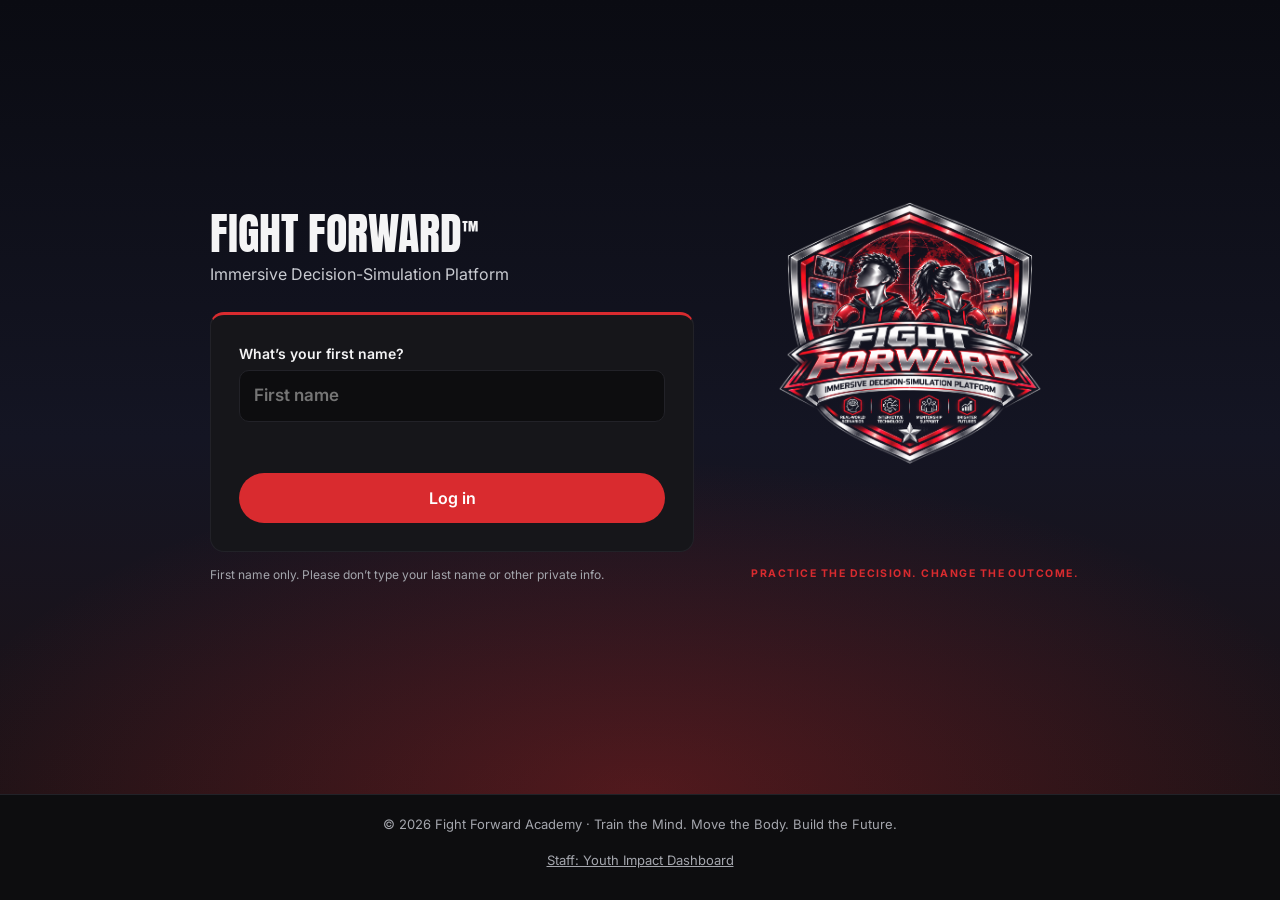
<file: welcome.html>
<!DOCTYPE html>
<html lang="en">
<head>
  <meta charset="UTF-8">
  <title>Fight Forward</title>
  <meta http-equiv="refresh" content="0; url=index.html">
  <script>location.replace("index.html" + location.search);</script>
  <link rel="icon" href="assets/img/favicon.svg" type="image/svg+xml">
  <link rel="icon" href="assets/img/favicon-32.png" type="image/png" sizes="32x32">
  <link rel="apple-touch-icon" href="assets/img/apple-touch-icon.png">
</head>
<body><a href="index.html">Continue to Fight Forward</a></body>
</html>
</file>
<file: assets/css/site.css>
/* Shared styles for every Fight Forward Academy page */
:root {
  --ink: #0d0d0f;
  --ink-2: #16161a;
  --ink-3: #222228;
  --red: #d92b2f;
  --red-deep: #9e1419;
  --silver: #c9cbd1;
  --text: #f4f4f5;
  --muted: #a4a6ad;
  --plate: #ececec;
  --radius: 14px;
  --gutter: clamp(16px, 4vw, 40px);
}

* { box-sizing: border-box; }

html, body { margin: 0; }
html { -webkit-text-size-adjust: 100%; text-size-adjust: 100%; }

body {
  background: var(--ink);
  color: var(--text);
  font-family: "Inter", system-ui, -apple-system, sans-serif;
  line-height: 1.5;
  -webkit-font-smoothing: antialiased;
  overflow-x: hidden;
}

a { color: inherit; }
img, video, iframe, svg { max-width: 100%; }
h1, h2, h3, p, li { overflow-wrap: break-word; }

.skip {
  position: absolute; left: -9999px; top: 8px;
  background: var(--red); color: #fff; padding: 8px 14px; border-radius: 8px; z-index: 10;
}
.skip:focus { left: 8px; }

/* ---------- Top bar ---------- */
.topbar {
  display: flex; align-items: center; justify-content: space-between;
  padding: 14px max(var(--gutter), env(safe-area-inset-right)) 14px max(var(--gutter), env(safe-area-inset-left));
  border-bottom: 1px solid var(--ink-3);
  background: var(--ink);
}
.brand {
  display: flex; align-items: center; gap: 10px;
  font-family: "Anton", Impact, sans-serif;
  font-size: 20px; letter-spacing: 0.06em; text-transform: uppercase;
  text-decoration: none;
}
.brand-mark {
  width: 30px; height: 30px; border-radius: 6px;
  background: var(--red); display: grid; place-items: center;
  font-size: 14px; letter-spacing: 0;
}
.user {
  display: flex; align-items: center; gap: 12px; font-size: 14px; color: var(--muted);
}
.avatar {
  width: 34px; height: 34px; border-radius: 50%;
  background: var(--ink-3); border: 2px solid var(--red);
  display: grid; place-items: center; color: var(--text); font-weight: 600; font-size: 13px;
}

.signout { color: var(--muted); font-size: 13px; text-decoration: underline; }
.signout:hover { color: var(--text); }

.eyebrow {
  display: inline-block;
  font-size: 12px; font-weight: 700; letter-spacing: 0.22em; text-transform: uppercase;
  color: var(--red);
  margin: 0 0 10px;
}
/* Centered variant: padding offsets the trailing letter-spacing so the text is truly centered. */
.eyebrow.center {
  display: block; text-align: center; text-wrap: balance;
  padding-left: 0.22em;
}

/* ---------- Buttons ---------- */
.btn {
  display: inline-flex; align-items: center; gap: 8px;
  background: var(--red); color: #fff; text-decoration: none;
  font: inherit; font-weight: 600; font-size: 14px;
  padding: 10px 16px; border: 0; border-radius: 999px;
  cursor: pointer;
  transition: background 0.2s ease;
}
.btn:hover { background: var(--red-deep); }
.btn:focus-visible { outline: 3px solid #fff; outline-offset: 2px; }
.btn-ghost {
  background: transparent; color: var(--text);
  border: 1px solid var(--ink-3);
}
.btn-ghost:hover { background: var(--ink-3); }

footer {
  border-top: 1px solid var(--ink-3);
  padding: 20px var(--gutter) max(20px, env(safe-area-inset-bottom));
  text-align: center; color: var(--muted); font-size: 13px;
}

@media (max-width: 720px) {
  .user-name { display: none; }
  .bg-hero { min-height: 120px; }
}

/* Short landscape phones: keep fixed overlays and heroes from eating the screen */
@media (max-height: 480px) and (orientation: landscape) {
  .bg-hero { height: 14vw; min-height: 60px; }
  #intro span { padding: 6px 12px; }
}

/* Touch devices: comfortable tap targets, no tap flash */
a, button { -webkit-tap-highlight-color: transparent; }
@media (pointer: coarse) {
  .btn { min-height: 44px; justify-content: center; }
  .signout, .skip-link, .record-foot button { display: inline-block; padding: 10px 6px; }
  .tab { min-height: 44px; }
}

@media (prefers-reduced-motion: reduce) {
  *, *::before, *::after { transition: none !important; animation: none !important; }
}

/* ---------- Path pages: art intro + sign banner ---------- */
/* Set --bg on <body style="--bg: url(...)">. The banner shows the building sign at full brightness;
   the same art sits dimmed behind the page so text stays readable. */
#intro { position: fixed; inset: 0; z-index: 50; border: 0; cursor: pointer; color: var(--text); font: inherit;
  background: #0a0b12 var(--bg) center top / cover no-repeat; filter: brightness(1.15);
  display: flex; align-items: flex-end; justify-content: center; padding: 0 0 max(28px, env(safe-area-inset-bottom));
  transition: opacity .7s ease; }
#intro.out { opacity: 0; pointer-events: none; }
#intro span { font-size: 13px; letter-spacing: .2em; text-transform: uppercase; color: #fff; background: rgba(5,6,10,.55);
  border-radius: 999px; padding: 8px 16px; text-shadow: 0 1px 4px rgba(0,0,0,.8); }
body.intro-on { overflow: hidden; }
body.themed::before { content: ""; position: fixed; inset: 0; z-index: -1;
  background: linear-gradient(180deg, rgba(10,11,18,.55), rgba(10,11,18,.82)), var(--bg) center top / cover no-repeat, var(--ink); }
.bg-hero { position: relative; height: 21vw; min-height: 84px; background: var(--bg) center top / 100% auto no-repeat; }
.bg-hero::after { content: ""; position: absolute; inset: auto 0 0; height: 40%;
  background: linear-gradient(180deg, transparent, rgba(10,11,18,.82)); }
body.bg-path01 { --bg: url("../img/path01-immersive.jpg"); }
body.bg-path02 { --bg: url("../img/path02-bg.png"); }
body.bg-path03 { --bg: url("../img/path03-bg.png"); }
body.bg-path04 { --bg: url("../img/path04-bg.png"); }
</file>
<file: assets/css/paths.css>
/* Shared layout for Path 02-04 pages (Impact Lab, Bring It to the Ring, Coaching Corner) */
.wrap { max-width: 1100px; margin: 0 auto; padding: 0 var(--gutter); }
.back { display: flex; width: fit-content; margin-bottom: 10px; align-items: center; gap: 6px; color: var(--muted); font-size: 14px; text-decoration: none; }
.back:hover { color: var(--text); }
.page-head { padding: clamp(24px, 4vw, 44px) 0 clamp(20px, 3vw, 32px); display: flex; gap: clamp(16px, 3vw, 28px); align-items: center; }
.page-badge { flex: none; width: clamp(84px, 14vw, 120px); aspect-ratio: 1; border-radius: var(--radius);
  background: radial-gradient(circle at 50% 40%, #2a1416 0%, #050506 75%); display: grid; place-items: center;
  border-bottom: 3px solid var(--red); overflow: hidden; }
.page-badge img { width: 90%; height: 90%; object-fit: contain; mix-blend-mode: screen; }
.page-head .eyebrow { display: block; margin-bottom: 6px; }
.page-head h1 { font-family: "Anton", Impact, sans-serif; font-weight: 400; font-size: clamp(32px, 6vw, 60px); line-height: 1.02; text-transform: uppercase; margin: 0; }
.page-head h1 span { color: var(--red); }
.page-head p { margin: 8px 0 0; color: var(--silver); max-width: 36em; }
.section-title { font-family: "Anton", Impact, sans-serif; font-weight: 400; font-size: clamp(22px, 3vw, 30px); text-transform: uppercase; letter-spacing: .03em; margin: 0 0 4px; }
.section-sub { color: var(--muted); margin: 0 0 18px; font-size: 15px; }
section.block { padding-bottom: clamp(28px, 5vw, 44px); }
.card { background: var(--ink-2); border: 1px solid var(--ink-3); border-radius: var(--radius); padding: clamp(16px, 3vw, 26px); }
.grid { list-style: none; margin: 0; padding: 0; display: grid; grid-template-columns: repeat(3, 1fr); gap: 14px; }
.tile { width: 100%; height: 100%; text-align: left; display: flex; flex-direction: column; gap: 8px; font: inherit; color: inherit; cursor: pointer;
  background: var(--ink-2); border: 1px solid var(--ink-3); border-radius: var(--radius); padding: 16px; transition: transform .2s, border-color .2s; }
.tile:hover { transform: translateY(-3px); border-color: var(--red); }
.tile:focus-visible, .pill:focus-visible, textarea:focus-visible, input:focus-visible { outline: 3px solid var(--red); outline-offset: 2px; }
.tile .num { display: flex; justify-content: space-between; font-size: 11px; font-weight: 700; letter-spacing: .18em; text-transform: uppercase; color: var(--red); }
.tile h3 { font-family: "Anton", Impact, sans-serif; font-weight: 400; font-size: 22px; line-height: 1.1; text-transform: uppercase; margin: 0; }
.tile p { color: var(--muted); font-size: 14px; margin: 0; }
.meta { margin-top: auto; font-size: 12px; font-weight: 600; letter-spacing: .04em; color: var(--silver); }
.pill { font: inherit; font-size: 14px; color: var(--text); cursor: pointer; background: var(--ink-2); border: 1px solid var(--ink-3); border-radius: 999px; padding: 8px 16px; }
.pill:hover { border-color: var(--red); }
.pill[aria-pressed="true"] { border-color: var(--red); background: #1c1113; }
.pills { display: flex; flex-wrap: wrap; gap: 8px; margin: 0 0 16px; }
.notice { display: flex; gap: 10px; align-items: flex-start; background: var(--ink); border: 1px solid var(--ink-3); border-left: 4px solid var(--red);
  border-radius: 0 12px 12px 0; padding: 12px 16px; font-size: 14px; color: var(--silver); margin: 0 0 18px; }
.notice strong { color: var(--text); }
textarea, input[type=text] { width: 100%; font: inherit; font-size: 16px; color: var(--text); background: var(--ink); border: 1px solid var(--ink-3); border-radius: 12px; padding: 12px 14px; }
textarea { resize: vertical; min-height: 84px; }
.stage-panel[hidden], [hidden] { display: none !important; }
@media (max-width: 900px) { .grid { grid-template-columns: repeat(2, 1fr); } }
@media (max-width: 560px) { .grid { grid-template-columns: 1fr; } .page-head { align-items: flex-start; } }
</file>
<file: assets/css/leadership.css>
/* Leadership Lab (Path 03). Uses the shared variables in site.css. */
.tabs { display: flex; flex-wrap: wrap; gap: 8px; margin: 0 0 12px; }
.tabs .pill, #lab-root .chips .pill { min-height: 44px; }
#lab-root .chips { display: flex; flex-wrap: wrap; gap: 8px; margin: 4px 0 12px; }
#lab-root label { display: block; margin: 12px 0 2px; }
#lab-root .sub { font-family: "Anton", Impact, sans-serif; font-weight: 400; font-size: 20px; text-transform: uppercase; letter-spacing: .03em; margin: 16px 0 8px; }
#lab-root .card .sub:first-child { margin-top: 0; }
#lab-root fieldset.comp { border: 1px solid var(--ink-3); border-radius: 12px; background: var(--ink); padding: 12px 14px; margin: 0 0 12px; min-width: 0; }
#lab-root fieldset.comp legend { padding: 0 6px; font-weight: 700; }
#lab-root fieldset.comp p { margin: 0 0 8px; }
#lab-root .levels { margin: 0 0 12px; color: var(--silver); font-size: 14px; }
#lab-root .levels summary { cursor: pointer; min-height: 44px; display: flex; align-items: center; }
#lab-root .levels ul { margin: 0; padding-left: 20px; }
#lab-root .actions { display: flex; flex-wrap: wrap; gap: 10px; align-items: center; margin-top: 14px; }
#lab-root .btn[disabled] { opacity: .45; cursor: not-allowed; }
#lab-root .toast { min-height: 1.4em; margin: 0 0 8px; color: var(--silver); }
#lab-root .clist { list-style: none; margin: 0 0 16px; padding: 0; display: grid; gap: 10px; }
#lab-root .citem { background: var(--ink); border: 1px solid var(--ink-3); border-radius: 12px; padding: 12px 14px; }
#lab-root .citem p { margin: 4px 0; }
#lab-root .cgrid { grid-template-columns: repeat(3, 1fr); margin-bottom: 16px; }
#lab-root .jcard { margin: 0 0 12px; }
#lab-root .jlist { list-style: none; margin: 0; padding: 0; display: grid; gap: 10px; }
#lab-root .jlist li { display: grid; grid-template-columns: minmax(0, 1fr) auto; gap: 2px 12px; align-items: center; }
#lab-root .jname { font-weight: 600; }
#lab-root .jlist .hint { grid-column: 1 / -1; }
.meter { display: inline-flex; gap: 3px; }
.meter .seg { width: 22px; height: 10px; border-radius: 3px; background: var(--ink-3); }
.meter .seg.on { background: var(--red); }
.meter .seg.was { background: #5a2a2c; }
@media (max-width: 900px) { #lab-root .cgrid { grid-template-columns: repeat(2, 1fr); } }
@media (max-width: 560px) { #lab-root .cgrid { grid-template-columns: 1fr; } }
</file>
<file: assets/css/modules.css>
/* Styles for the animated scenes, coach, and games on the Fight Forward module pages */

/* ---------- Animated scene ---------- */
.scene { margin: 0 0 22px; }
.stage {
  position: relative; overflow: hidden;
  height: clamp(280px, 46vw, 380px);
  border-radius: var(--radius); border: 1px solid var(--ink-3);
  background: #222;
}
.stage[data-setting="field"]     { background: linear-gradient(#69b4ee 0 54%, #3f9a4a 54% 100%); }
.stage[data-setting="field"]::after {
  content: ""; position: absolute; left: 0; right: 0; top: 54%; height: 3px; background: rgba(255,255,255,0.35);
}
.stage[data-setting="hallway"]   {
  background:
    repeating-linear-gradient(90deg, #5a6b82 0 54px, #4a5a70 54px 58px) 0 0 / 100% 62% no-repeat,
    linear-gradient(#cfd3d9 0 62%, #8c7b68 62% 100%);
}
.stage[data-setting="classroom"] { background: linear-gradient(#e8dcc2 0 62%, #8c7b68 62% 100%); }
.stage[data-setting="cafeteria"] { background: linear-gradient(#f0d9a8 0 60%, #b58a5a 60% 100%); }
.stage[data-setting="phone"]     { background: radial-gradient(ellipse at 50% 0%, #2a2d3a, #0e0f14 70%); }

.stage-label {
  position: absolute; top: 10px; left: 12px; z-index: 3;
  font-size: 11px; font-weight: 700; letter-spacing: 0.14em; text-transform: uppercase;
  color: #fff; background: rgba(0,0,0,0.55); padding: 4px 10px; border-radius: 999px;
}

.cast {
  position: absolute; left: 0; right: 0; bottom: 0;
  display: flex; justify-content: space-around; align-items: flex-end;
  padding: 0 4%;
}
.actor { display: flex; flex-direction: column; align-items: center; transition: transform 0.25s ease, opacity 0.25s ease; opacity: 0.8; }
.fig { height: clamp(130px, 25vw, 210px); aspect-ratio: 100 / 140; }
.fig svg { width: 100%; height: 100%; display: block; }
.actor-name {
  font-size: 12px; font-weight: 700; color: #fff; background: rgba(0,0,0,0.6);
  padding: 2px 10px; border-radius: 999px; margin: 4px 0 8px;
}
.actor.speaking { opacity: 1; transform: translateY(-6px) scale(1.04); }
.stage.phone-mode .cast { display: none; }

.bubble {
  position: absolute; z-index: 4; top: 46px; transform: translateX(-50%);
  width: max-content; max-width: min(64%, 440px);
  background: #fff; color: #111; border-radius: 16px; padding: 10px 14px;
  font-size: clamp(14px, 2.1vw, 18px); line-height: 1.35;
  box-shadow: 0 6px 18px rgba(0,0,0,0.35);
}
.bubble::after {
  content: ""; position: absolute; left: 50%; bottom: -9px; transform: translateX(-50%);
  border: 9px solid transparent; border-bottom: 0; border-top-color: #fff;
}
.bubble b { color: var(--red-deep); }

.narr {
  position: absolute; z-index: 4; left: 50%; top: 46px; transform: translateX(-50%);
  width: max-content; max-width: 88%; text-align: center;
  background: rgba(10,10,14,0.85); color: #fff; border-radius: 10px; padding: 10px 16px;
  font-weight: 600; font-size: clamp(14px, 2.1vw, 18px);
  border-left: 4px solid var(--red);
}
.stage.phone-mode .narr { top: auto; bottom: 14px; }

.phone {
  position: absolute; z-index: 2; left: 50%; top: 44px; bottom: 12px; transform: translateX(-50%);
  width: min(86%, 380px); display: flex; flex-direction: column;
  background: #101116; border: 2px solid #3a3d4a; border-radius: 22px; overflow: hidden;
}
.phone[hidden] { display: none; }
.phone-bar { background: #1c1e27; text-align: center; font-size: 12px; font-weight: 700; padding: 6px; color: var(--silver); }
.phone-list { list-style: none; margin: 0; padding: 10px; display: flex; flex-direction: column; gap: 8px; overflow-y: auto; flex: 1; padding-bottom: 54px; }
.msg { align-self: flex-start; max-width: 82%; background: #2a2d3a; border-radius: 16px 16px 16px 4px; padding: 7px 12px; animation: pop 0.25s ease; }
.msg.mine { align-self: flex-end; background: var(--red); border-radius: 16px 16px 4px 16px; }
.msg-from { display: block; font-size: 11px; font-weight: 700; color: var(--silver); }
.msg-text { font-size: 15px; }
.sysmsg { align-self: center; font-size: 12px; color: var(--muted); text-align: center; animation: pop 0.25s ease; }
@keyframes pop { from { transform: translateY(6px) scale(0.97); opacity: 0; } to { transform: none; opacity: 1; } }

.stage-play {
  position: absolute; inset: 0; z-index: 6; width: 100%;
  display: flex; flex-direction: column; align-items: center; justify-content: center; gap: 12px;
  background: rgba(0,0,0,0.55); border: 0; color: #fff; cursor: pointer;
  font: inherit; font-weight: 700; font-size: 18px;
}
.stage-play[hidden] { display: none; }
.stage-play:hover .tri { background: var(--red-deep); }
.stage-play:focus-visible { outline: 3px solid #fff; outline-offset: -6px; }
.tri {
  width: 68px; height: 68px; border-radius: 50%; background: var(--red);
  display: grid; place-items: center;
}
.tri::before { content: ""; border-left: 20px solid #fff; border-top: 12px solid transparent; border-bottom: 12px solid transparent; margin-left: 5px; }

.scene-controls { display: flex; gap: 10px; align-items: center; margin-top: 10px; }
.btn.small { padding: 6px 14px; font-size: 13px; }
.progress { flex: 1; height: 6px; background: var(--ink-3); border-radius: 999px; overflow: hidden; }
.progress-bar { display: block; height: 100%; width: 0; background: var(--red); transition: width 0.4s ease; }
.real-video { width: 100%; border-radius: var(--radius); background: #000; margin-bottom: 10px; }
[hidden] { display: none !important; }

/* ---------- Coach ---------- */
.coach {
  display: flex; gap: 16px; align-items: flex-start;
  background: var(--ink); border: 1px solid var(--ink-3); border-radius: var(--radius); padding: 16px;
}
.coach-who { flex: none; text-align: center; width: 84px; }
.coach-fig { width: 84px; background: radial-gradient(circle at 50% 40%, #3a1013, #16161a); border-radius: 50%; border: 2px solid var(--red); aspect-ratio: 1; overflow: hidden; }
.coach-fig svg { width: 100%; margin-top: 8px; display: block; }
.coach-name { display: block; margin-top: 6px; font-family: "Anton", Impact, sans-serif; letter-spacing: 0.06em; text-transform: uppercase; font-size: 14px; }
.coach-talk { flex: 1; min-width: 0; }
.coach-intro { margin: 0 0 12px; font-size: 16px; font-weight: 600; }
.why-list { list-style: none; margin: 0; padding: 0; display: grid; gap: 10px; }
.why { border-left: 4px solid var(--ink-3); background: var(--ink-2); border-radius: 0 12px 12px 0; padding: 10px 14px; }
.why.best  { border-left-color: #3fbf6f; }
.why.ok    { border-left-color: #e0a526; }
.why.rough { border-left-color: var(--red); }
.why-head { display: flex; flex-wrap: wrap; gap: 8px; align-items: center; }
.why-title { font-weight: 600; font-size: 15px; flex: 1 1 14em; }
.why-text { margin: 6px 0 0; color: var(--silver); font-size: 15px; }
.tag { font-size: 11px; font-weight: 700; letter-spacing: 0.08em; text-transform: uppercase; padding: 3px 9px; border-radius: 999px; color: #0d0d0f; }
.tag.best  { background: #3fbf6f; }
.tag.ok    { background: #e0a526; }
.tag.rough { background: #ff6b6e; }
.picked { font-size: 11px; font-weight: 700; letter-spacing: 0.08em; text-transform: uppercase; color: var(--text); border: 1px solid var(--silver); padding: 2px 8px; border-radius: 999px; }

/* ---------- Games ---------- */
.game-top { display: flex; justify-content: space-between; color: var(--muted); font-weight: 600; font-size: 14px; margin-bottom: 10px; }
.game-card {
  background: var(--ink); border: 1px solid var(--ink-3); border-top: 3px solid var(--red); border-radius: 12px;
  padding: clamp(18px, 3vw, 28px); font-size: clamp(18px, 2.6vw, 24px); font-weight: 600; margin-bottom: 14px; min-height: 5.5em;
  display: flex; align-items: center;
}
.game-feedback { min-height: 1.6em; margin: 12px 0 0; font-weight: 600; }
.game-feedback.good { color: #5fdc8c; }
.game-feedback.bad { color: #ff8f92; }

/* ---------- Chips by module type ---------- */
.chip.type-video    { background: var(--red); border-color: var(--red); color: #fff; }
.chip.type-game     { background: #e0a526; border-color: #e0a526; color: #111; }
.chip.type-scenario { background: var(--silver); border-color: var(--silver); color: #111; }

@media (max-width: 560px) {
  .coach { flex-direction: column; align-items: stretch; }
  .coach-who { display: flex; align-items: center; gap: 10px; width: auto; text-align: left; }
  .coach-fig { width: 56px; }
  .scene-controls { flex-wrap: wrap; }
  .progress { flex-basis: 100%; order: 5; }
}
</file>
